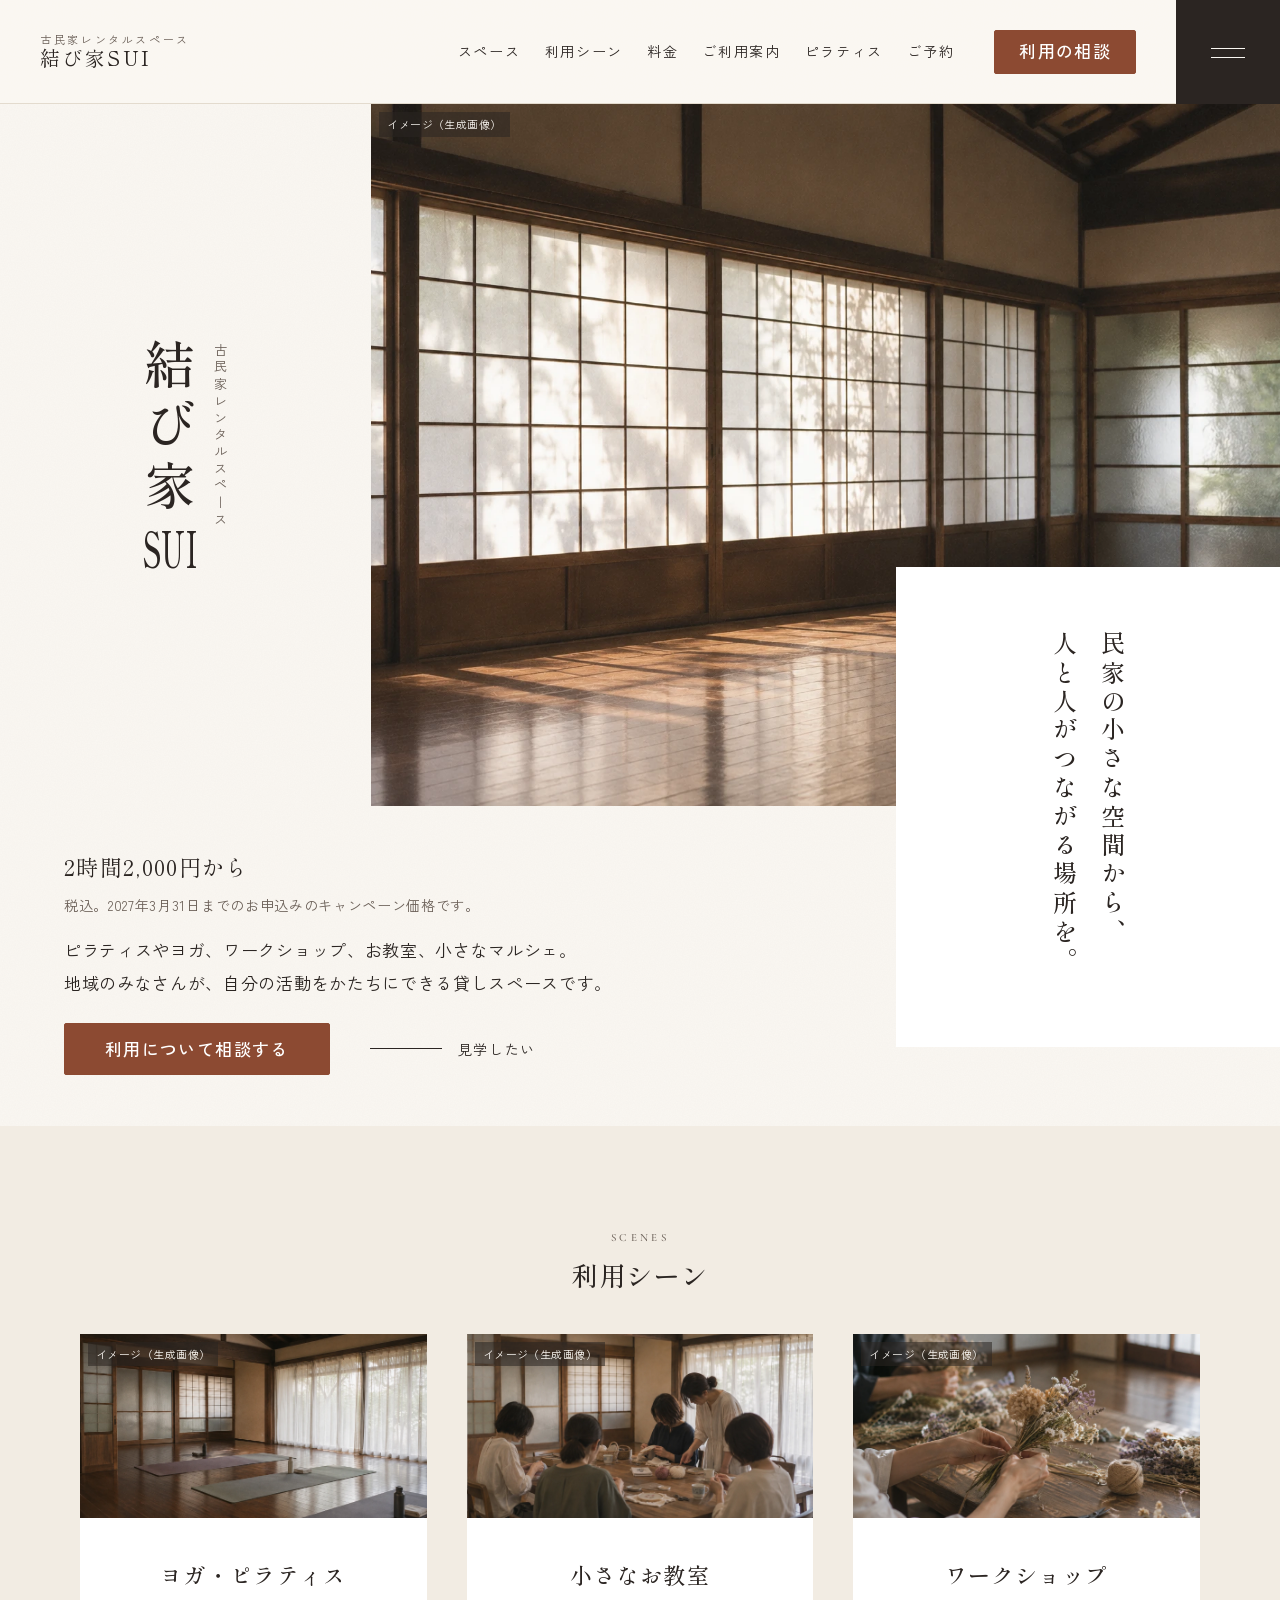
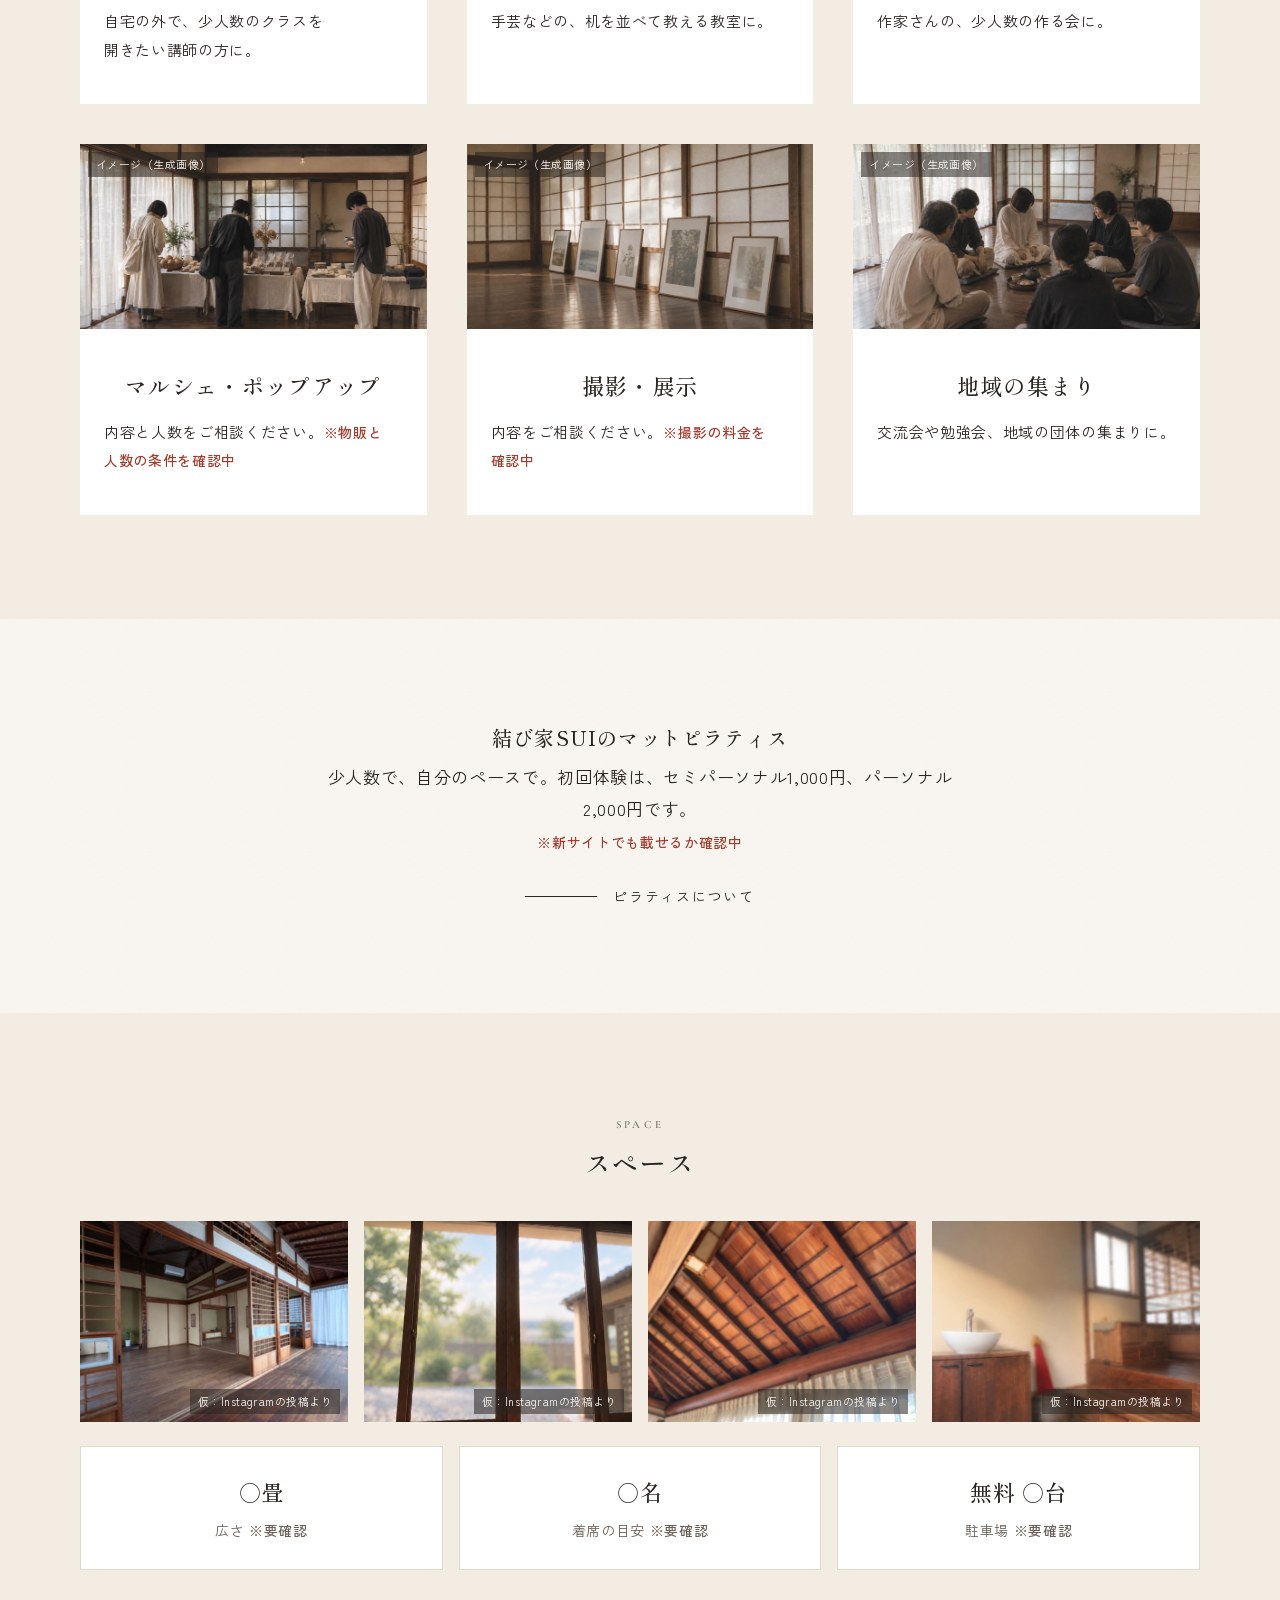
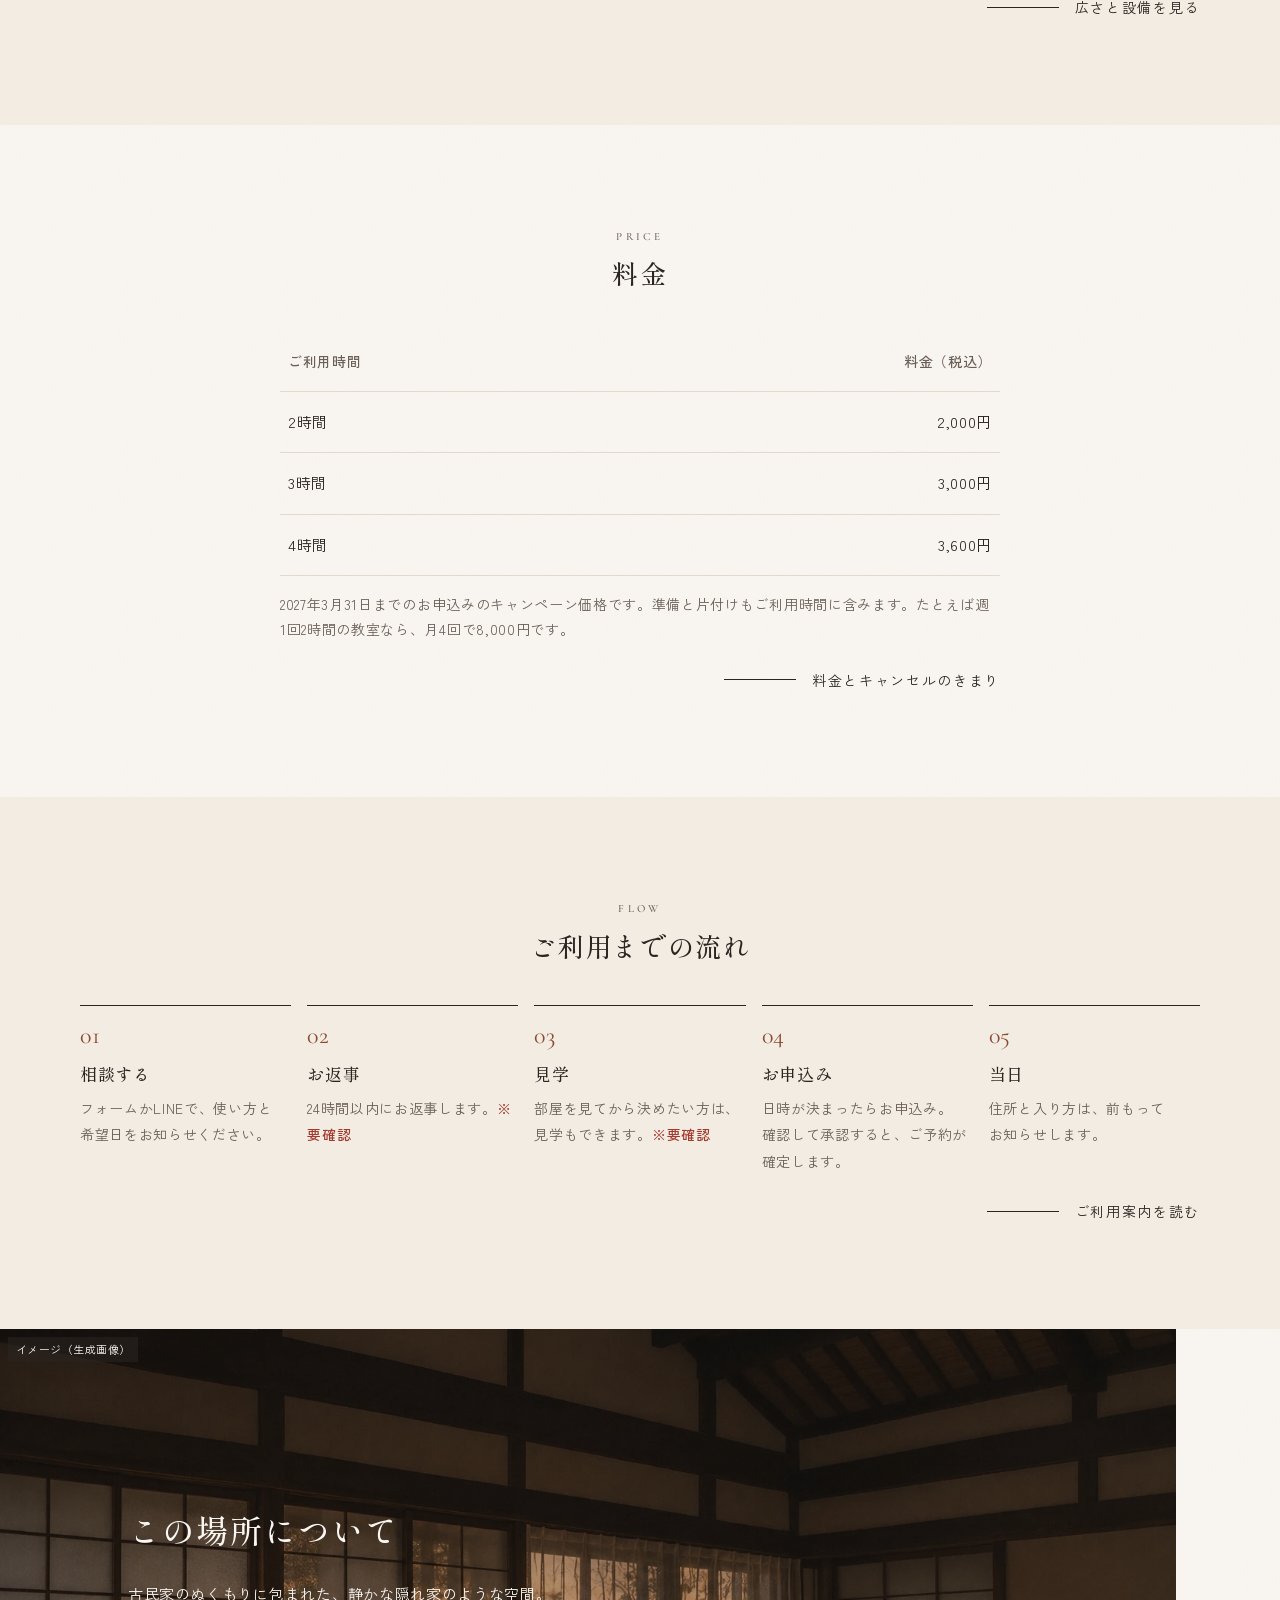
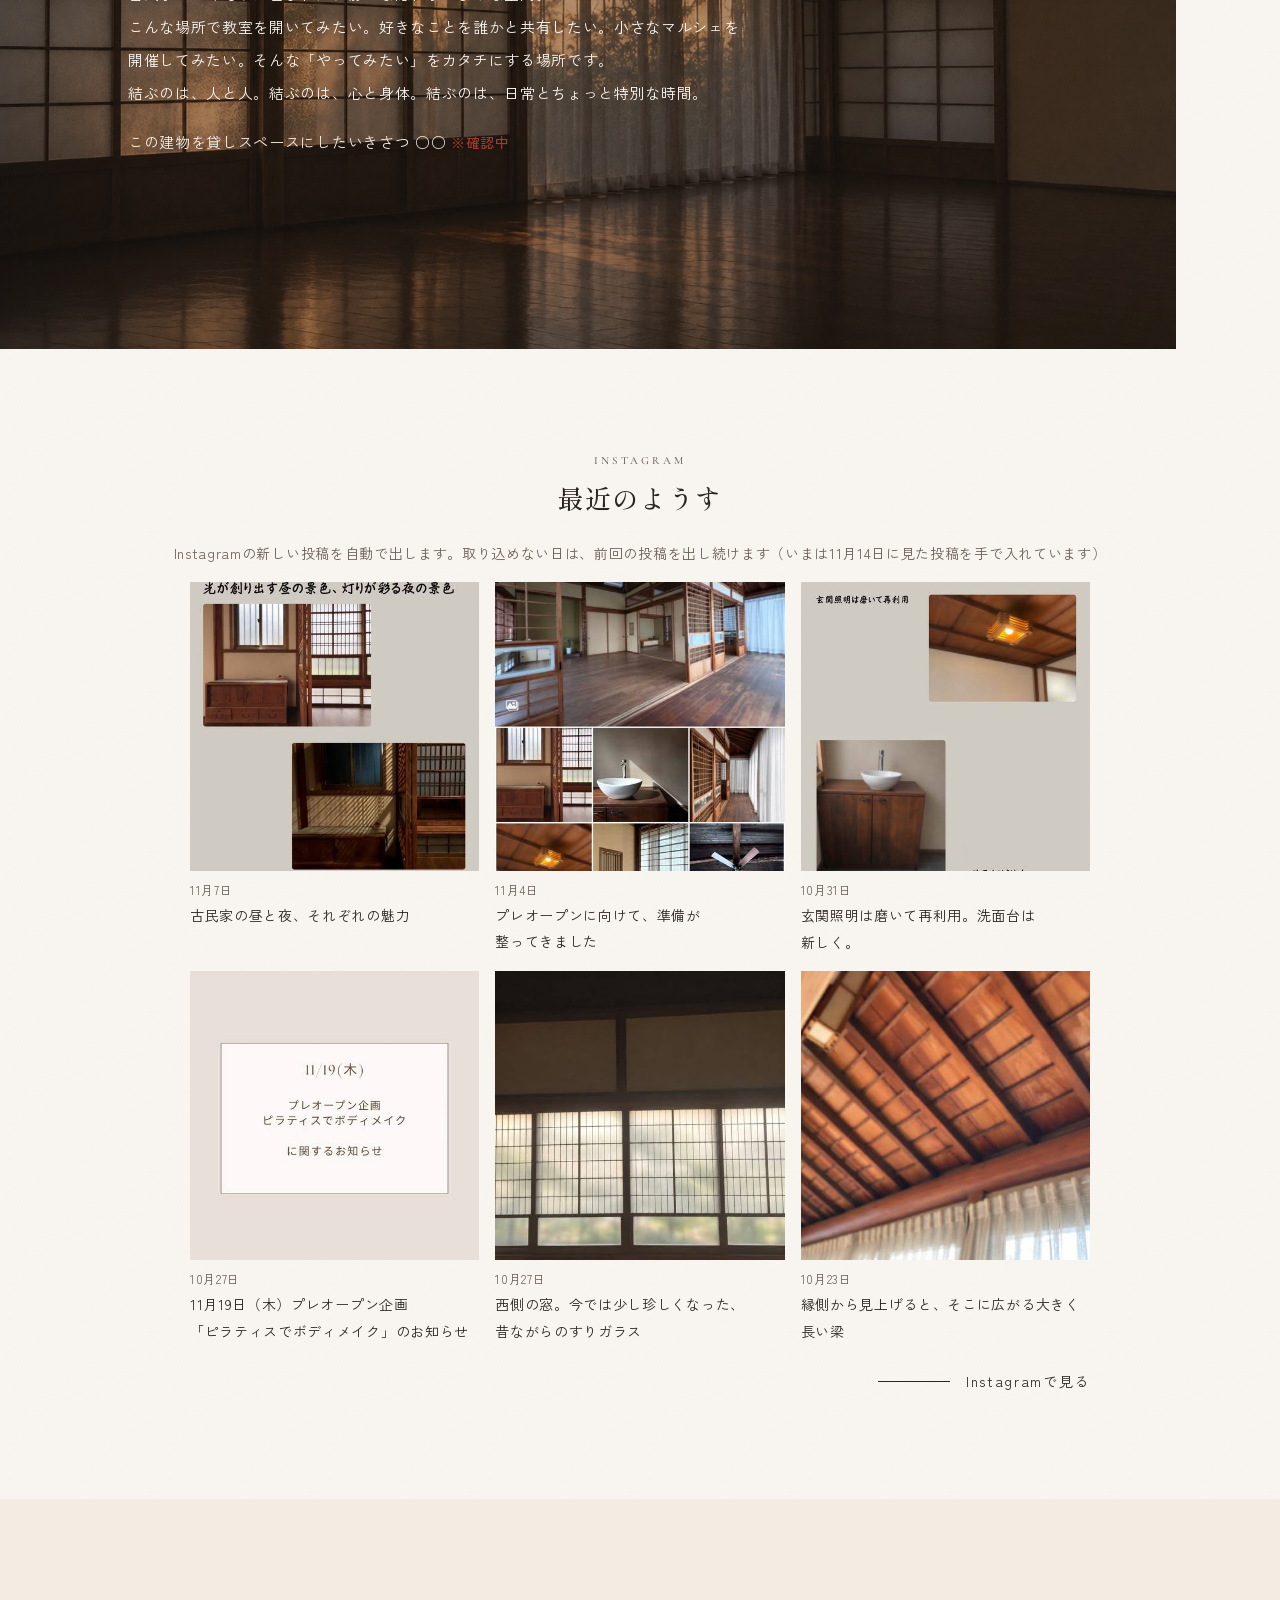
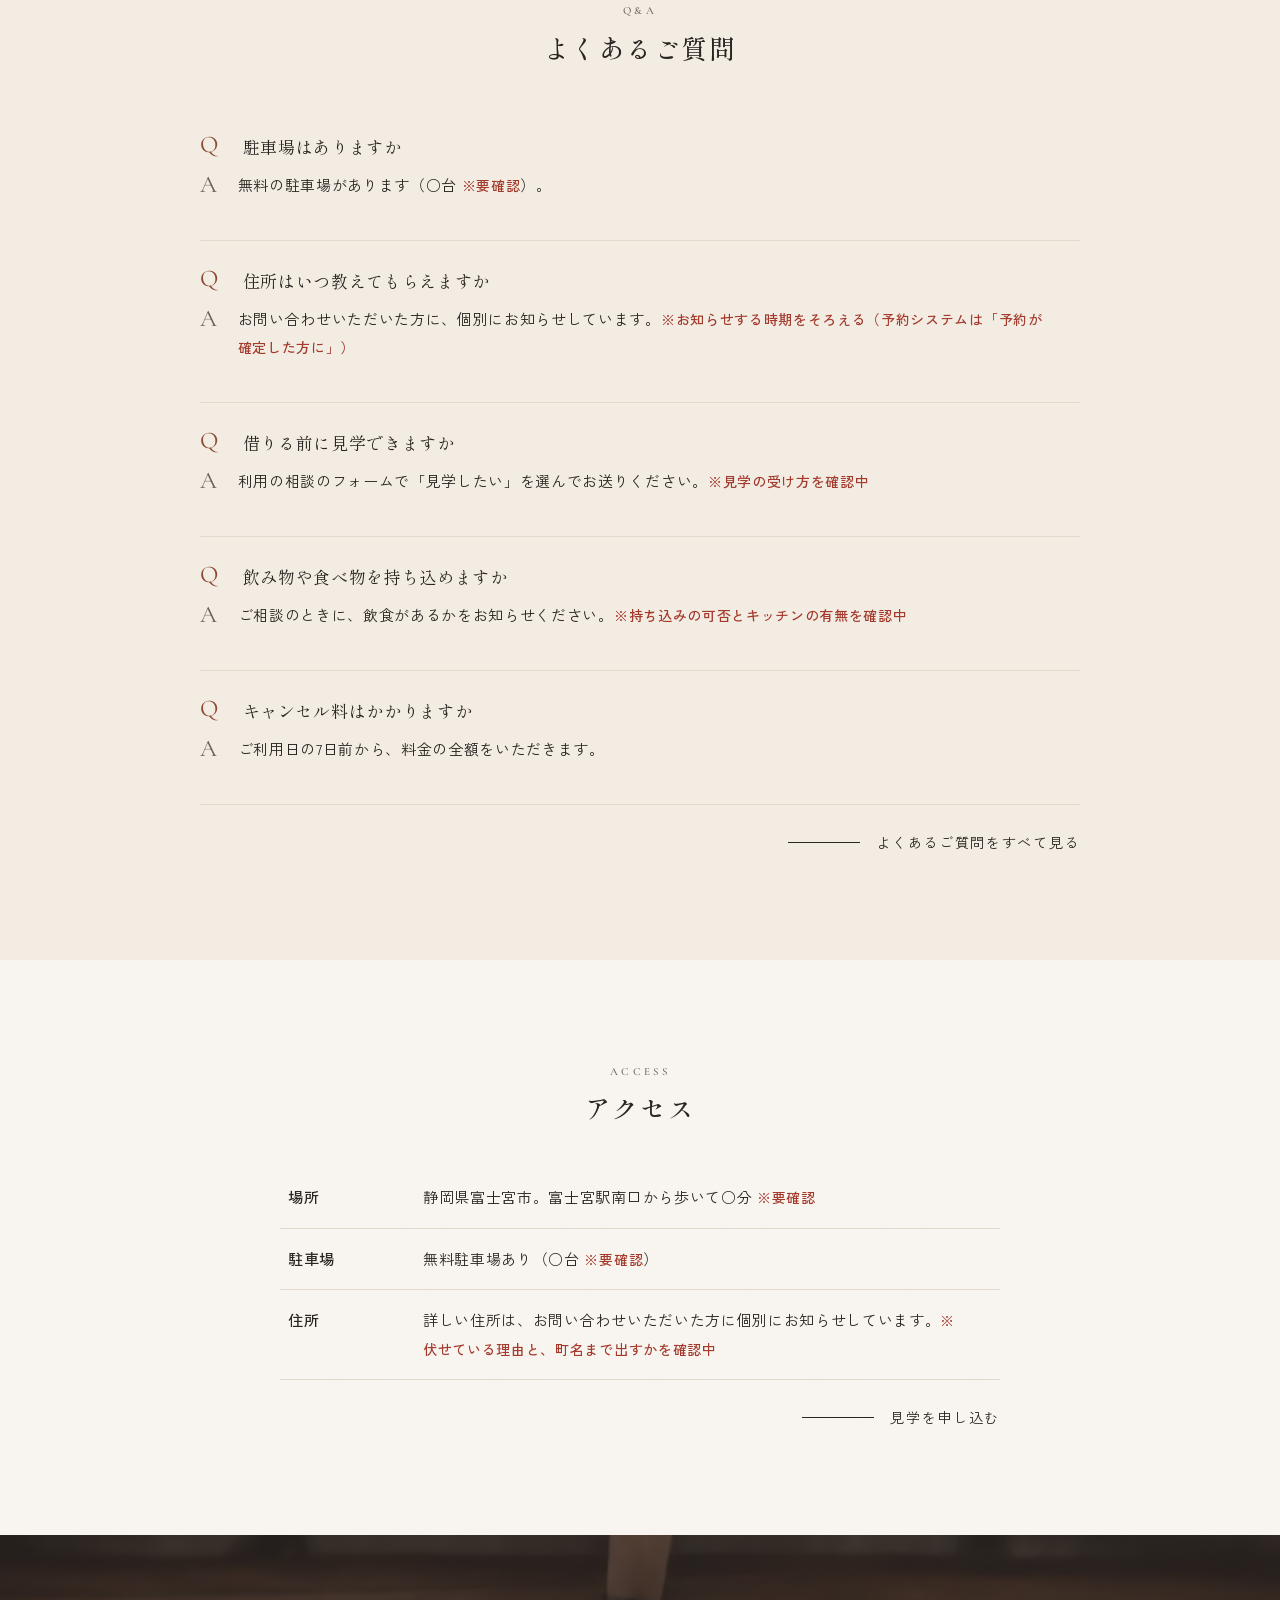
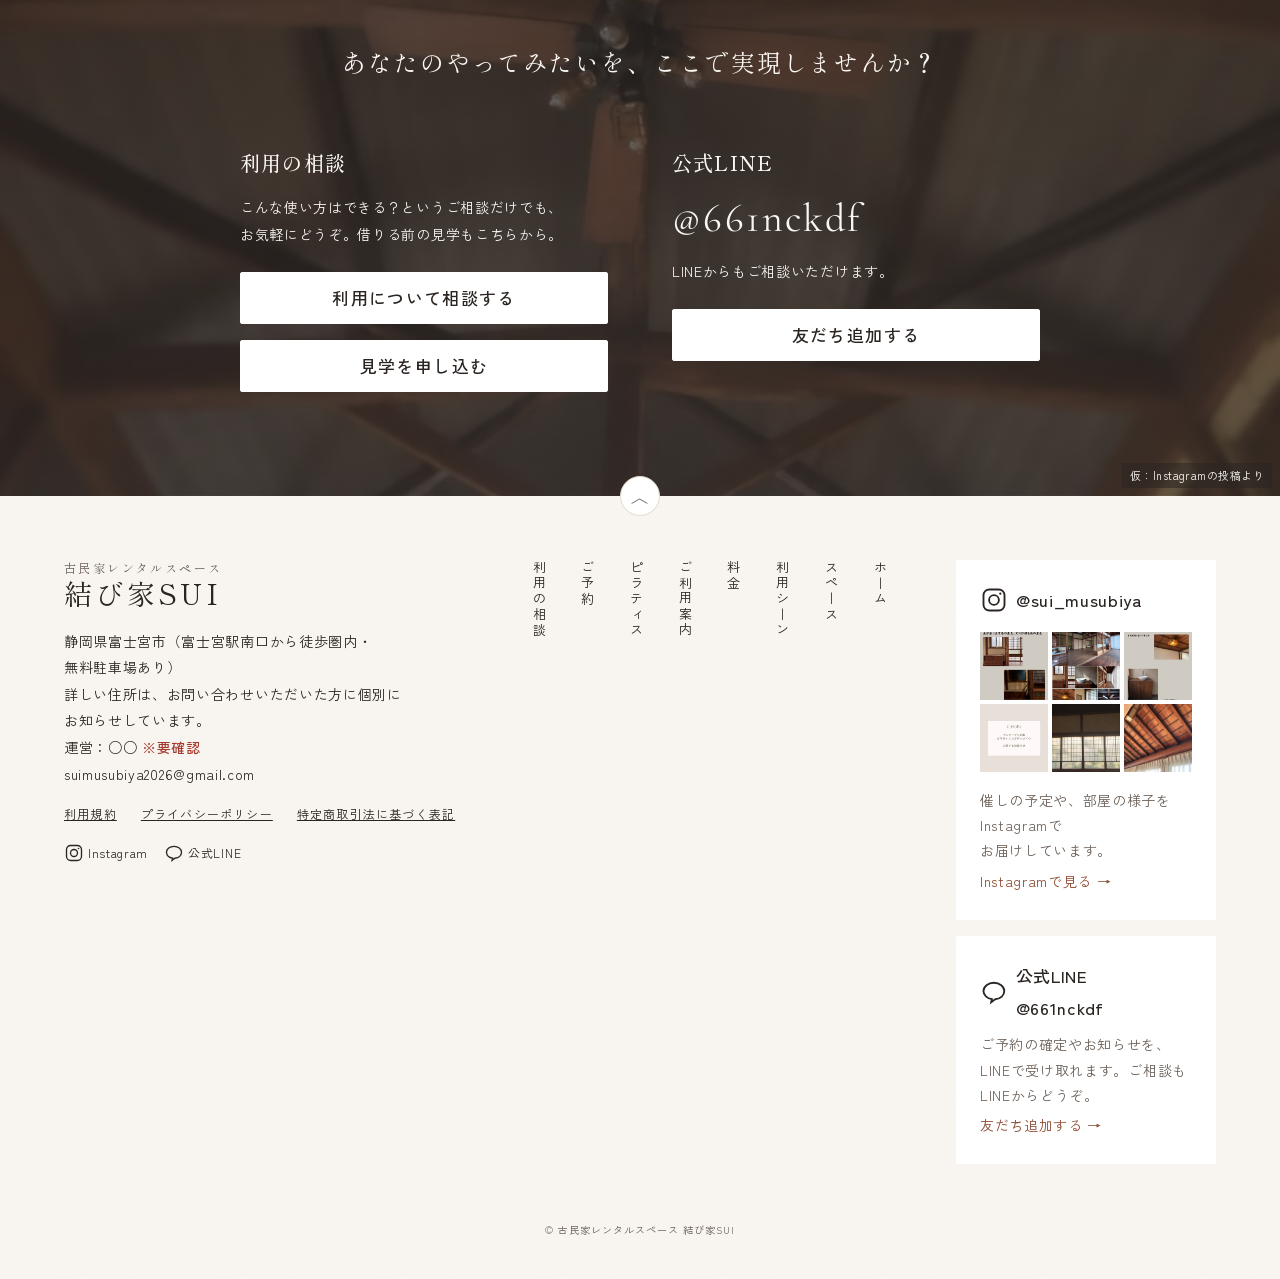
<file: index.html>
<!doctype html>
<html lang="ja">
<head>
<meta charset="utf-8">
<meta name="viewport" content="width=device-width, initial-scale=1">
<title>富士宮の古民家レンタルスペース｜結び家SUI（モック）</title>
<meta name="description" content="富士宮駅南口から徒歩圏内、無料駐車場あり。ヨガやピラティスの教室、ワークショップ、小さな集まりに使える貸しスペースです。2時間2,000円から（税込）。">
<link rel="preconnect" href="https://fonts.googleapis.com">
<link rel="preconnect" href="https://fonts.gstatic.com" crossorigin>
<link href="https://fonts.googleapis.com/css2?family=Cormorant+Garamond:wght@500&family=Shippori+Mincho:wght@500&family=Zen+Kaku+Gothic+New:wght@400;500&display=swap" rel="stylesheet">
<link rel="stylesheet" href="assets/site.css?v=12">
</head>
<body id="top">
<div data-include="header"></div>

<main>
  <!-- 1. ヒーロー：左にロゴ、右に写真、右下に縦書きの白枠。下に料金の一行と相談ボタン -->
  <div class="mv">
    <div class="mv-logo">
      <a href="index.html" aria-label="結び家SUI ホーム">
        <span class="sub">古民家レンタルスペース</span>
        <h1>結び家<span class="tcy">SUI</span></h1>
      </a>
    </div>
    <div class="ph dark mv-photo photo gen" style="background-image:url(assets/img/gen/top-hero.webp)" data-label="写真：障子越しの光が入る部屋（撮影予定）"></div>
    <div class="mv-copy">
      <h2>民家の小さな空間から、<br>人と人がつながる場所を。</h2>
    </div>
  </div>
  <div class="mv-cta">
    <p class="price">2時間2,000円から</p>
    <p class="price-note">税込。2027年3月31日までのお申込みのキャンペーン価格です。</p>
    <p class="lead">ピラティスやヨガ、ワークショップ、お教室、小さなマルシェ。地域のみなさんが、自分の活動をかたちにできる貸しスペースです。</p>
    <div class="btns">
      <a class="btn primary" href="contact.html">利用について相談する</a>
      <a class="line-link" href="contact.html?type=visit">見学したい</a>
    </div>
  </div>

  <!-- 2. 利用シーン -->
  <section class="pickup">
    <h2 class="sec-ttl"><small>Scenes</small>利用シーン</h2>
    <div class="pickup-grid">
      <a href="scenes.html#yoga-pilates">
        <div class="ph photo gen" style="background-image:url(assets/img/gen/scene-yoga.webp)" data-label="写真：マットを敷いた部屋"></div>
        <div class="box"><h3>ヨガ・ピラティス</h3><p>自宅の外で、少人数のクラスを開きたい講師の方に。</p></div>
      </a>
      <a href="scenes.html#class">
        <div class="ph photo gen" style="background-image:url(assets/img/gen/scene-class.webp)" data-label="写真：机を並べた教室"></div>
        <div class="box"><h3>小さなお教室</h3><p>手芸などの、机を並べて教える教室に。</p></div>
      </a>
      <a href="scenes.html#workshop">
        <div class="ph photo gen" style="background-image:url(assets/img/gen/scene-workshop.webp)" data-label="写真：ワークショップの手元"></div>
        <div class="box"><h3>ワークショップ</h3><p>作家さんの、少人数の作る会に。</p></div>
      </a>
      <a href="scenes.html#marche">
        <div class="ph photo gen" style="background-image:url(assets/img/gen/scene-marche.webp)" data-label="写真：小さなマルシェ"></div>
        <div class="box"><h3>マルシェ・ポップアップ</h3><p>内容と人数をご相談ください。<span class="todo">※物販と人数の条件を確認中</span></p></div>
      </a>
      <a href="scenes.html#photo">
        <div class="ph photo gen" style="background-image:url(assets/img/gen/scene-exhibit.webp)" data-label="写真：障子の壁"></div>
        <div class="box"><h3>撮影・展示</h3><p>内容をご相談ください。<span class="todo">※撮影の料金を確認中</span></p></div>
      </a>
      <a href="scenes.html#community">
        <div class="ph photo gen" style="background-image:url(assets/img/gen/scene-community.webp)" data-label="写真：輪になって話す集まり"></div>
        <div class="box"><h3>地域の集まり</h3><p>交流会や勉強会、地域の団体の集まりに。</p></div>
      </a>
    </div>
  </section>

  <!-- 主催のピラティス（新サイトでも載せる場合。CLIENT_QUESTIONS A10） -->
  <section class="sec">
    <div class="narrow" style="text-align:center">
      <h2 class="sub-ttl" style="margin-top:0">結び家SUIのマットピラティス</h2>
      <p>少人数で、自分のペースで。初回体験は、セミパーソナル1,000円、パーソナル2,000円です。<br><span class="todo">※新サイトでも載せるか確認中</span></p>
      <a class="line-link" href="pilates.html">ピラティスについて</a>
    </div>
  </section>

  <!-- 3. スペース -->
  <section class="sec tint">
    <h2 class="sec-ttl"><small>Space</small>スペース</h2>
    <div class="gallery four">
      <div class="ph photo" style="background-image:url(assets/img/photo/room.jpg)" data-label="写真：部屋の全景"></div>
      <div class="ph photo" style="background-image:url(assets/img/photo/garden.jpg)" data-label="写真：縁側と庭"></div>
      <div class="ph photo" style="background-image:url(assets/img/photo/beams.jpg)" data-label="写真：梁"></div>
      <div class="ph photo" style="background-image:url(assets/img/photo/genkan.jpg)" data-label="写真：玄関"></div>
    </div>
    <ul class="facts">
      <li><b>○畳</b><span>広さ <span class="todo">※要確認</span></span></li>
      <li><b>○名</b><span>着席の目安 <span class="todo">※要確認</span></span></li>
      <li><b>無料 ○台</b><span>駐車場 <span class="todo">※要確認</span></span></li>
    </ul>
    <div class="sec-foot" style="max-width:1120px;margin-left:auto;margin-right:auto"><a class="line-link" href="space.html">広さと設備を見る</a></div>
  </section>

  <!-- 4. 料金 -->
  <section class="sec">
    <h2 class="sec-ttl"><small>Price</small>料金</h2>
    <div class="narrow">
      <table class="t">
        <thead><tr><th>ご利用時間</th><th style="text-align:right">料金（税込）</th></tr></thead>
        <tbody>
          <tr><td>2時間</td><td class="num">2,000円</td></tr>
          <tr><td>3時間</td><td class="num">3,000円</td></tr>
          <tr><td>4時間</td><td class="num">3,600円</td></tr>
        </tbody>
      </table>
      <p class="note" style="margin-top:var(--s-3)">2027年3月31日までのお申込みのキャンペーン価格です。準備と片付けもご利用時間に含みます。たとえば週1回2時間の教室なら、月4回で8,000円です。</p>
      <div class="sec-foot"><a class="line-link" href="price.html">料金とキャンセルのきまり</a></div>
    </div>
  </section>

  <!-- 5. 利用までの流れ -->
  <section class="sec tint">
    <h2 class="sec-ttl"><small>Flow</small>ご利用までの流れ</h2>
    <ol class="flow">
      <li><b>相談する</b><p>フォームかLINEで、使い方と希望日をお知らせください。</p></li>
      <li><b>お返事</b><p>24時間以内にお返事します。<span class="todo">※要確認</span></p></li>
      <li><b>見学</b><p>部屋を見てから決めたい方は、見学もできます。<span class="todo">※要確認</span></p></li>
      <li><b>お申込み</b><p>日時が決まったらお申込み。確認して承認すると、ご予約が確定します。</p></li>
      <li><b>当日</b><p>住所と入り方は、前もってお知らせします。</p></li>
    </ol>
    <div class="sec-foot" style="max-width:1120px;margin-left:auto;margin-right:auto"><a class="line-link" href="guide.html">ご利用案内を読む</a></div>
  </section>

  <!-- 6. この場所について（要件定義書の Concept） -->
  <section class="band">
    <div class="band-inner">
      <div class="ph darker ph-bg photo gen" style="background-image:linear-gradient(rgba(43,37,34,.3),rgba(43,37,34,.3)),url(assets/img/gen/about-band.webp)" data-label="写真：木の床と柱のある部屋（撮影予定）"></div>
      <div class="txt">
        <h2>この場所について</h2>
        <p>古民家のぬくもりに包まれた、静かな隠れ家のような空間。<br>
        こんな場所で教室を開いてみたい。好きなことを誰かと共有したい。小さなマルシェを開催してみたい。そんな「やってみたい」をカタチにする場所です。<br>
        結ぶのは、人と人。結ぶのは、心と身体。結ぶのは、日常とちょっと特別な時間。</p>
        <p class="note" style="color:#F2ECE3">この建物を貸しスペースにしたいきさつ ○○ <span class="todo">※確認中</span></p>
      </div>
    </div>
  </section>

  <!-- 7. 最近のようす（Instagram） -->
  <section class="sec">
    <h2 class="sec-ttl"><small>Instagram</small>最近のようす</h2>
    <p class="note" style="text-align:center;margin-top:calc(-1 * var(--s-3))">Instagramの新しい投稿を自動で出します。取り込めない日は、前回の投稿を出し続けます（いまは11月14日に見た投稿を手で入れています）</p>
    <div class="ig-grid">
      <a href="https://www.instagram.com/p/DfcEiLHGvTW/" target="_blank" rel="noopener"><img src="assets/img/ig/DfcEiLHGvTW.jpg" alt="" loading="lazy"><p><time>11月7日</time>古民家の昼と夜、それぞれの魅力</p></a>
      <a href="https://www.instagram.com/p/DfWBV_NGq1J/" target="_blank" rel="noopener"><img src="assets/img/ig/DfWBV_NGq1J.jpg" alt="" loading="lazy"><p><time>11月4日</time>プレオープンに向けて、準備が整ってきました</p></a>
      <a href="https://www.instagram.com/p/DfKJiANmpR-/" target="_blank" rel="noopener"><img src="assets/img/ig/DfKJiANmpR-.jpg" alt="" loading="lazy"><p><time>10月31日</time>玄関照明は磨いて再利用。洗面台は新しく。</p></a>
      <a href="https://www.instagram.com/p/DfBBvKOk40o/" target="_blank" rel="noopener"><img src="assets/img/ig/DfBBvKOk40o.jpg" alt="" loading="lazy"><p><time>10月27日</time>11月19日（木）プレオープン企画「ピラティスでボディメイク」のお知らせ</p></a>
      <a href="https://www.instagram.com/p/DfBswfVtsW6/" target="_blank" rel="noopener"><img src="assets/img/ig/DfBswfVtsW6.jpg" alt="" loading="lazy"><p><time>10月27日</time>西側の窓。今では少し珍しくなった、昔ながらのすりガラス</p></a>
      <a href="https://www.instagram.com/p/De2xdJBTn5W/" target="_blank" rel="noopener"><img src="assets/img/ig/De2xdJBTn5W.jpg" alt="" loading="lazy"><p><time>10月23日</time>縁側から見上げると、そこに広がる大きく長い梁</p></a>
    </div>
    <div class="sec-foot" style="max-width:900px;margin-left:auto;margin-right:auto"><a class="line-link" href="https://www.instagram.com/sui_musubiya/" target="_blank" rel="noopener">Instagramで見る</a></div>
  </section>

  <!-- 8. よくある質問（5問。全部はご利用案内に） -->
  <section class="sec tint">
    <div class="qa">
      <h2 class="sec-ttl"><small>Q&amp;A</small>よくあるご質問</h2>
      <ul class="qa-list">
        <li><p class="q">駐車場はありますか</p><p class="a"><span>無料の駐車場があります（○台 <span class="todo">※要確認</span>）。</span></p></li>
        <li><p class="q">住所はいつ教えてもらえますか</p><p class="a"><span>お問い合わせいただいた方に、個別にお知らせしています。<span class="todo">※お知らせする時期をそろえる（予約システムは「予約が確定した方に」）</span></span></p></li>
        <li><p class="q">借りる前に見学できますか</p><p class="a"><span>利用の相談のフォームで「見学したい」を選んでお送りください。<span class="todo">※見学の受け方を確認中</span></span></p></li>
        <li><p class="q">飲み物や食べ物を持ち込めますか</p><p class="a"><span>ご相談のときに、飲食があるかをお知らせください。<span class="todo">※持ち込みの可否とキッチンの有無を確認中</span></span></p></li>
        <li><p class="q">キャンセル料はかかりますか</p><p class="a"><span>ご利用日の7日前から、料金の全額をいただきます。</span></p></li>
      </ul>
      <div class="sec-foot"><a class="line-link" href="guide.html#faq">よくあるご質問をすべて見る</a></div>
    </div>
  </section>

  <!-- 9. アクセス -->
  <section class="sec" id="access">
    <h2 class="sec-ttl"><small>Access</small>アクセス</h2>
    <div class="narrow">
      <table class="t">
        <tbody>
          <tr><th scope="row">場所</th><td>静岡県富士宮市。富士宮駅南口から歩いて○分 <span class="todo">※要確認</span></td></tr>
          <tr><th scope="row">駐車場</th><td>無料駐車場あり（○台 <span class="todo">※要確認</span>）</td></tr>
          <tr><th scope="row">住所</th><td>詳しい住所は、お問い合わせいただいた方に個別にお知らせしています。<span class="todo">※伏せている理由と、町名まで出すかを確認中</span></td></tr>
        </tbody>
      </table>
      <div class="sec-foot"><a class="line-link" href="contact.html?type=visit">見学を申し込む</a></div>
    </div>
  </section>
  <!-- 10. 最後の誘いは、フッターの上の帯（全ページ共通） -->
</main>

<div data-include="footer"></div>
<script src="assets/site.js?v=8"></script>
</body>
</html>
</file>
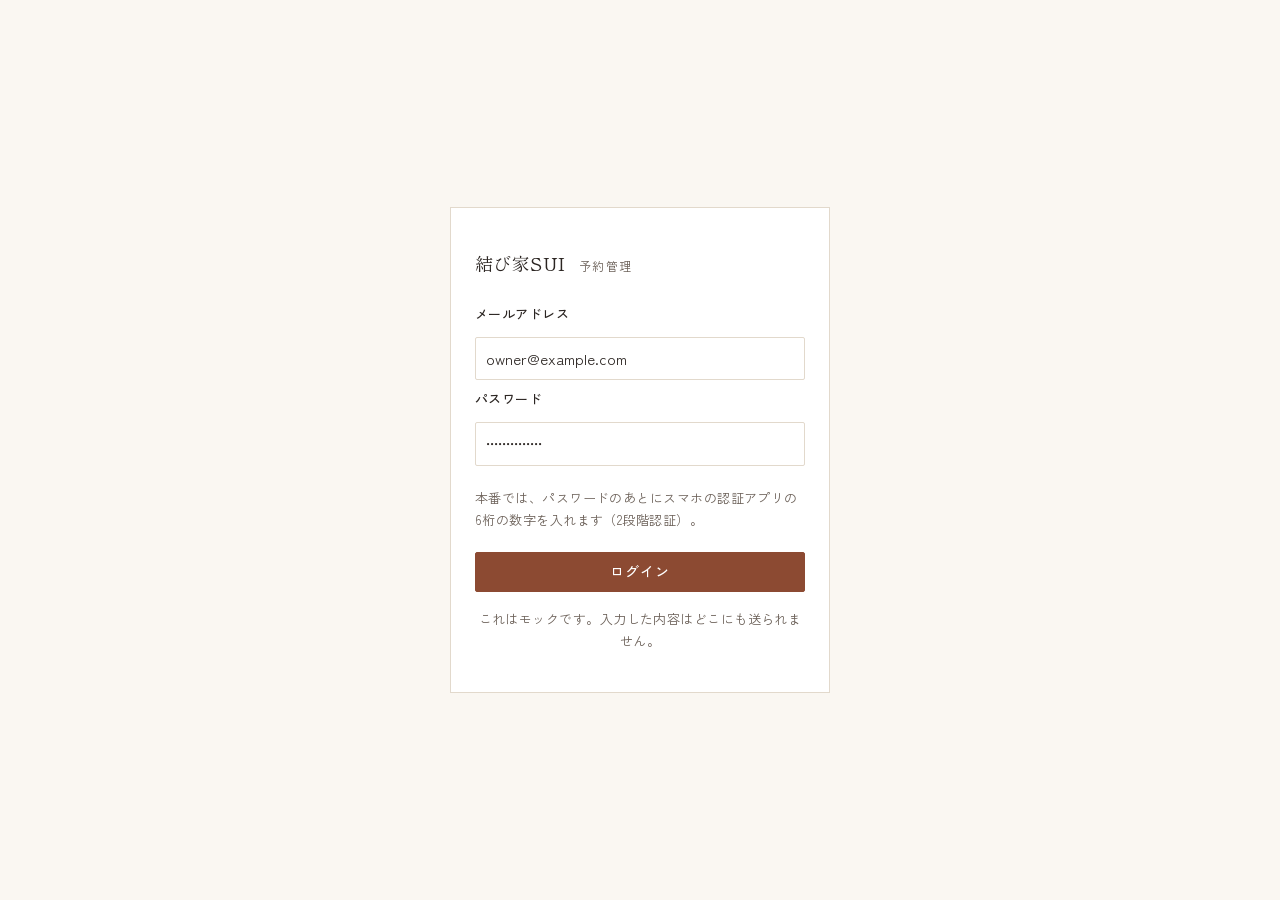
<file: admin/index.html>
<!doctype html>
<html lang="ja">
<head>
<meta charset="utf-8">
<meta name="viewport" content="width=device-width, initial-scale=1">
<meta name="robots" content="noindex">
<title>予約管理｜結び家SUI（モック）</title>
<link rel="preconnect" href="https://fonts.googleapis.com">
<link rel="preconnect" href="https://fonts.gstatic.com" crossorigin>
<link href="https://fonts.googleapis.com/css2?family=Shippori+Mincho:wght@500&family=Zen+Kaku+Gothic+New:wght@400;500;700&display=swap" rel="stylesheet">
<link rel="stylesheet" href="../assets/admin.css?v=8">
</head>
<body>

<!-- ログイン（モック） -->
<div class="login" id="login">
  <div class="login-card">
    <p class="brand">結び家SUI <span>予約管理</span></p>
    <label class="f" for="lg-mail">メールアドレス</label><input type="email" id="lg-mail" value="owner@example.com">
    <label class="f" for="lg-pass">パスワード</label><input type="password" id="lg-pass" value="dummy-password">
    <p class="note">本番では、パスワードのあとにスマホの認証アプリの6桁の数字を入れます（2段階認証）。</p>
    <button class="btn primary" type="button" id="lg-go">ログイン</button>
    <p class="note mock">これはモックです。入力した内容はどこにも送られません。</p>
  </div>
</div>

<div class="app hidden" id="app">
  <header class="top">
    <p class="brand">結び家SUI <span>予約管理</span></p>
    <p class="mock-badge">モック：データはすべて表示例です</p>
    <a class="site-link" href="../reserve.html" target="_blank" rel="noopener">ご予約のページを開く</a>
    <button class="logout" type="button" id="demo-reset">見本のデータに戻す</button>
    <button class="logout" type="button" id="logout">ログアウト</button>
  </header>
  <nav class="side" aria-label="管理メニュー">
    <a href="#dashboard" data-view="dashboard">ホーム</a>
    <a href="#requests" data-view="requests">レンタルの申込み <span class="badge" id="nav-pending"></span></a>
    <a href="#bookings" data-view="bookings">レッスン・イベント</a>
    <a href="#calendar" data-view="calendar">カレンダー</a>
    <a href="#slots" data-view="slots">枠と定員・休業日</a>
    <a href="#mails" data-view="mails">お客様へのお知らせ</a>
    <a href="#news" data-view="news">お知らせとInstagram</a>
    <a href="#settings" data-view="settings">料金と設定</a>
  </nav>
  <main class="main" id="main"></main>
  <div class="toast hidden" id="toast"></div>
</div>

<script src="../assets/mock-db.js?v=1"></script>
<script src="../assets/admin.js?v=8"></script>
</body>
</html>
</file>
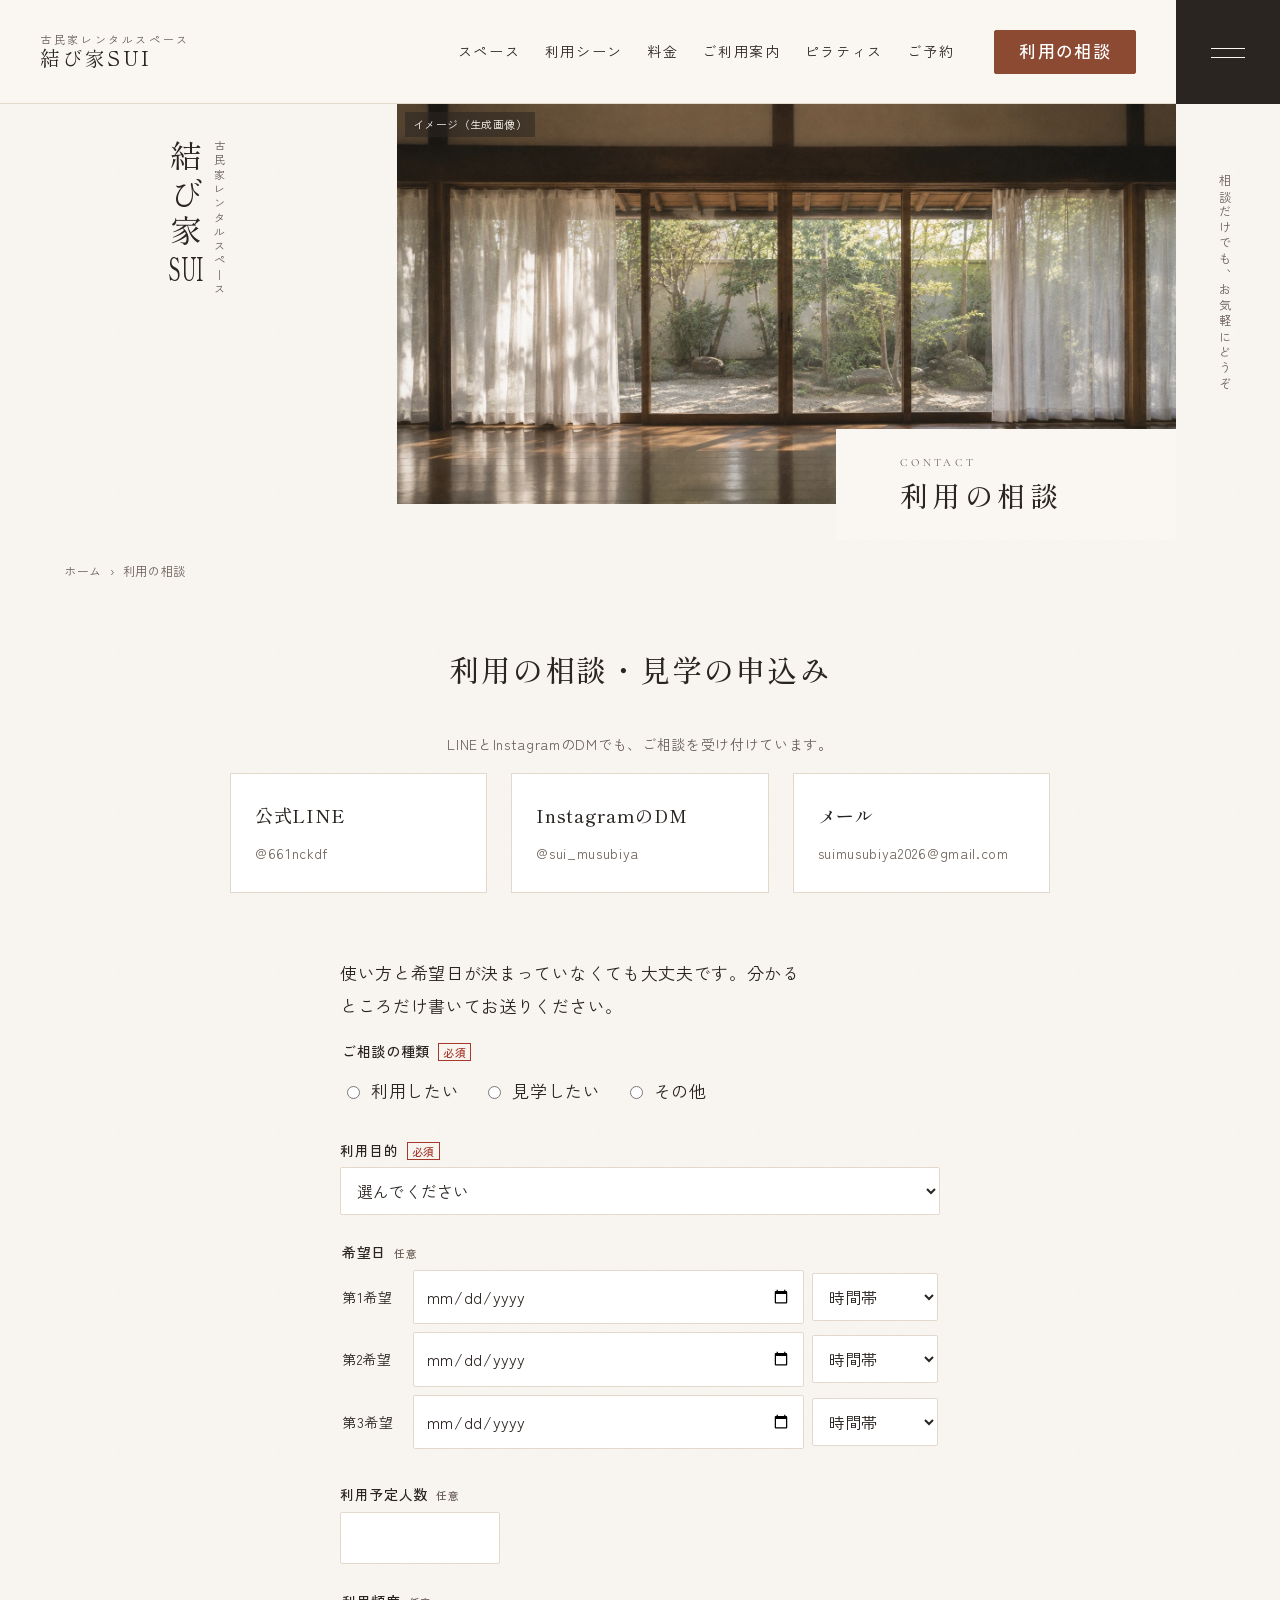
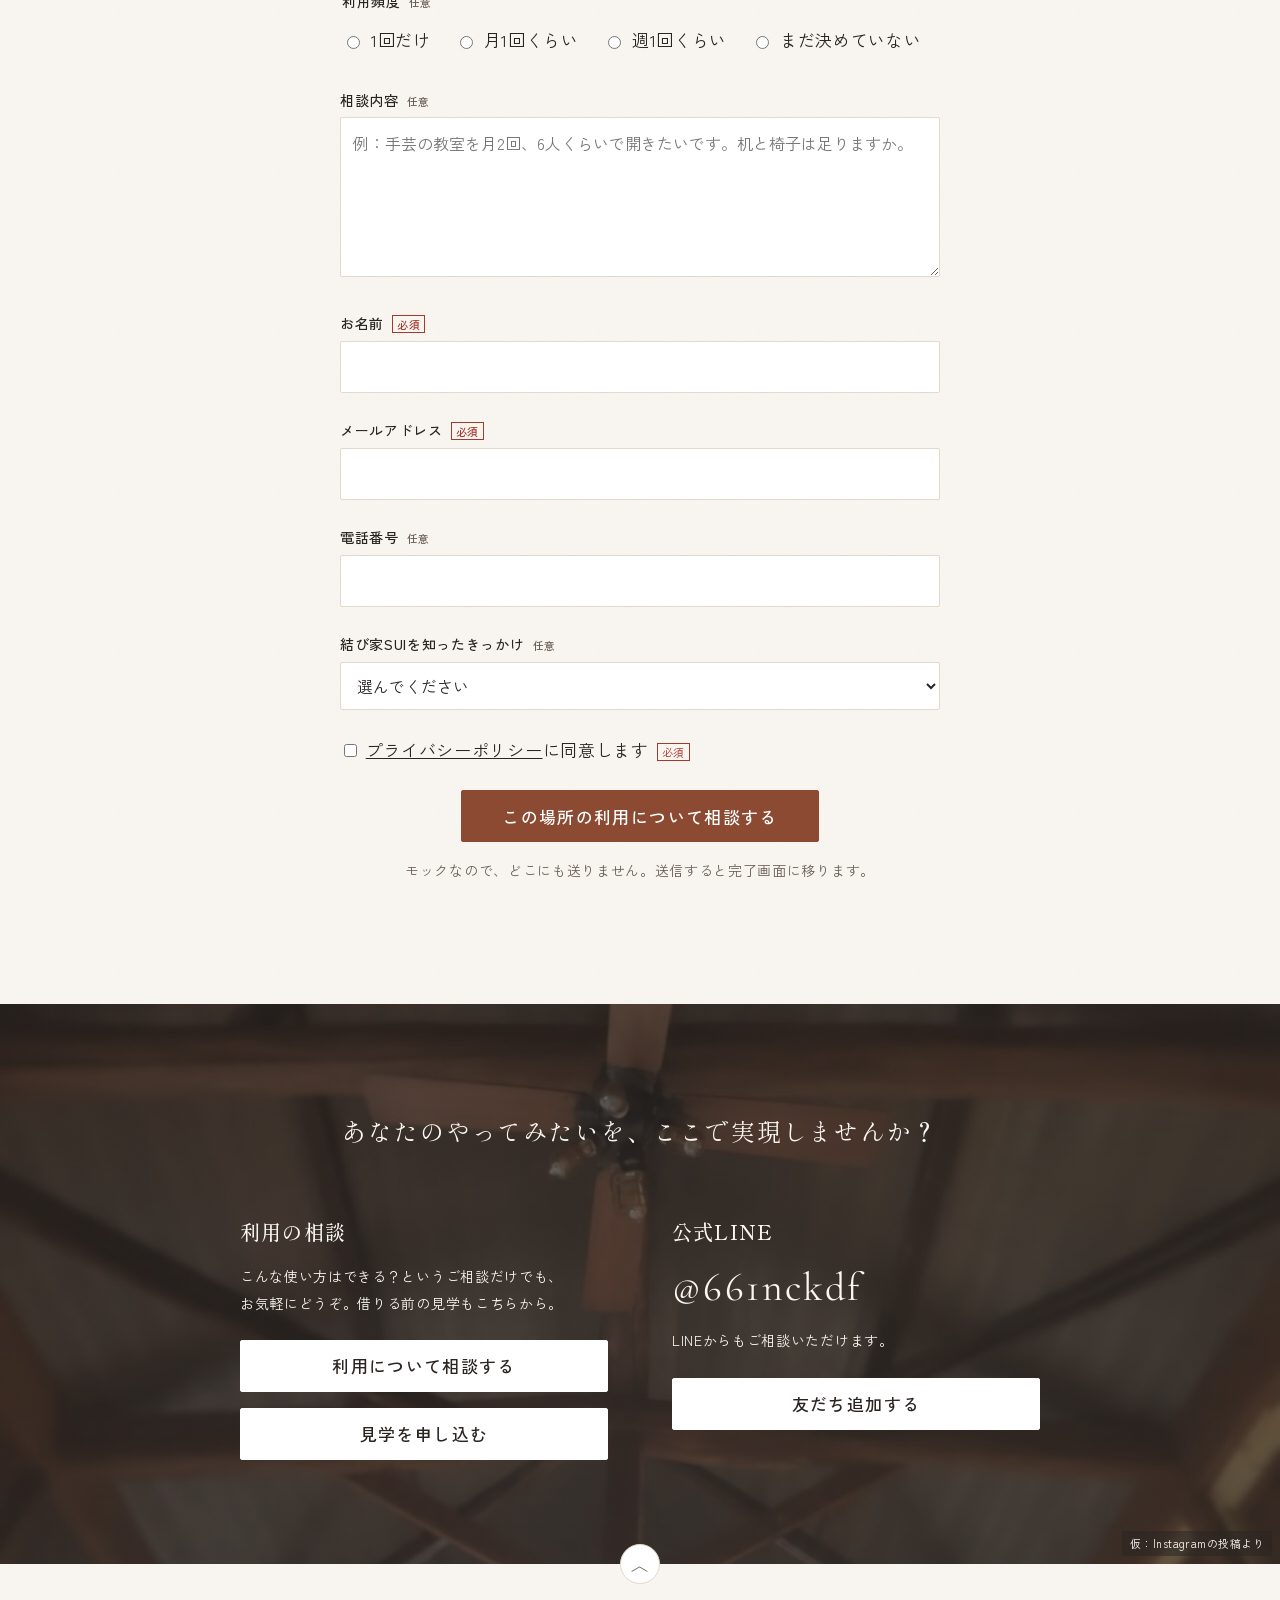
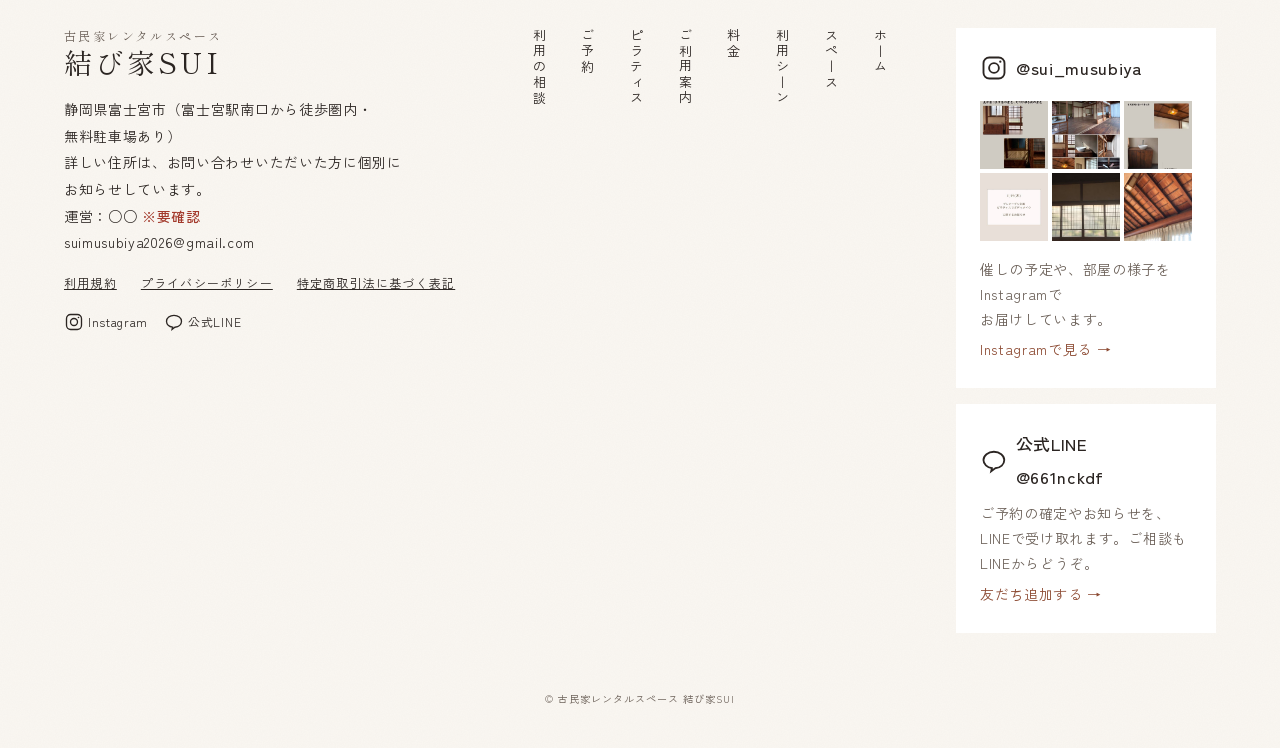
<file: contact.html>
<!doctype html>
<html lang="ja">
<head>
<meta charset="utf-8">
<meta name="viewport" content="width=device-width, initial-scale=1">
<title>利用の相談・見学の申込み｜結び家SUI（モック）</title>
<meta name="description" content="結び家SUIを使ってみたい方の相談と、見学の申込みのフォーム。公式LINEとInstagramのDMでも受け付けています。">
<link rel="preconnect" href="https://fonts.googleapis.com">
<link rel="preconnect" href="https://fonts.gstatic.com" crossorigin>
<link href="https://fonts.googleapis.com/css2?family=Cormorant+Garamond:wght@500&family=Shippori+Mincho:wght@500&family=Zen+Kaku+Gothic+New:wght@400;500&display=swap" rel="stylesheet">
<link rel="stylesheet" href="assets/site.css?v=12">
<style>
.ways { max-width: 900px; margin: 0 auto var(--s-6); padding: 0 var(--s-5); display: grid; grid-template-columns: repeat(3, 1fr); gap: var(--s-4); }
.ways a { background: var(--c-paper); border: 1px solid var(--c-line); padding: var(--s-4); text-decoration: none; display: block; }
.ways a:hover { border-color: var(--c-ink); }
.ways b { display: block; font-family: var(--f-head); font-weight: 500; font-size: 1.125rem; margin-bottom: var(--s-1); }
.form { max-width: 680px; margin: 0 auto; padding: 0 var(--s-5); }
.form .row { margin-bottom: var(--s-4); border: 0; padding: 0; }
.form legend { padding: 0; }
label.f, .form legend { display: block; font-size: var(--t-note); font-weight: 500; margin-bottom: var(--s-1); }
.req { font-size: 11px; color: var(--c-danger); border: 1px solid var(--c-danger); padding: 0 4px; margin-left: var(--s-2); }
.opt { font-size: 11px; color: var(--c-ink-muted); margin-left: var(--s-2); }
input[type=text], input[type=tel], input[type=email], input[type=date], input[type=number], select, textarea { width: 100%; font: inherit; font-size: 1rem; padding: 10px 12px; border: 1px solid var(--c-line); border-radius: 2px; background: var(--c-paper); color: var(--c-ink); }
textarea { min-height: 160px; }
.opts { display: flex; flex-wrap: wrap; gap: 0 var(--s-4); }
.opts label { display: inline-flex; align-items: center; gap: var(--s-2); min-height: 44px; }
.wish { display: grid; grid-template-columns: 4.5em 1fr 9em; gap: var(--s-2); align-items: center; margin-bottom: var(--s-2); font-size: var(--t-note); }
.hidden { display: none; }
@media (max-width: 767px) {
  .ways { grid-template-columns: 1fr; padding: 0 var(--s-3); }
  .form { padding: 0 var(--s-3); }
  .wish { grid-template-columns: 1fr 1fr; }
  .wish span { grid-column: 1 / -1; }
}
</style>
</head>
<body id="top" data-no-bar>
<div data-include="header"></div>

<main>
  <div class="pv">
    <a class="pv-logo" href="index.html"><span class="sub">古民家レンタルスペース</span><span class="name">結び家<span class="tcy">SUI</span></span></a>
    <div class="ph dark pv-photo photo gen" style="background-image:url(assets/img/gen/contact-top.webp)" data-label="写真：縁側（撮影予定）"></div>
    <div class="pv-ttl"><span class="label-en">Contact</span><h1>利用の相談</h1></div>
    <p class="pv-tagline">相談だけでも、お気軽にどうぞ</p>
  </div>
  <ul class="crumbs"><li><a href="index.html">ホーム</a></li><li>利用の相談</li></ul>

  <section class="page-sec" id="contact">
    <h2 class="page-ttl">利用の相談・見学の申込み</h2>
    <p class="note" style="text-align:center;padding:0 var(--s-3)">LINEとInstagramのDMでも、ご相談を受け付けています。</p>
    <div class="ways">
      <a href="https://lin.ee/OCzLIhO" target="_blank" rel="noopener"><b>公式LINE</b><span class="note">@661nckdf</span></a>
      <a href="https://www.instagram.com/sui_musubiya/" target="_blank" rel="noopener"><b>InstagramのDM</b><span class="note">@sui_musubiya</span></a>
      <a href="mailto:suimusubiya2026@gmail.com"><b>メール</b><span class="note">suimusubiya2026@gmail.com</span></a>
    </div>

    <form class="form" id="c-form" novalidate>
      <p>使い方と希望日が決まっていなくても大丈夫です。分かるところだけ書いてお送りください。</p>

      <fieldset class="row">
        <legend>ご相談の種類<span class="req">必須</span></legend>
        <div class="opts">
          <label><input type="radio" name="type" value="use"> 利用したい</label>
          <label><input type="radio" name="type" value="visit"> 見学したい</label>
          <label><input type="radio" name="type" value="other"> その他</label>
        </div>
      </fieldset>

      <div class="row"><label class="f" for="c-purpose">利用目的<span class="req">必須</span></label>
        <select id="c-purpose">
          <option value="">選んでください</option>
          <option value="yoga-pilates">ヨガ・ピラティス</option>
          <option value="class">小さなお教室</option>
          <option value="workshop">ワークショップ</option>
          <option value="marche">マルシェ・ポップアップ</option>
          <option value="photo">撮影・展示</option>
          <option value="community">地域の集まり</option>
          <option value="other">その他</option>
        </select></div>

      <fieldset class="row">
        <legend>希望日<span class="opt">任意</span></legend>
        <div class="wish"><span>第1希望</span><input type="date" aria-label="第1希望の日付"><select aria-label="第1希望の時間帯"><option>時間帯</option><option>午前</option><option>午後</option><option>夜</option></select></div>
        <div class="wish"><span>第2希望</span><input type="date" aria-label="第2希望の日付"><select aria-label="第2希望の時間帯"><option>時間帯</option><option>午前</option><option>午後</option><option>夜</option></select></div>
        <div class="wish"><span>第3希望</span><input type="date" aria-label="第3希望の日付"><select aria-label="第3希望の時間帯"><option>時間帯</option><option>午前</option><option>午後</option><option>夜</option></select></div>
      </fieldset>

      <div class="row"><label class="f" for="c-people">利用予定人数<span class="opt">任意</span></label><input type="number" id="c-people" min="1" inputmode="numeric" style="max-width:10em"></div>

      <fieldset class="row">
        <legend>利用頻度<span class="opt">任意</span></legend>
        <div class="opts">
          <label><input type="radio" name="freq"> 1回だけ</label>
          <label><input type="radio" name="freq"> 月1回くらい</label>
          <label><input type="radio" name="freq"> 週1回くらい</label>
          <label><input type="radio" name="freq"> まだ決めていない</label>
        </div>
      </fieldset>

      <div class="row"><label class="f" for="c-body">相談内容<span class="opt">任意</span></label><textarea id="c-body" placeholder="例：手芸の教室を月2回、6人くらいで開きたいです。机と椅子は足りますか。"></textarea></div>

      <div class="row"><label class="f" for="c-name">お名前<span class="req">必須</span></label><input type="text" id="c-name" autocomplete="name"></div>
      <div class="row"><label class="f" for="c-mail">メールアドレス<span class="req">必須</span></label><input type="email" id="c-mail" autocomplete="email"></div>
      <div class="row"><label class="f" for="c-tel">電話番号<span class="opt">任意</span></label><input type="tel" id="c-tel" autocomplete="tel"></div>

      <div class="row"><label class="f" for="c-from">結び家SUIを知ったきっかけ<span class="opt">任意</span></label>
        <select id="c-from">
          <option value="">選んでください</option>
          <option>Google検索</option><option>Googleマップ</option><option>Instagram</option><option>公式LINE</option><option>知人の紹介</option><option>掲載サイト</option><option>その他</option>
        </select></div>

      <div class="row"><label><input type="checkbox" id="c-agree"> <a href="#">プライバシーポリシー</a>に同意します</label><span class="req">必須</span></div>

      <p class="todo hidden" id="c-err" role="alert">ご相談の種類、利用目的、お名前、メールアドレスを入れ、プライバシーポリシーに同意してください。</p>
      <p style="text-align:center"><button class="btn primary" type="submit" id="c-send">この場所の利用について相談する</button></p>
      <p class="note" style="text-align:center">モックなので、どこにも送りません。送信すると完了画面に移ります。</p>
    </form>
  </section>
</main>

<div data-include="footer"></div>
<script src="assets/site.js?v=8"></script>
<script>
// 見本の動き：利用シーンのボタンから来たら目的を、「見学したい」から来たら種類を選んだ状態で開く。
const q = new URLSearchParams(location.search);
const send = document.getElementById("c-send");
const setLabel = () => {
  const t = document.querySelector('input[name="type"]:checked');
  send.textContent = t && t.value === "visit" ? "見学を申し込む" : "この場所の利用について相談する";
};
const preType = q.get("type") === "visit" ? "visit" : (q.get("purpose") ? "use" : null);
if (preType) document.querySelector(`input[name="type"][value="${preType}"]`).checked = true;
if (q.get("purpose")) document.getElementById("c-purpose").value = q.get("purpose");
document.querySelectorAll('input[name="type"]').forEach((r) => r.addEventListener("change", setLabel));
setLabel();

document.getElementById("c-form").addEventListener("submit", (e) => {
  e.preventDefault();
  const t = document.querySelector('input[name="type"]:checked');
  const ok = t && ["c-purpose", "c-name", "c-mail"].every((id) => document.getElementById(id).value.trim()) && document.getElementById("c-agree").checked;
  document.getElementById("c-err").classList.toggle("hidden", ok);
  if (ok) location.href = "thanks.html" + (t.value === "visit" ? "?type=visit" : "");
});
</script>
</body>
</html>
</file>
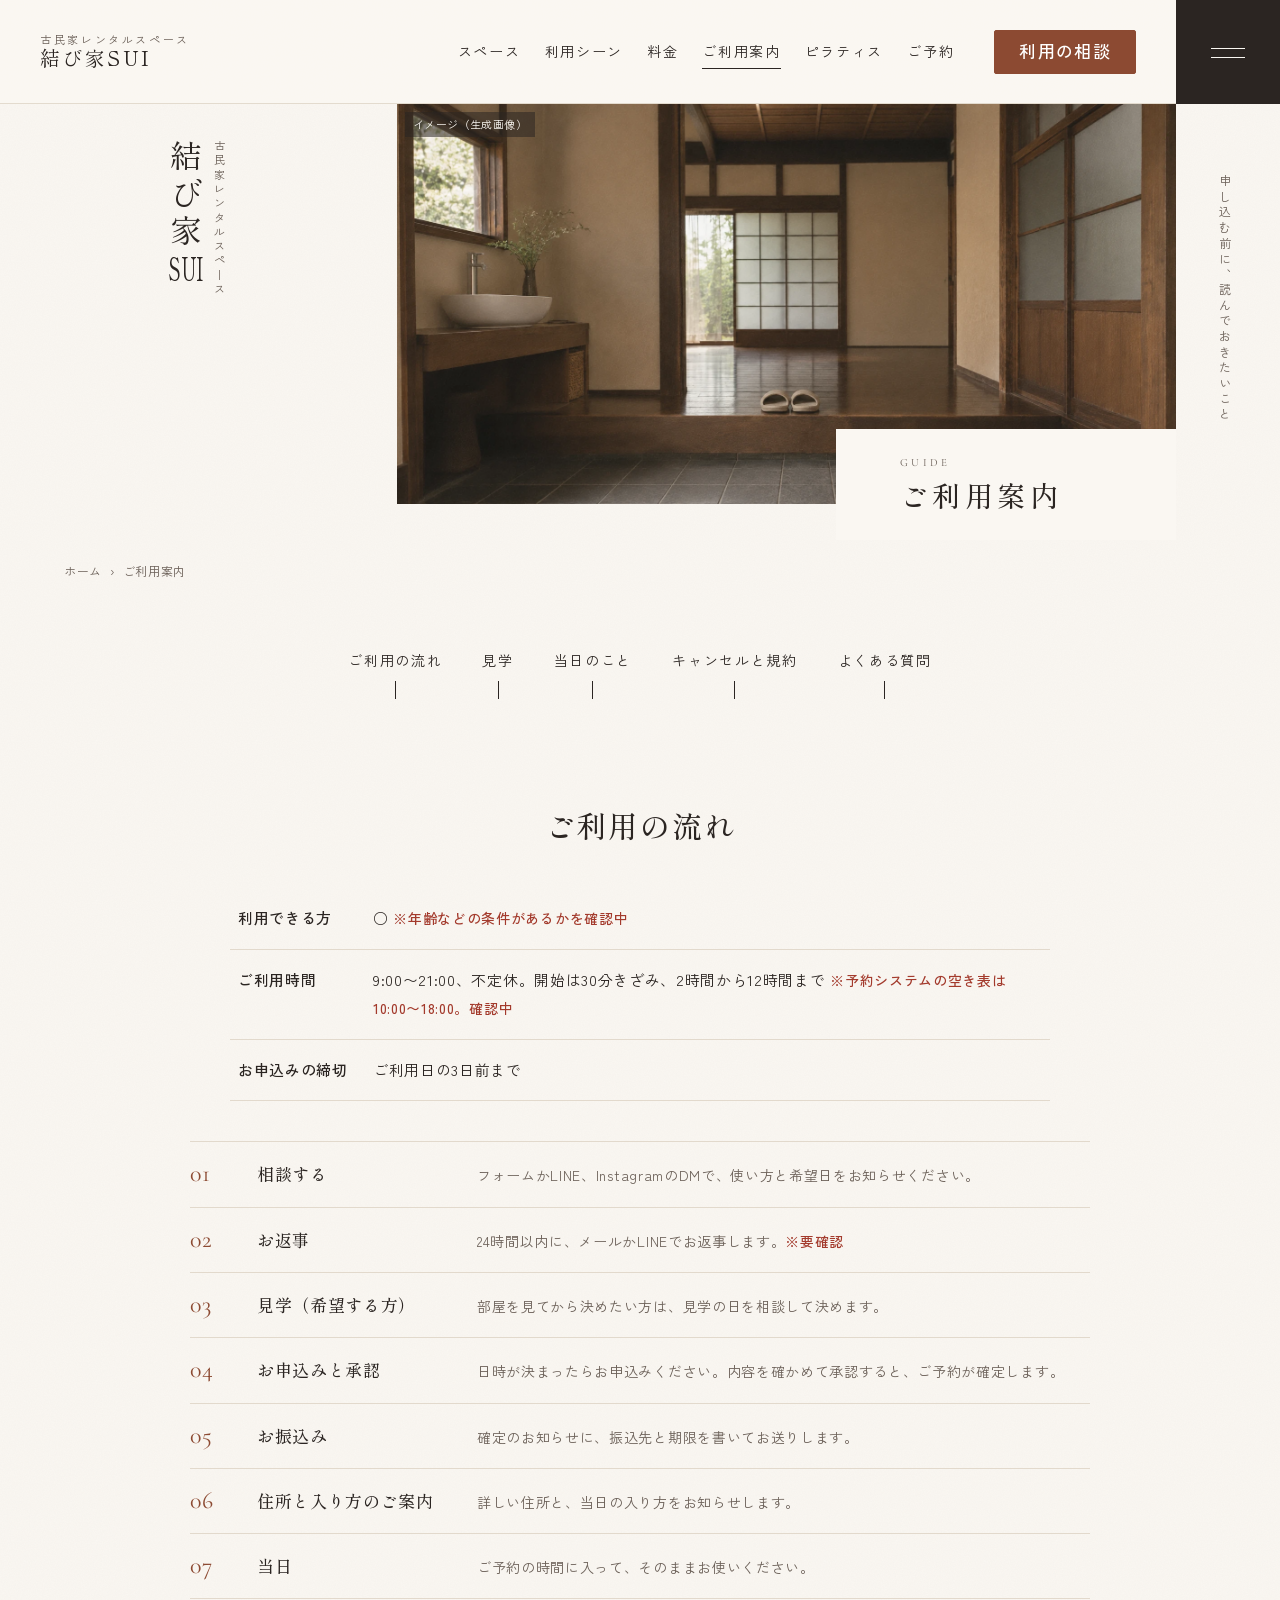
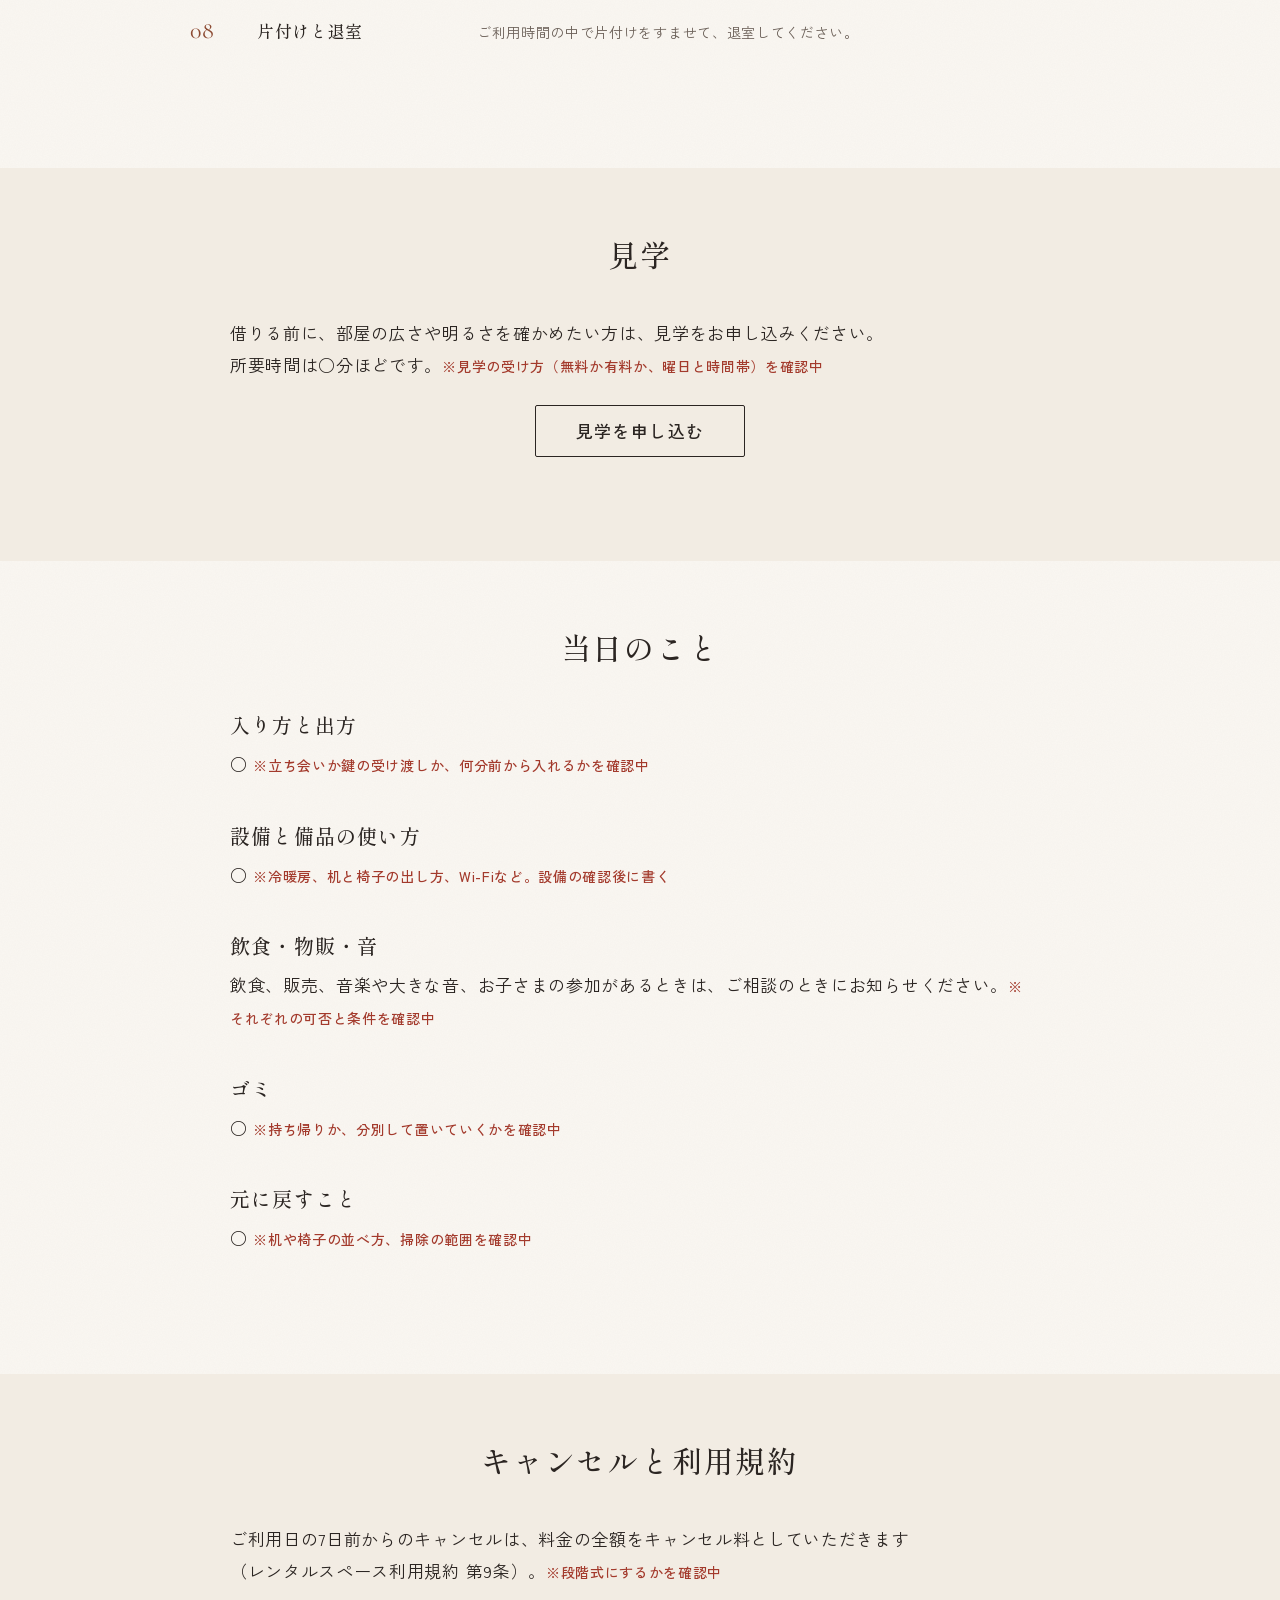
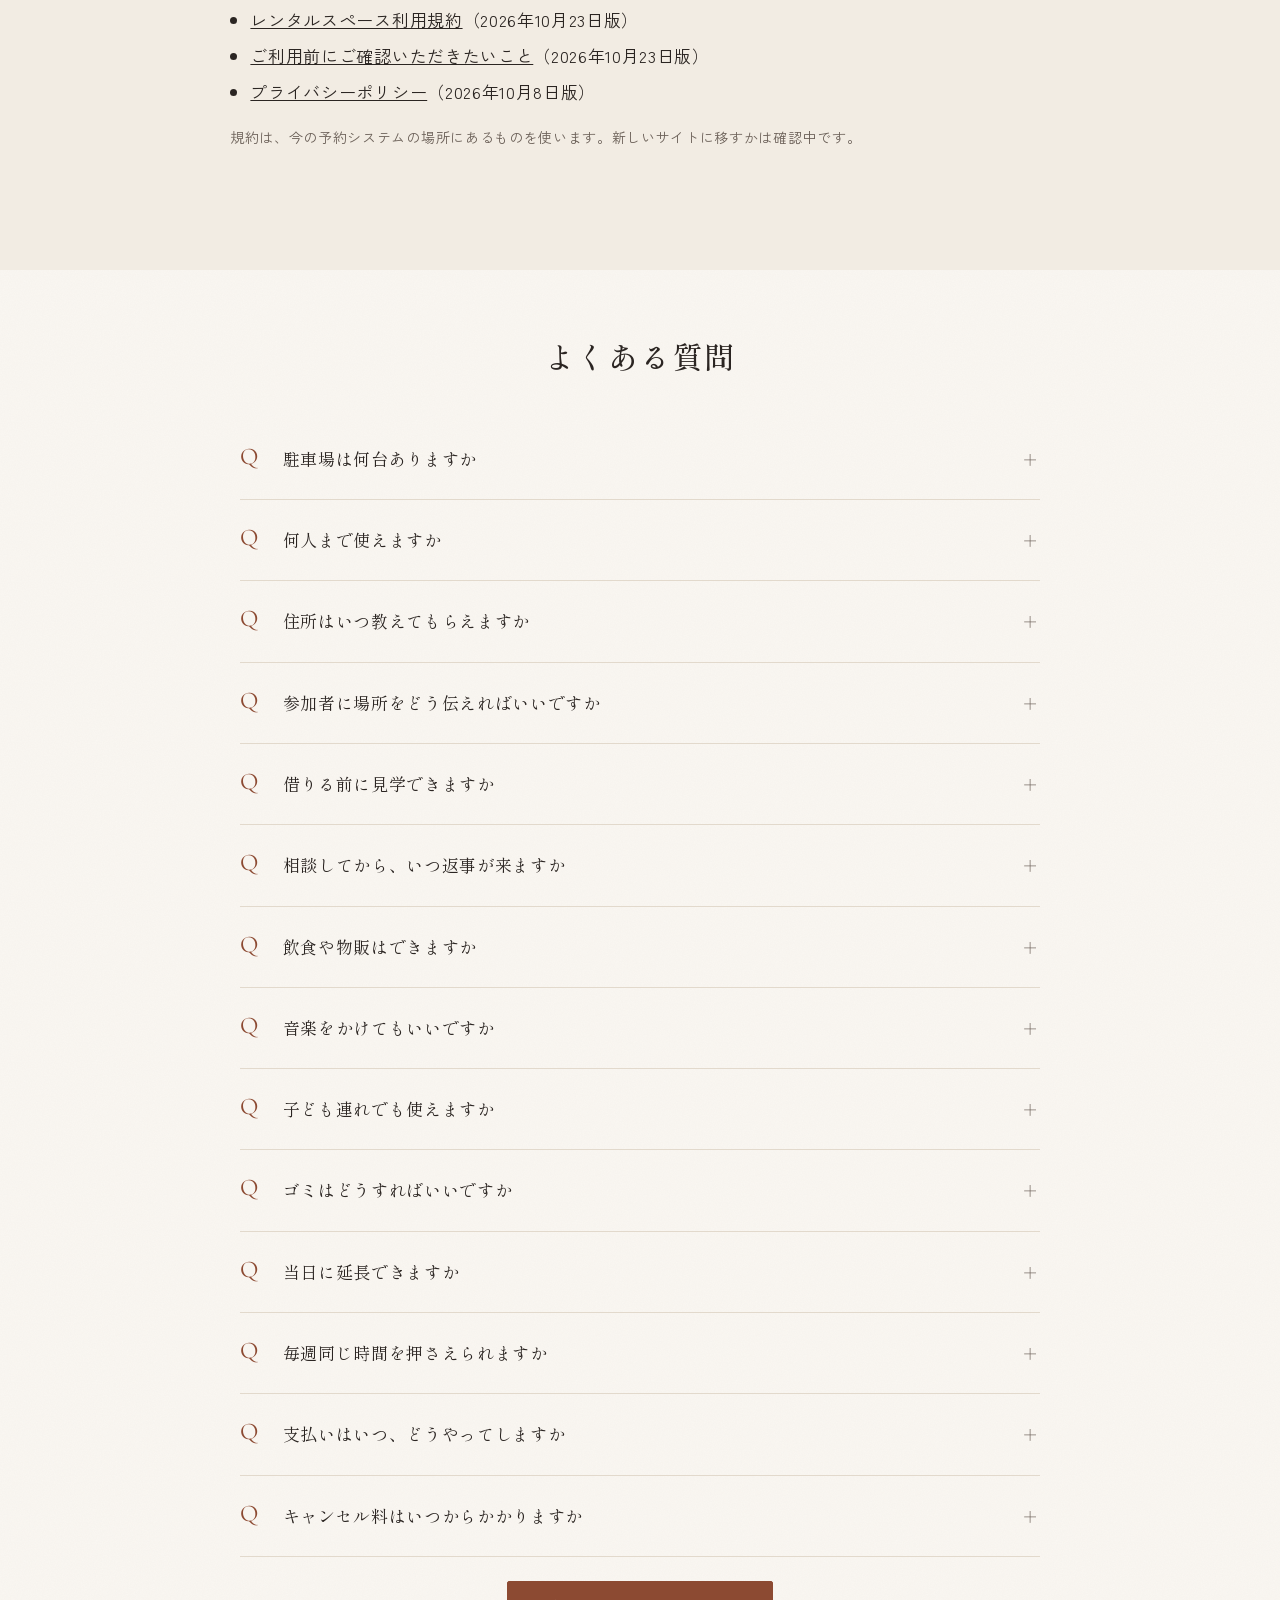
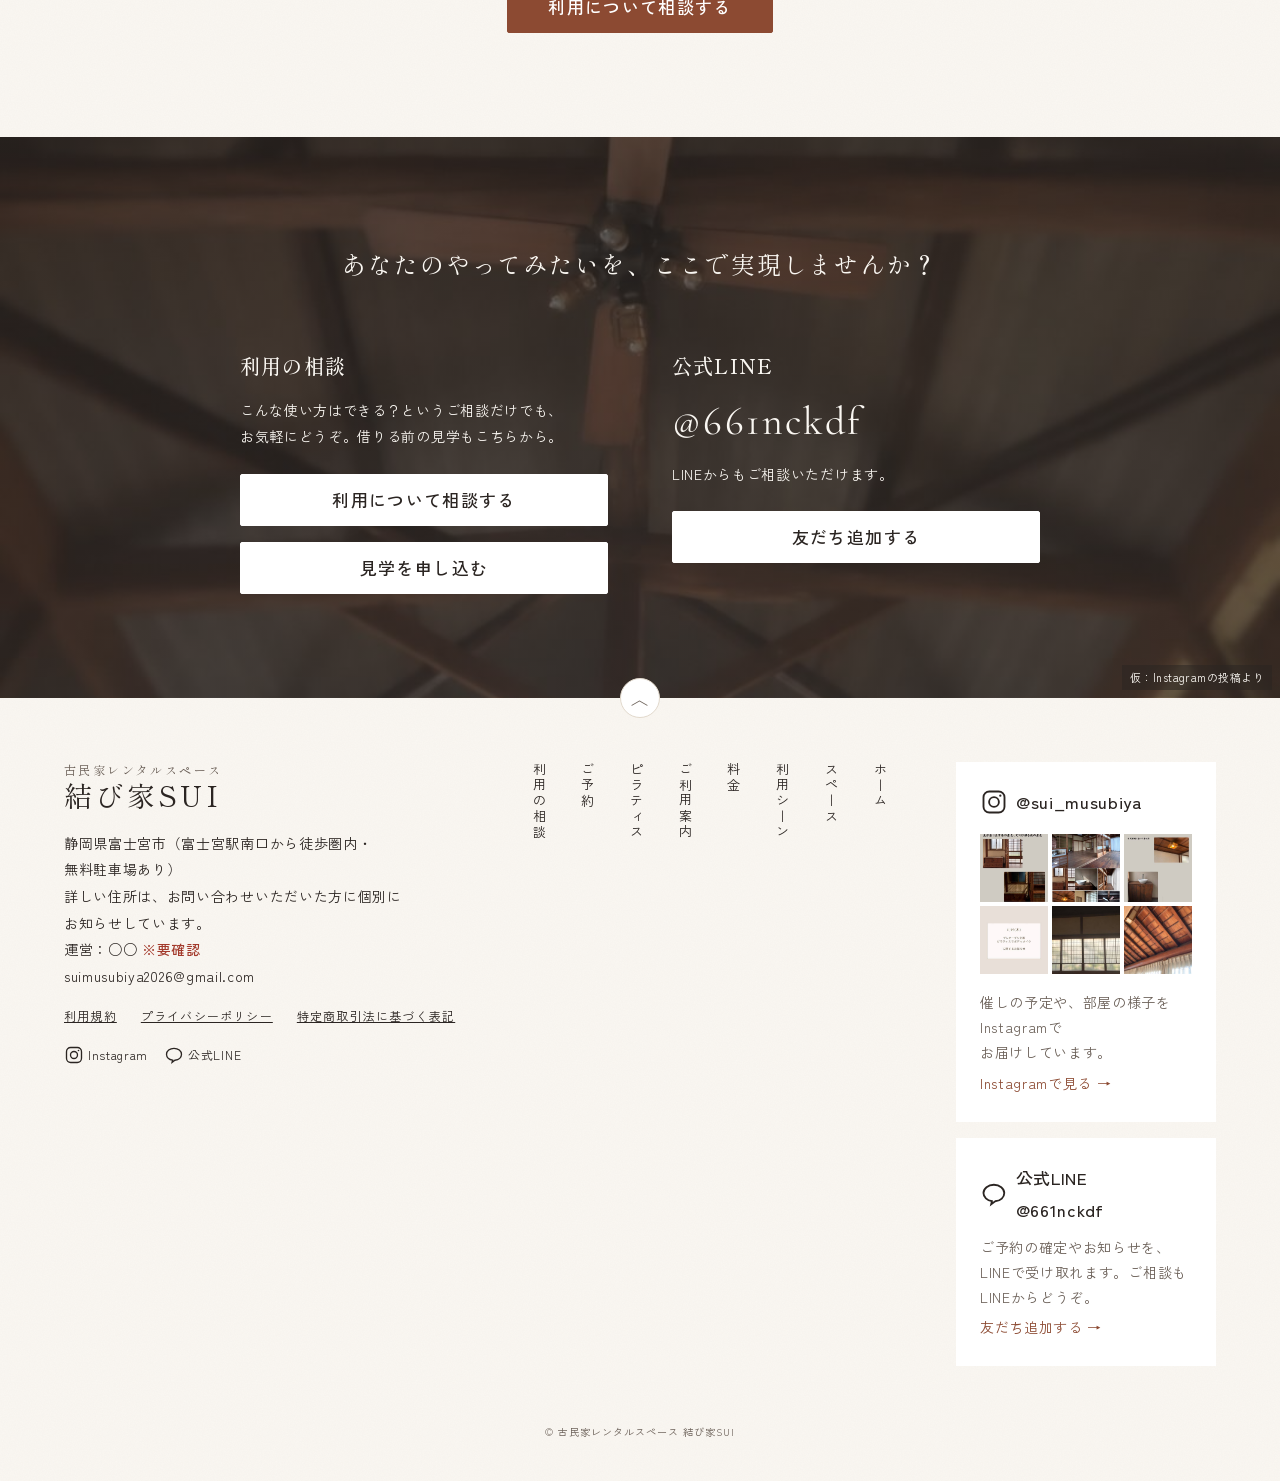
<file: guide.html>
<!doctype html>
<html lang="ja">
<head>
<meta charset="utf-8">
<meta name="viewport" content="width=device-width, initial-scale=1">
<title>ご利用案内とよくある質問｜結び家SUI（モック）</title>
<meta name="description" content="結び家SUIの、相談からご利用までの流れ、見学、当日の入り方と片付け、キャンセルのきまり、よくある質問。">
<link rel="preconnect" href="https://fonts.googleapis.com">
<link rel="preconnect" href="https://fonts.gstatic.com" crossorigin>
<link href="https://fonts.googleapis.com/css2?family=Cormorant+Garamond:wght@500&family=Shippori+Mincho:wght@500&family=Zen+Kaku+Gothic+New:wght@400;500&display=swap" rel="stylesheet">
<link rel="stylesheet" href="assets/site.css?v=12">
<style>
.faq { max-width: 880px; margin: 0 auto; padding: 0 var(--s-5); }
@media (max-width: 767px) { .faq { padding: 0 var(--s-3); } }
</style>
</head>
<body id="top">
<div data-include="header"></div>

<main>
  <div class="pv">
    <a class="pv-logo" href="index.html"><span class="sub">古民家レンタルスペース</span><span class="name">結び家<span class="tcy">SUI</span></span></a>
    <div class="ph dark pv-photo photo gen" style="background-image:url(assets/img/gen/guide-top.webp)" data-label="写真：玄関（撮影予定）"></div>
    <div class="pv-ttl"><span class="label-en">Guide</span><h1>ご利用案内</h1></div>
    <p class="pv-tagline">申し込む前に、読んでおきたいこと</p>
  </div>
  <ul class="crumbs"><li><a href="index.html">ホーム</a></li><li>ご利用案内</li></ul>
  <nav class="inner-links" aria-label="このページの中">
    <a href="#flow">ご利用の流れ</a><a href="#visit">見学</a><a href="#day">当日のこと</a><a href="#rules">キャンセルと規約</a><a href="#faq">よくある質問</a>
  </nav>

  <section class="page-sec" id="flow">
    <h2 class="page-ttl">ご利用の流れ</h2>
    <div class="center-text">
      <table class="t" style="margin-bottom:var(--s-5)">
        <tbody>
          <tr><th scope="row">利用できる方</th><td>○ <span class="todo">※年齢などの条件があるかを確認中</span></td></tr>
          <tr><th scope="row">ご利用時間</th><td>9:00〜21:00、不定休。開始は30分きざみ、2時間から12時間まで <span class="todo">※予約システムの空き表は10:00〜18:00。確認中</span></td></tr>
          <tr><th scope="row">お申込みの締切</th><td>ご利用日の3日前まで</td></tr>
        </tbody>
      </table>
    </div>
    <ol class="flow stack">
      <li><b>相談する</b><p>フォームかLINE、InstagramのDMで、使い方と希望日をお知らせください。</p></li>
      <li><b>お返事</b><p>24時間以内に、メールかLINEでお返事します。<span class="todo">※要確認</span></p></li>
      <li><b>見学（希望する方）</b><p>部屋を見てから決めたい方は、見学の日を相談して決めます。</p></li>
      <li><b>お申込みと承認</b><p>日時が決まったらお申込みください。内容を確かめて承認すると、ご予約が確定します。</p></li>
      <li><b>お振込み</b><p>確定のお知らせに、振込先と期限を書いてお送りします。</p></li>
      <li><b>住所と入り方のご案内</b><p>詳しい住所と、当日の入り方をお知らせします。</p></li>
      <li><b>当日</b><p>ご予約の時間に入って、そのままお使いください。</p></li>
      <li><b>片付けと退室</b><p>ご利用時間の中で片付けをすませて、退室してください。</p></li>
    </ol>
  </section>

  <section class="page-sec tint" id="visit">
    <h2 class="page-ttl">見学</h2>
    <div class="center-text">
      <p>借りる前に、部屋の広さや明るさを確かめたい方は、見学をお申し込みください。所要時間は○分ほどです。<span class="todo">※見学の受け方（無料か有料か、曜日と時間帯）を確認中</span></p>
      <div class="btns"><a class="btn" href="contact.html?type=visit">見学を申し込む</a></div>
    </div>
  </section>

  <section class="page-sec" id="day">
    <h2 class="page-ttl">当日のこと</h2>
    <div class="center-text">
      <h3 class="sub-ttl">入り方と出方</h3>
      <p>○ <span class="todo">※立ち会いか鍵の受け渡しか、何分前から入れるかを確認中</span></p>
      <h3 class="sub-ttl">設備と備品の使い方</h3>
      <p>○ <span class="todo">※冷暖房、机と椅子の出し方、Wi-Fiなど。設備の確認後に書く</span></p>
      <h3 class="sub-ttl">飲食・物販・音</h3>
      <p>飲食、販売、音楽や大きな音、お子さまの参加があるときは、ご相談のときにお知らせください。<span class="todo">※それぞれの可否と条件を確認中</span></p>
      <h3 class="sub-ttl">ゴミ</h3>
      <p>○ <span class="todo">※持ち帰りか、分別して置いていくかを確認中</span></p>
      <h3 class="sub-ttl">元に戻すこと</h3>
      <p>○ <span class="todo">※机や椅子の並べ方、掃除の範囲を確認中</span></p>
    </div>
  </section>

  <section class="page-sec tint" id="rules">
    <h2 class="page-ttl">キャンセルと利用規約</h2>
    <div class="center-text">
      <p>ご利用日の7日前からのキャンセルは、料金の全額をキャンセル料としていただきます（レンタルスペース利用規約 第9条）。<span class="todo">※段階式にするかを確認中</span></p>
      <ul class="dots">
        <li><a href="#">レンタルスペース利用規約</a>（2026年10月23日版）</li>
        <li><a href="#">ご利用前にご確認いただきたいこと</a>（2026年10月23日版）</li>
        <li><a href="#">プライバシーポリシー</a>（2026年10月8日版）</li>
      </ul>
      <p class="note">規約は、今の予約システムの場所にあるものを使います。新しいサイトに移すかは確認中です。</p>
    </div>
  </section>

  <section class="page-sec" id="faq">
    <h2 class="page-ttl">よくある質問</h2>
    <div class="faq">
      <details class="qa-item"><summary>駐車場は何台ありますか</summary><div class="a"><p>無料の駐車場があります（○台 <span class="todo">※要確認</span>）。</p></div></details>
      <details class="qa-item"><summary>何人まで使えますか</summary><div class="a"><p>着席なら○名、マットを敷くなら○枚までが目安です。<span class="todo">※要確認</span></p></div></details>
      <details class="qa-item"><summary>住所はいつ教えてもらえますか</summary><div class="a"><p>お問い合わせいただいた方に、個別にお知らせしています。<span class="todo">※お知らせする時期をそろえる（予約システムは「予約が確定した方に」）</span></p></div></details>
      <details class="qa-item"><summary>参加者に場所をどう伝えればいいですか</summary><div class="a"><p>○ <span class="todo">※主催者から参加者に住所を伝えてよいかを確認中</span></p></div></details>
      <details class="qa-item"><summary>借りる前に見学できますか</summary><div class="a"><p>利用の相談のフォームで「見学したい」を選んでお送りください。<span class="todo">※見学の受け方を確認中</span></p></div></details>
      <details class="qa-item"><summary>相談してから、いつ返事が来ますか</summary><div class="a"><p>24時間以内に、メールかLINEでお返事します。<span class="todo">※要確認</span></p></div></details>
      <details class="qa-item"><summary>飲食や物販はできますか</summary><div class="a"><p>ご相談のときにお知らせください。内容を確かめてお返事します。<span class="todo">※可否と条件を確認中</span></p></div></details>
      <details class="qa-item"><summary>音楽をかけてもいいですか</summary><div class="a"><p>ご相談のときにお知らせください。<span class="todo">※音の大きさの目安を確認中</span></p></div></details>
      <details class="qa-item"><summary>子ども連れでも使えますか</summary><div class="a"><p>ご相談のときに、お子さまの参加をお知らせください。<span class="todo">※可否と注意点を確認中</span></p></div></details>
      <details class="qa-item"><summary>ゴミはどうすればいいですか</summary><div class="a"><p>○ <span class="todo">※持ち帰りか、分別して置いていくかを確認中</span></p></div></details>
      <details class="qa-item"><summary>当日に延長できますか</summary><div class="a"><p>○ <span class="todo">※次の予約がないときに延長を受けるかを確認中</span></p></div></details>
      <details class="qa-item"><summary>毎週同じ時間を押さえられますか</summary><div class="a"><p>定期でのご利用は、ご相談ください。<span class="todo">※割引の有無と、枠の押さえ方を確認中</span></p></div></details>
      <details class="qa-item"><summary>支払いはいつ、どうやってしますか</summary><div class="a"><p>銀行振込です。振込先と期限は、ご予約が確定したときにお知らせします。振込手数料はご負担ください。</p></div></details>
      <details class="qa-item"><summary>キャンセル料はいつからかかりますか</summary><div class="a"><p>ご利用日の7日前から、料金の全額をいただきます。</p></div></details>
    </div>
    <div class="center-text"><div class="btns"><a class="btn primary" href="contact.html">利用について相談する</a></div></div>
  </section>
</main>

<div data-include="footer"></div>
<script src="assets/site.js?v=8"></script>
</body>
</html>
</file>
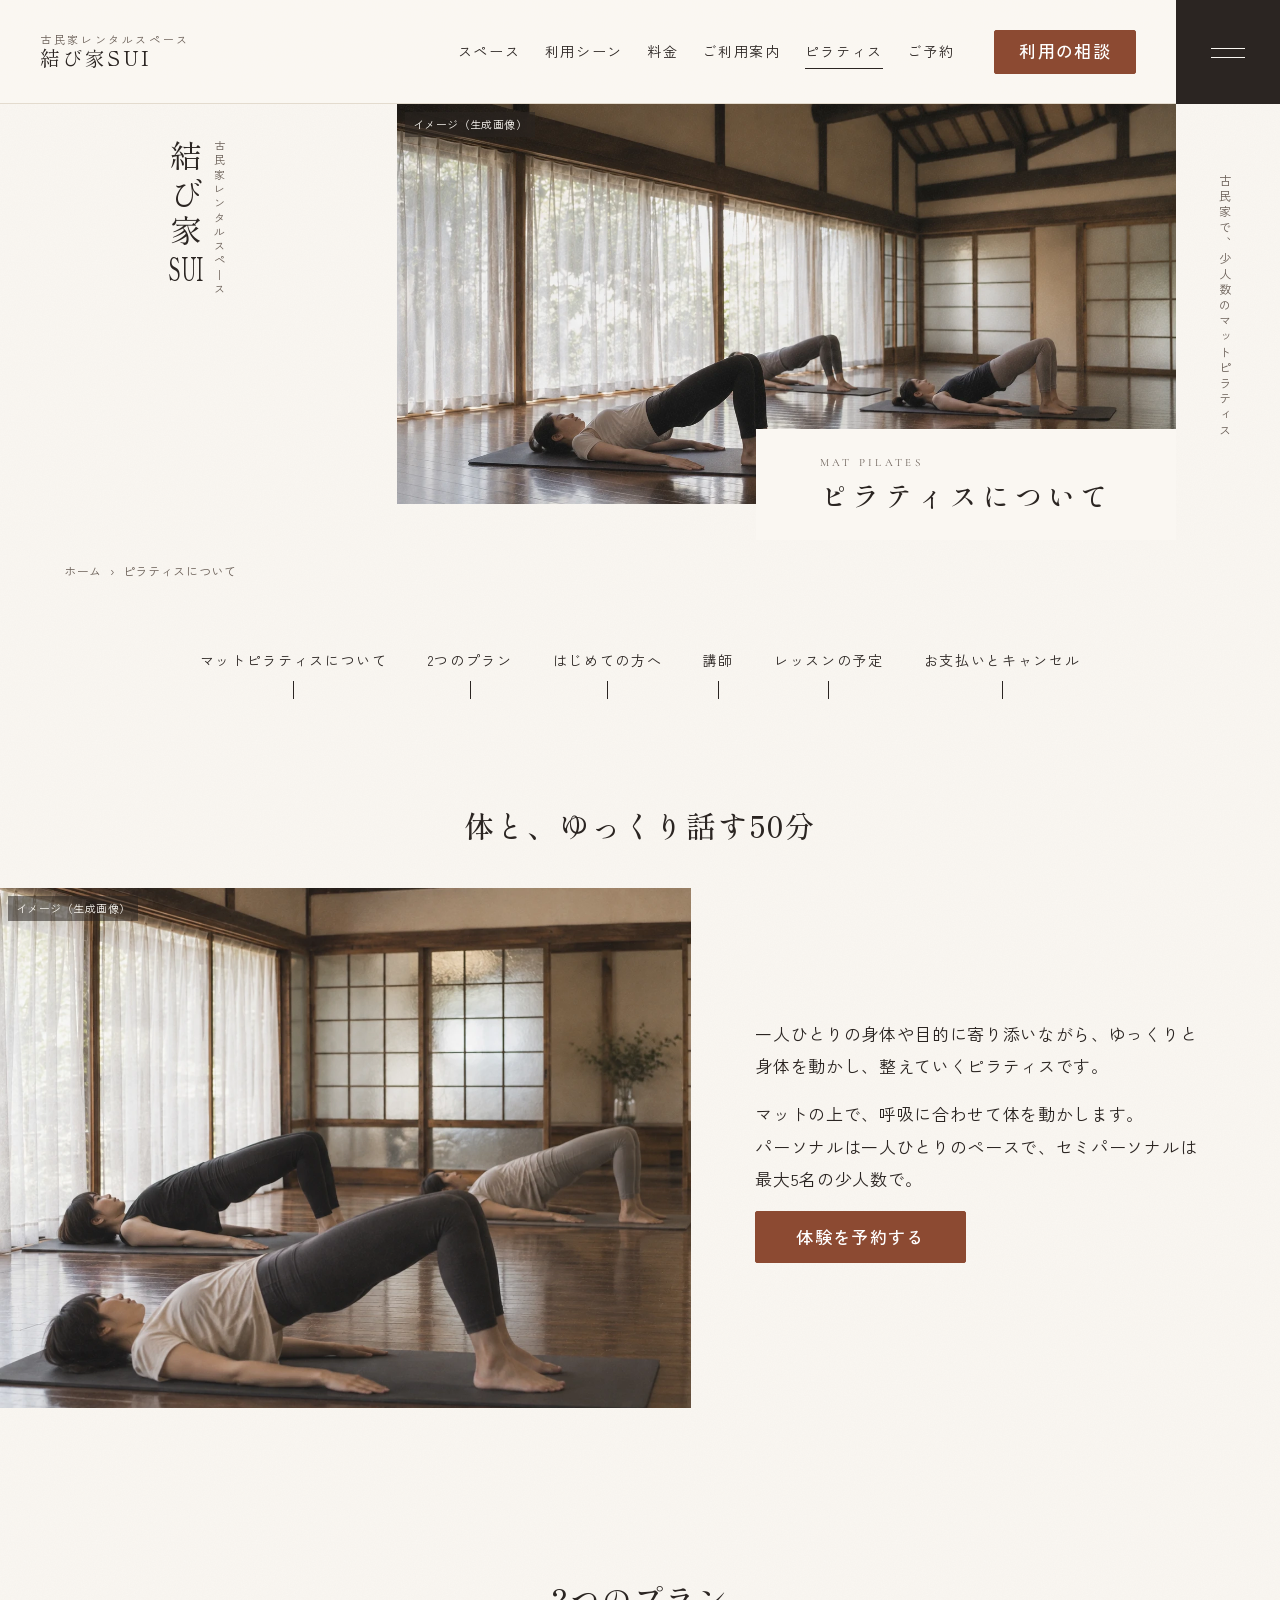
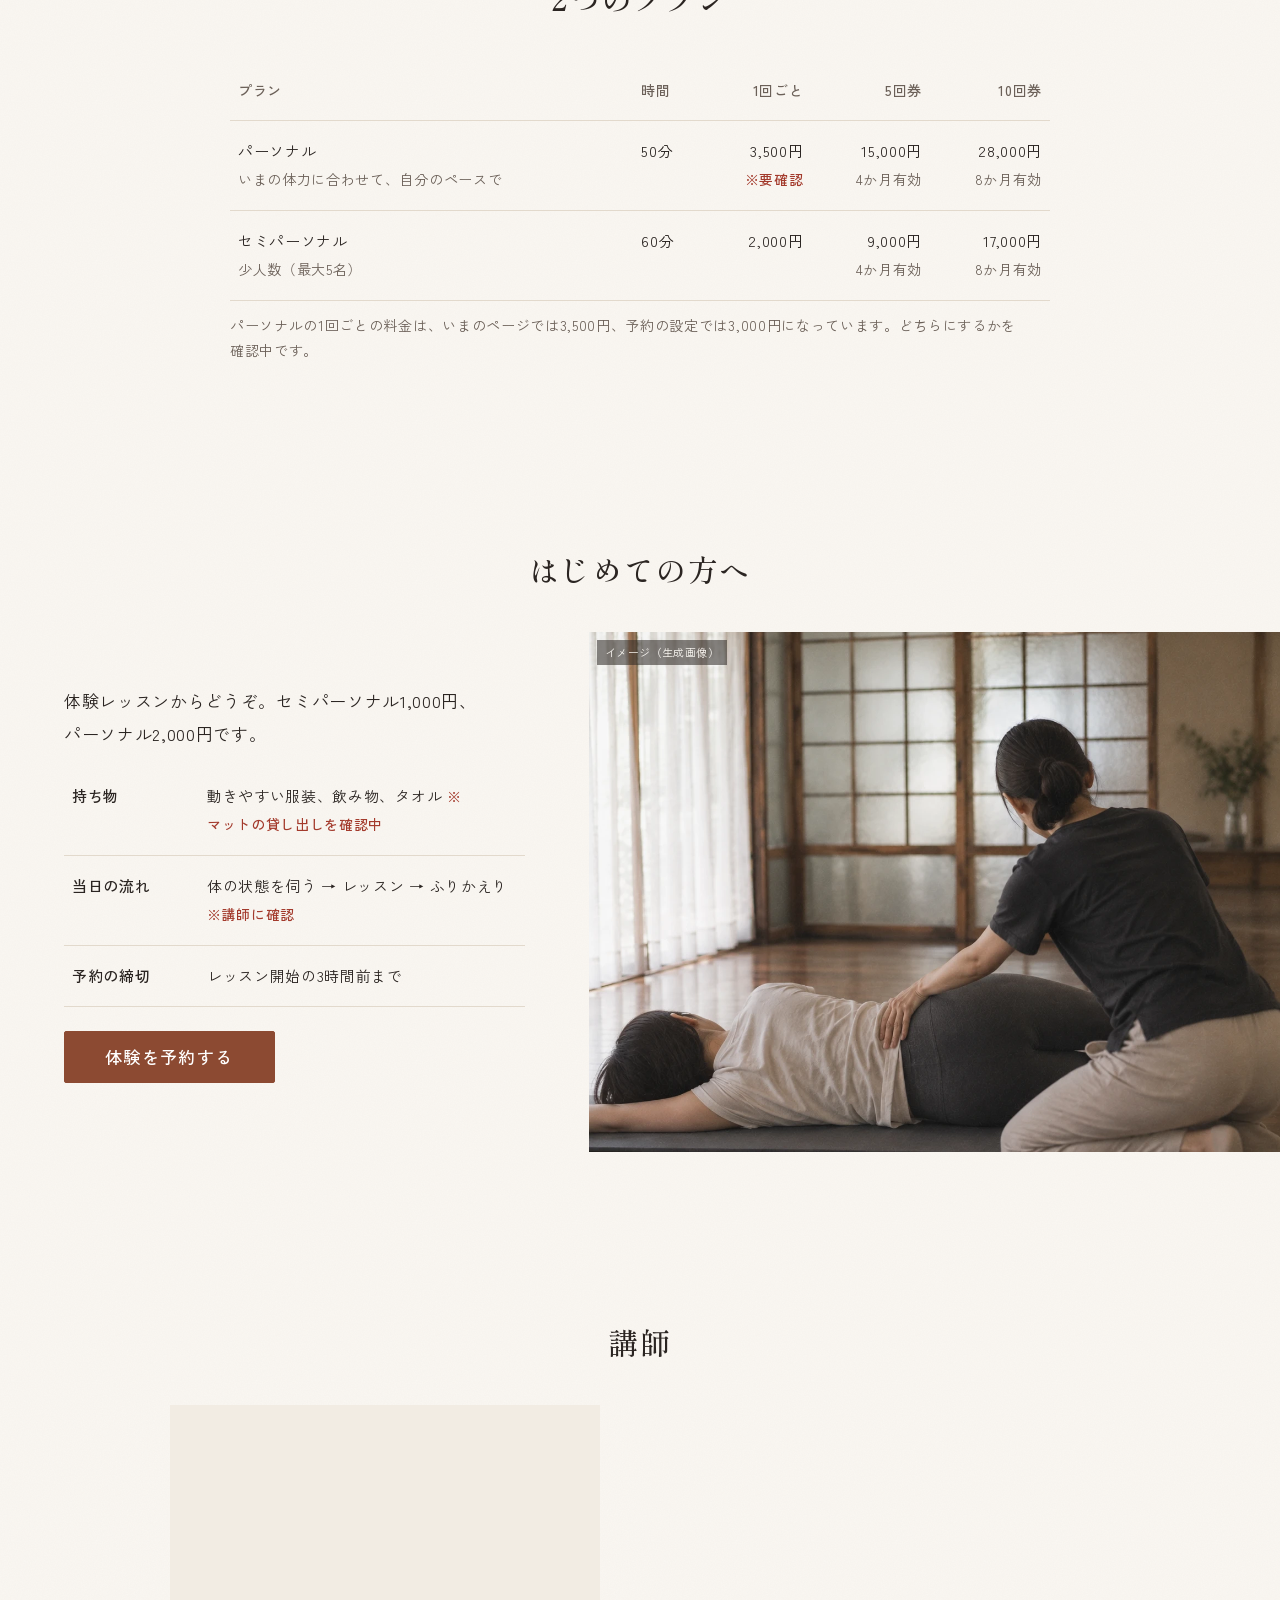
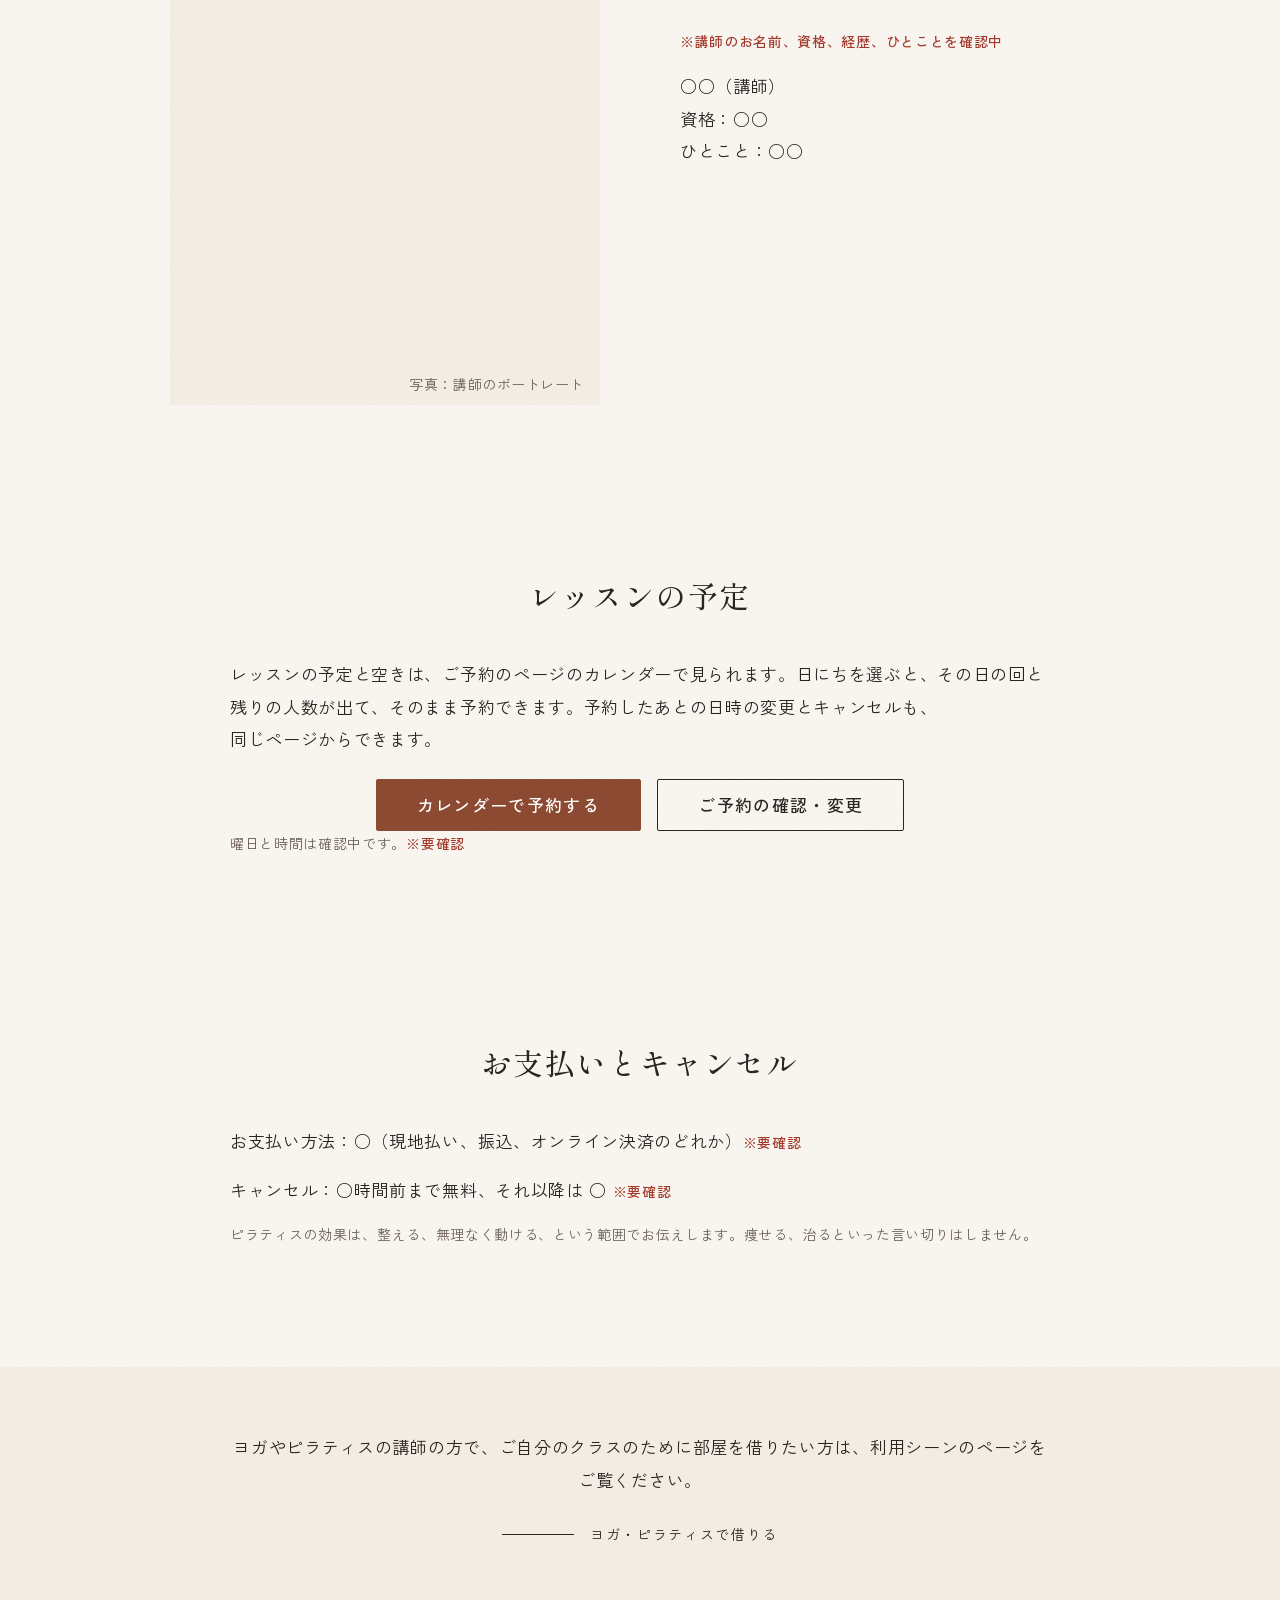
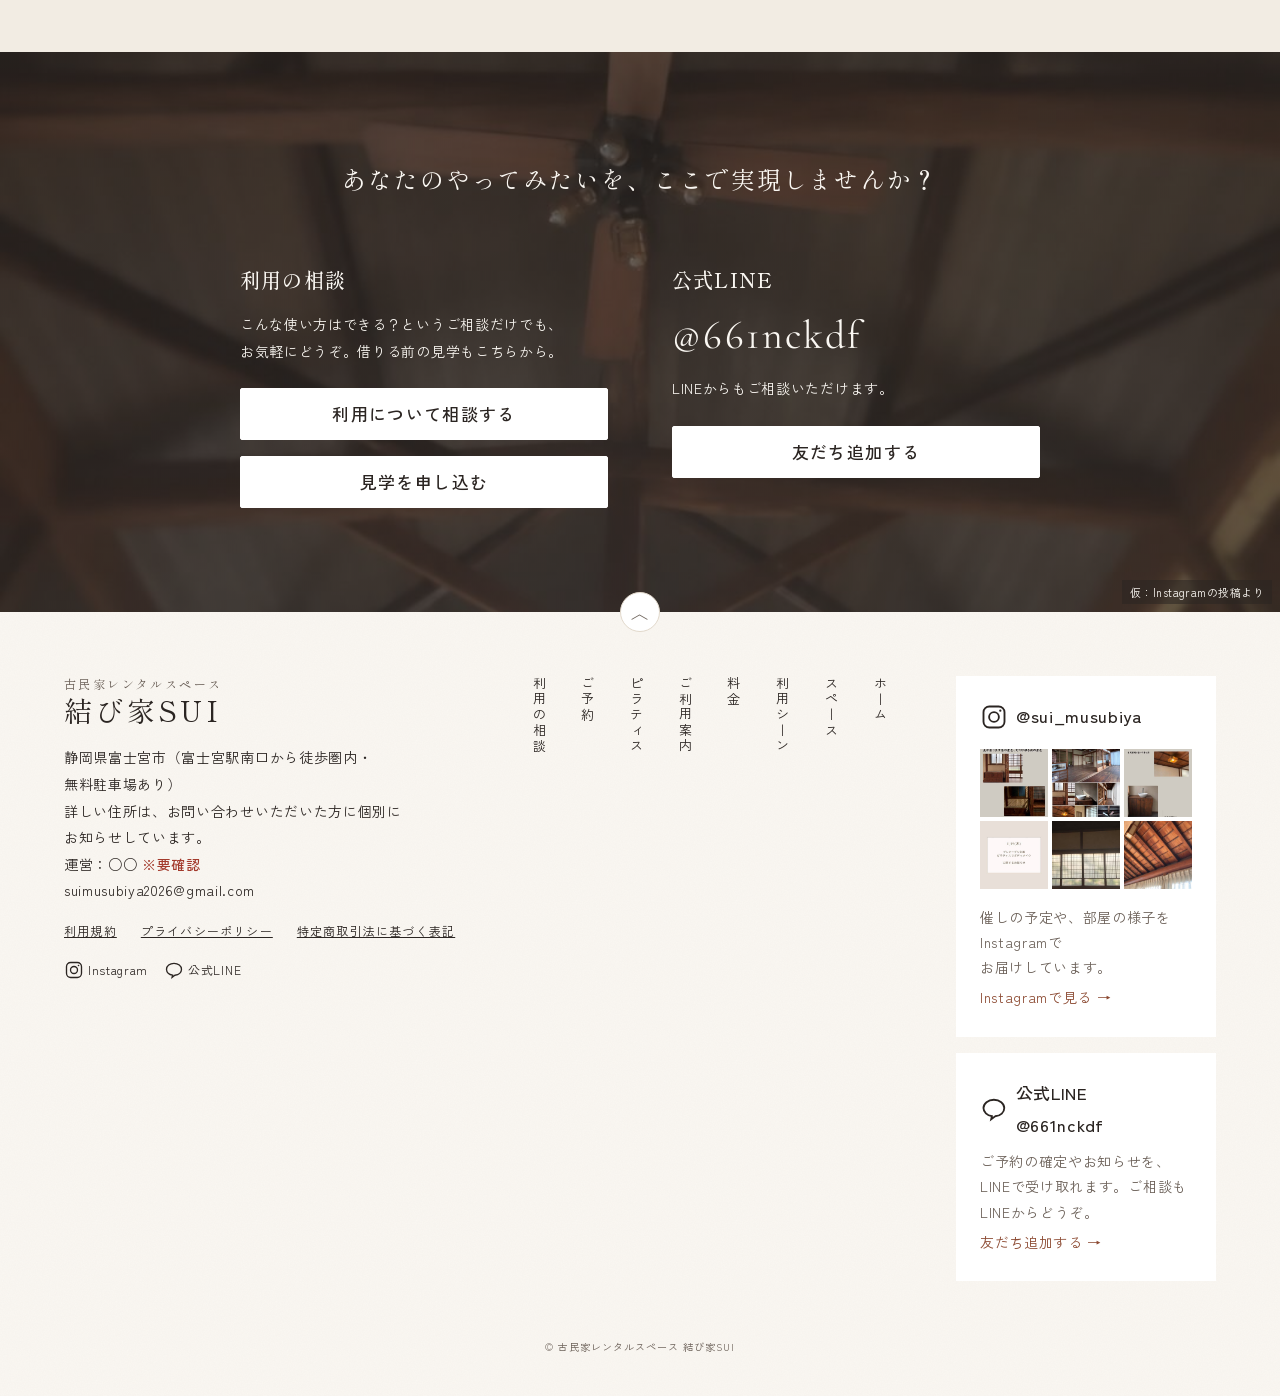
<file: pilates.html>
<!doctype html>
<html lang="ja">
<head>
<meta charset="utf-8">
<meta name="viewport" content="width=device-width, initial-scale=1">
<title>ピラティスについて｜結び家SUI（モック）</title>
<link rel="preconnect" href="https://fonts.googleapis.com">
<link rel="preconnect" href="https://fonts.gstatic.com" crossorigin>
<link href="https://fonts.googleapis.com/css2?family=Cormorant+Garamond:wght@500&family=Shippori+Mincho:wght@500&family=Zen+Kaku+Gothic+New:wght@400;500&display=swap" rel="stylesheet">
<link rel="stylesheet" href="assets/site.css?v=12">
</head>
<body id="top">
<div data-include="header"></div>

<main>
  <div class="pv">
    <a class="pv-logo" href="index.html"><span class="sub">古民家レンタルスペース</span><span class="name">結び家<span class="tcy">SUI</span></span></a>
    <div class="ph dark pv-photo photo gen" style="background-image:url(assets/img/gen/pilates-top.webp)" data-label="写真：マットピラティスのレッスン（撮影予定）"></div>
    <div class="pv-ttl"><span class="label-en">Mat Pilates</span><h1>ピラティスについて</h1></div>
    <p class="pv-tagline">古民家で、少人数のマットピラティス</p>
  </div>
  <ul class="crumbs"><li><a href="index.html">ホーム</a></li><li>ピラティスについて</li></ul>
  <nav class="inner-links" aria-label="このページの中">
    <a href="#about">マットピラティスについて</a><a href="#plans">2つのプラン</a><a href="#trial">はじめての方へ</a><a href="#instructor">講師</a><a href="#schedule">レッスンの予定</a><a href="#rules">お支払いとキャンセル</a>
  </nav>

  <section class="page-sec" id="about">
    <h2 class="page-ttl">体と、ゆっくり話す50分</h2>
    <div class="split">
      <div class="ph dark photo gen" style="background-image:url(assets/img/gen/pilates-move.webp)" data-label="写真：マットの上で体を動かす様子"></div>
      <div class="text">
        <p>一人ひとりの身体や目的に寄り添いながら、ゆっくりと身体を動かし、整えていくピラティスです。</p>
        <p>マットの上で、呼吸に合わせて体を動かします。パーソナルは一人ひとりのペースで、セミパーソナルは最大5名の少人数で。</p>
        <p><a class="btn primary" href="reserve.html#lesson">体験を予約する</a></p>
      </div>
    </div>
  </section>

  <section class="page-sec" id="plans">
    <h2 class="page-ttl">2つのプラン</h2>
    <div class="center-text">
      <div class="tbl-scroll"><table class="t">
        <thead><tr><th>プラン</th><th>時間</th><th style="text-align:right">1回ごと</th><th style="text-align:right">5回券</th><th style="text-align:right">10回券</th></tr></thead>
        <tbody>
          <tr><td>パーソナル<br><span class="note">いまの体力に合わせて、自分のペースで</span></td><td>50分</td><td class="num">3,500円<br><span class="todo">※要確認</span></td><td class="num">15,000円<br><span class="note">4か月有効</span></td><td class="num">28,000円<br><span class="note">8か月有効</span></td></tr>
          <tr><td>セミパーソナル<br><span class="note">少人数（最大5名）</span></td><td>60分</td><td class="num">2,000円</td><td class="num">9,000円<br><span class="note">4か月有効</span></td><td class="num">17,000円<br><span class="note">8か月有効</span></td></tr>
        </tbody>
      </table></div>
      <p class="note" style="margin-top:12px">パーソナルの1回ごとの料金は、いまのページでは3,500円、予約の設定では3,000円になっています。どちらにするかを確認中です。</p>
    </div>
  </section>

  <section class="page-sec" id="trial">
    <h2 class="page-ttl">はじめての方へ</h2>
    <div class="split rev">
      <div class="ph dark photo gen" style="background-image:url(assets/img/gen/pilates-trial.webp)" data-label="写真：体験レッスンの様子"></div>
      <div class="text">
        <p>体験レッスンからどうぞ。セミパーソナル1,000円、パーソナル2,000円です。</p>
        <table class="t">
          <tbody>
            <tr><th scope="row">持ち物</th><td>動きやすい服装、飲み物、タオル <span class="todo">※マットの貸し出しを確認中</span></td></tr>
            <tr><th scope="row">当日の流れ</th><td>体の状態を伺う → レッスン → ふりかえり <span class="todo">※講師に確認</span></td></tr>
            <tr><th scope="row">予約の締切</th><td>レッスン開始の3時間前まで</td></tr>
          </tbody>
        </table>
        <p style="margin-top:24px"><a class="btn primary" href="reserve.html#lesson">体験を予約する</a></p>
      </div>
    </div>
  </section>

  <section class="page-sec" id="instructor">
    <h2 class="page-ttl">講師</h2>
    <div class="split narrow">
      <div class="ph" data-label="写真：講師のポートレート"></div>
      <div class="text">
        <p class="todo">※講師のお名前、資格、経歴、ひとことを確認中</p>
        <p>○○（講師）<br>資格：○○<br>ひとこと：○○</p>
      </div>
    </div>
  </section>

  <section class="page-sec" id="schedule">
    <h2 class="page-ttl">レッスンの予定</h2>
    <div class="center-text">
      <p>レッスンの予定と空きは、ご予約のページのカレンダーで見られます。日にちを選ぶと、その日の回と残りの人数が出て、そのまま予約できます。予約したあとの日時の変更とキャンセルも、同じページからできます。</p>
      <div class="btns"><a class="btn primary" href="reserve.html#lesson">カレンダーで予約する</a><a class="btn" href="reserve.html#status">ご予約の確認・変更</a></div>
      <p class="note">曜日と時間は確認中です。<span class="todo">※要確認</span></p>
    </div>
  </section>

  <section class="page-sec" id="rules">
    <h2 class="page-ttl">お支払いとキャンセル</h2>
    <div class="center-text">
      <p>お支払い方法：○（現地払い、振込、オンライン決済のどれか）<span class="todo">※要確認</span></p>
      <p>キャンセル：○時間前まで無料、それ以降は ○ <span class="todo">※要確認</span></p>
      <p class="note">ピラティスの効果は、整える、無理なく動ける、という範囲でお伝えします。痩せる、治るといった言い切りはしません。</p>
    </div>
  </section>

  <section class="page-sec tint" id="rent">
    <div class="center-text" style="text-align:center">
      <p>ヨガやピラティスの講師の方で、ご自分のクラスのために部屋を借りたい方は、利用シーンのページをご覧ください。</p>
      <a class="line-link" href="scenes.html#yoga-pilates">ヨガ・ピラティスで借りる</a>
    </div>
  </section>
</main>

<div data-include="footer"></div>
<script src="assets/site.js?v=8"></script>
</body>
</html>
</file>
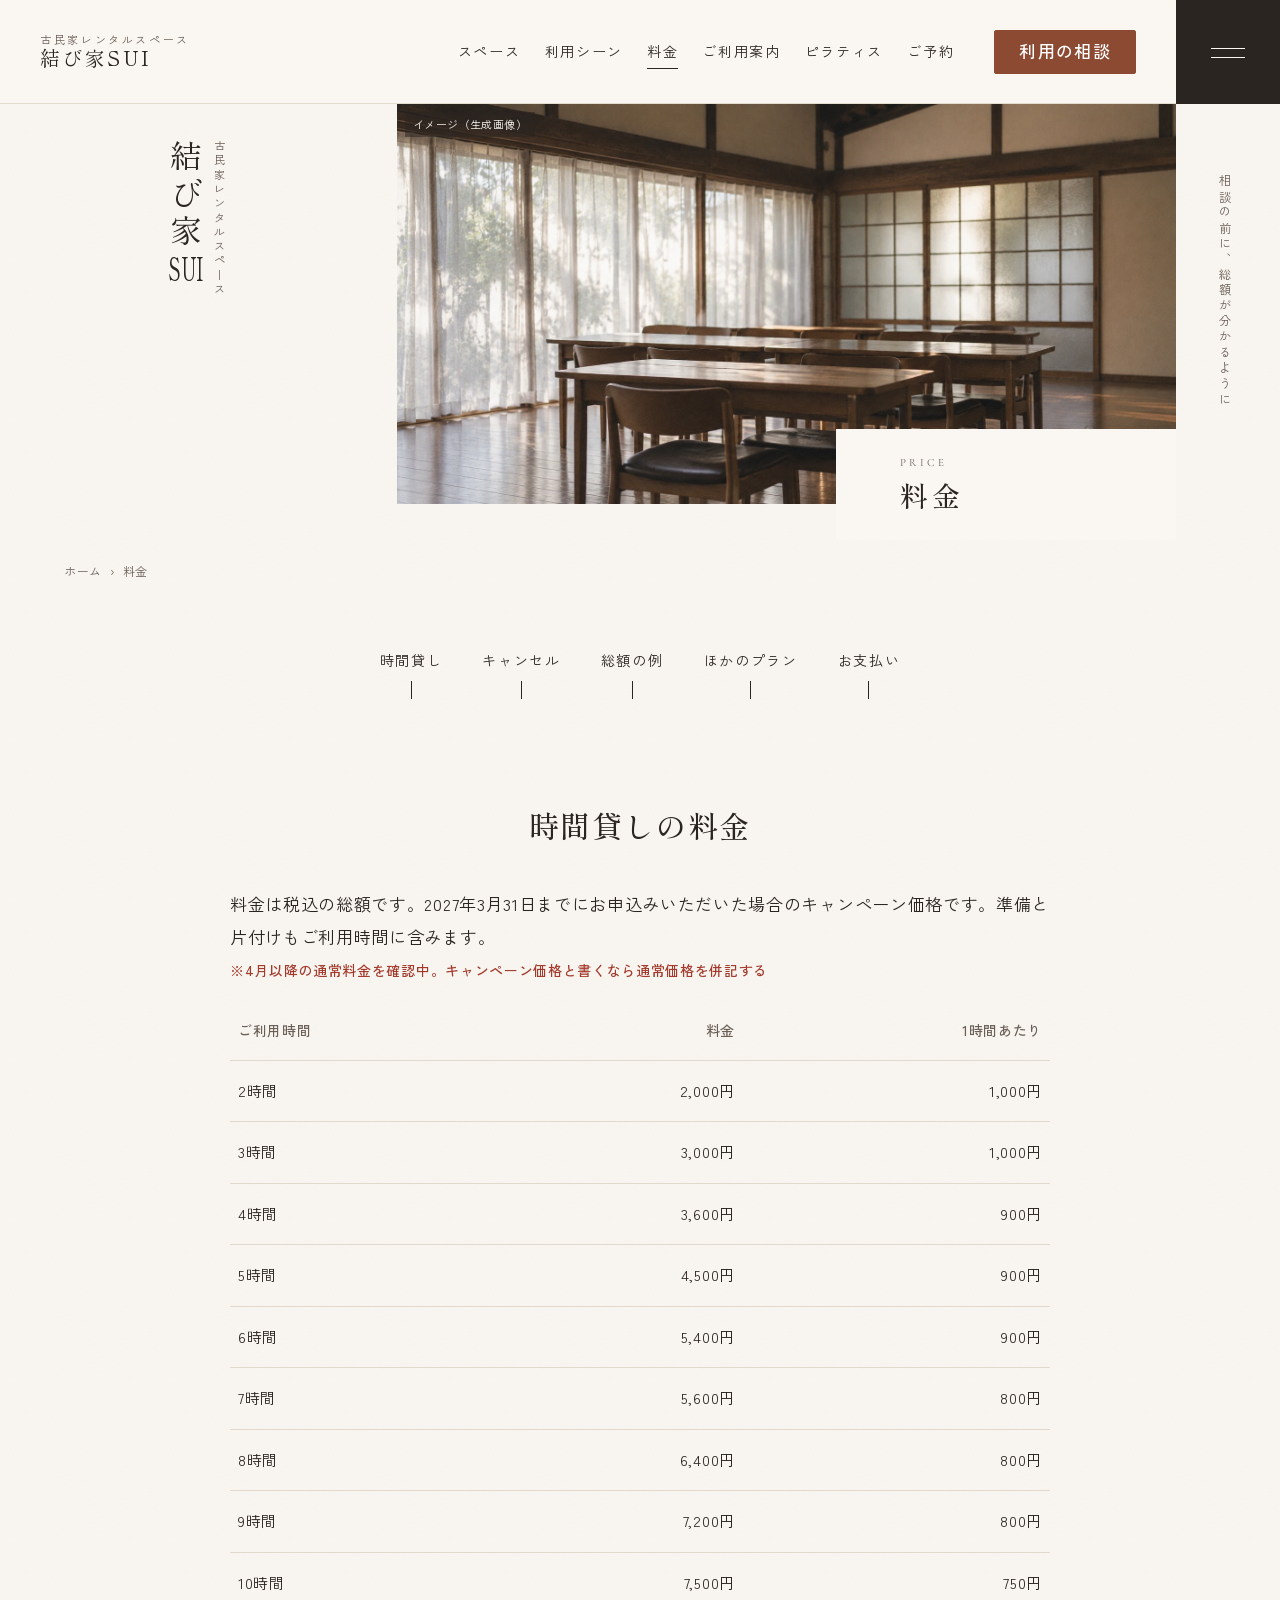
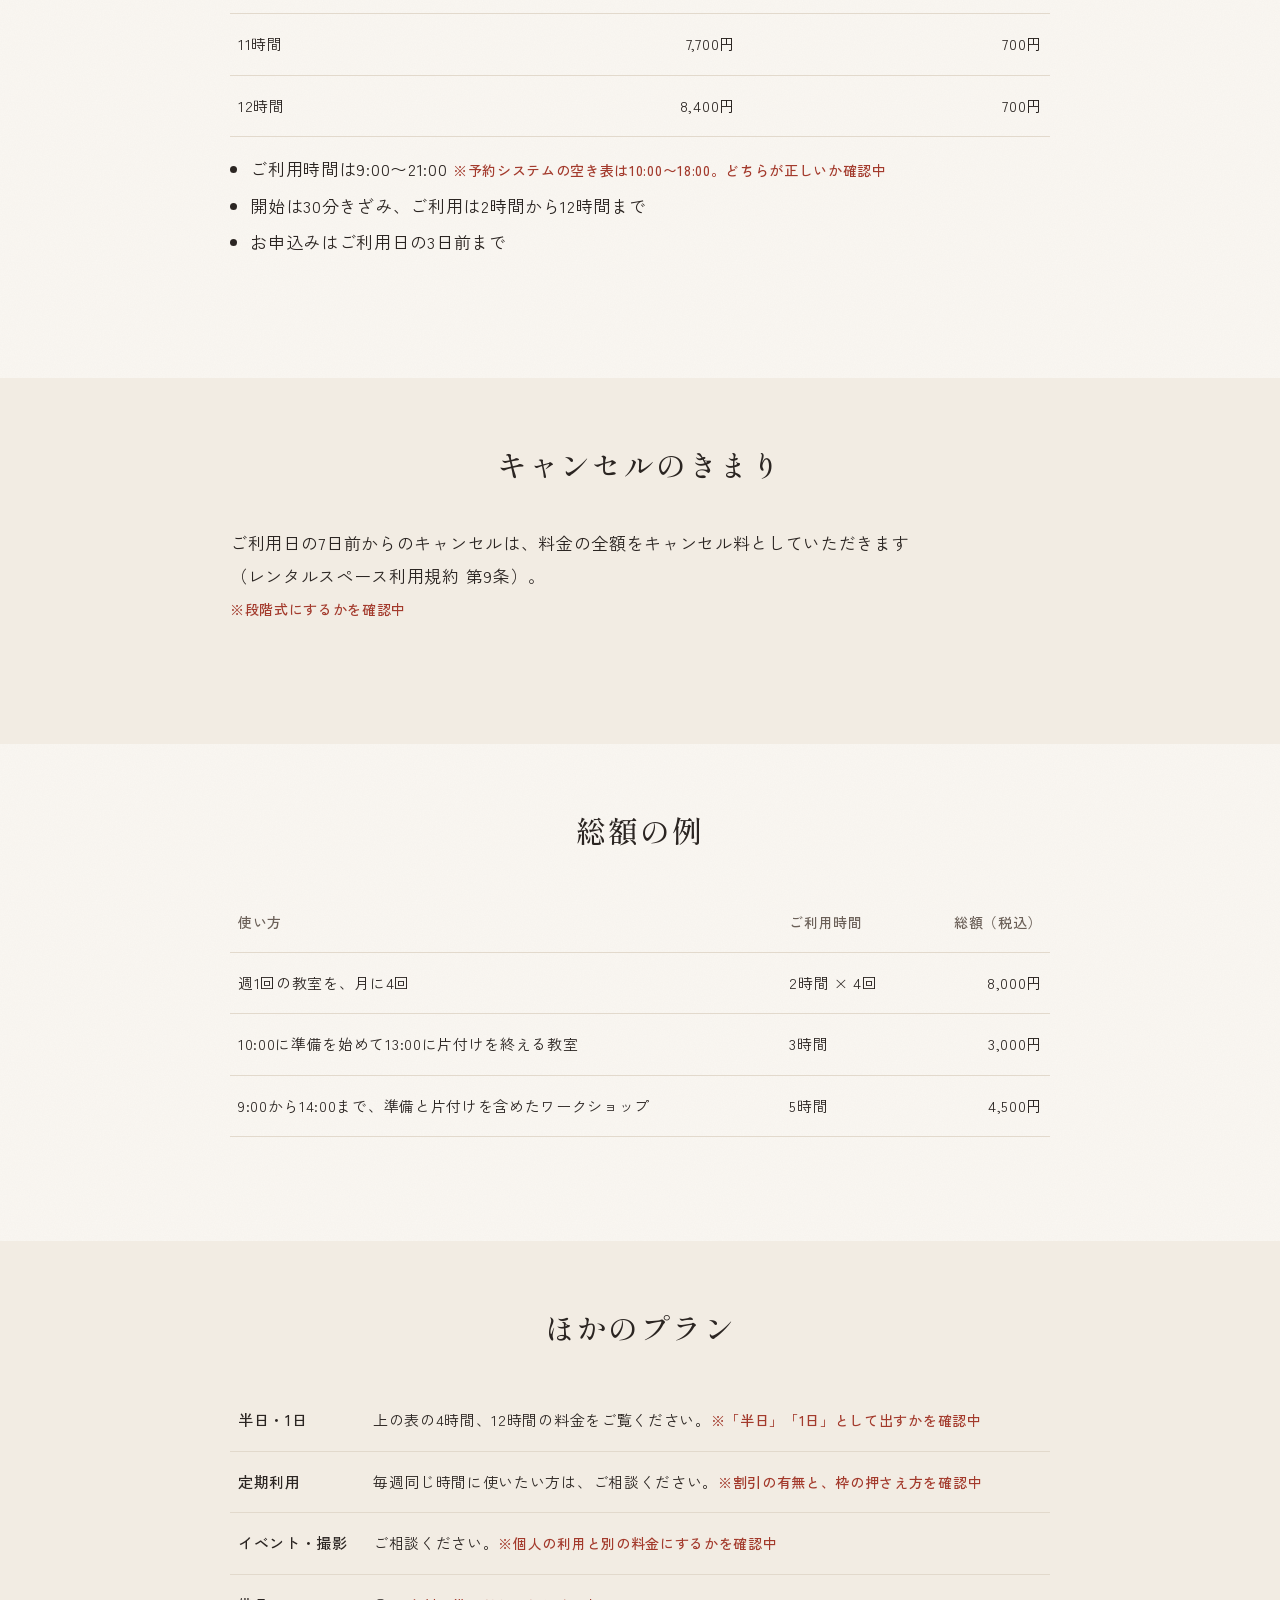
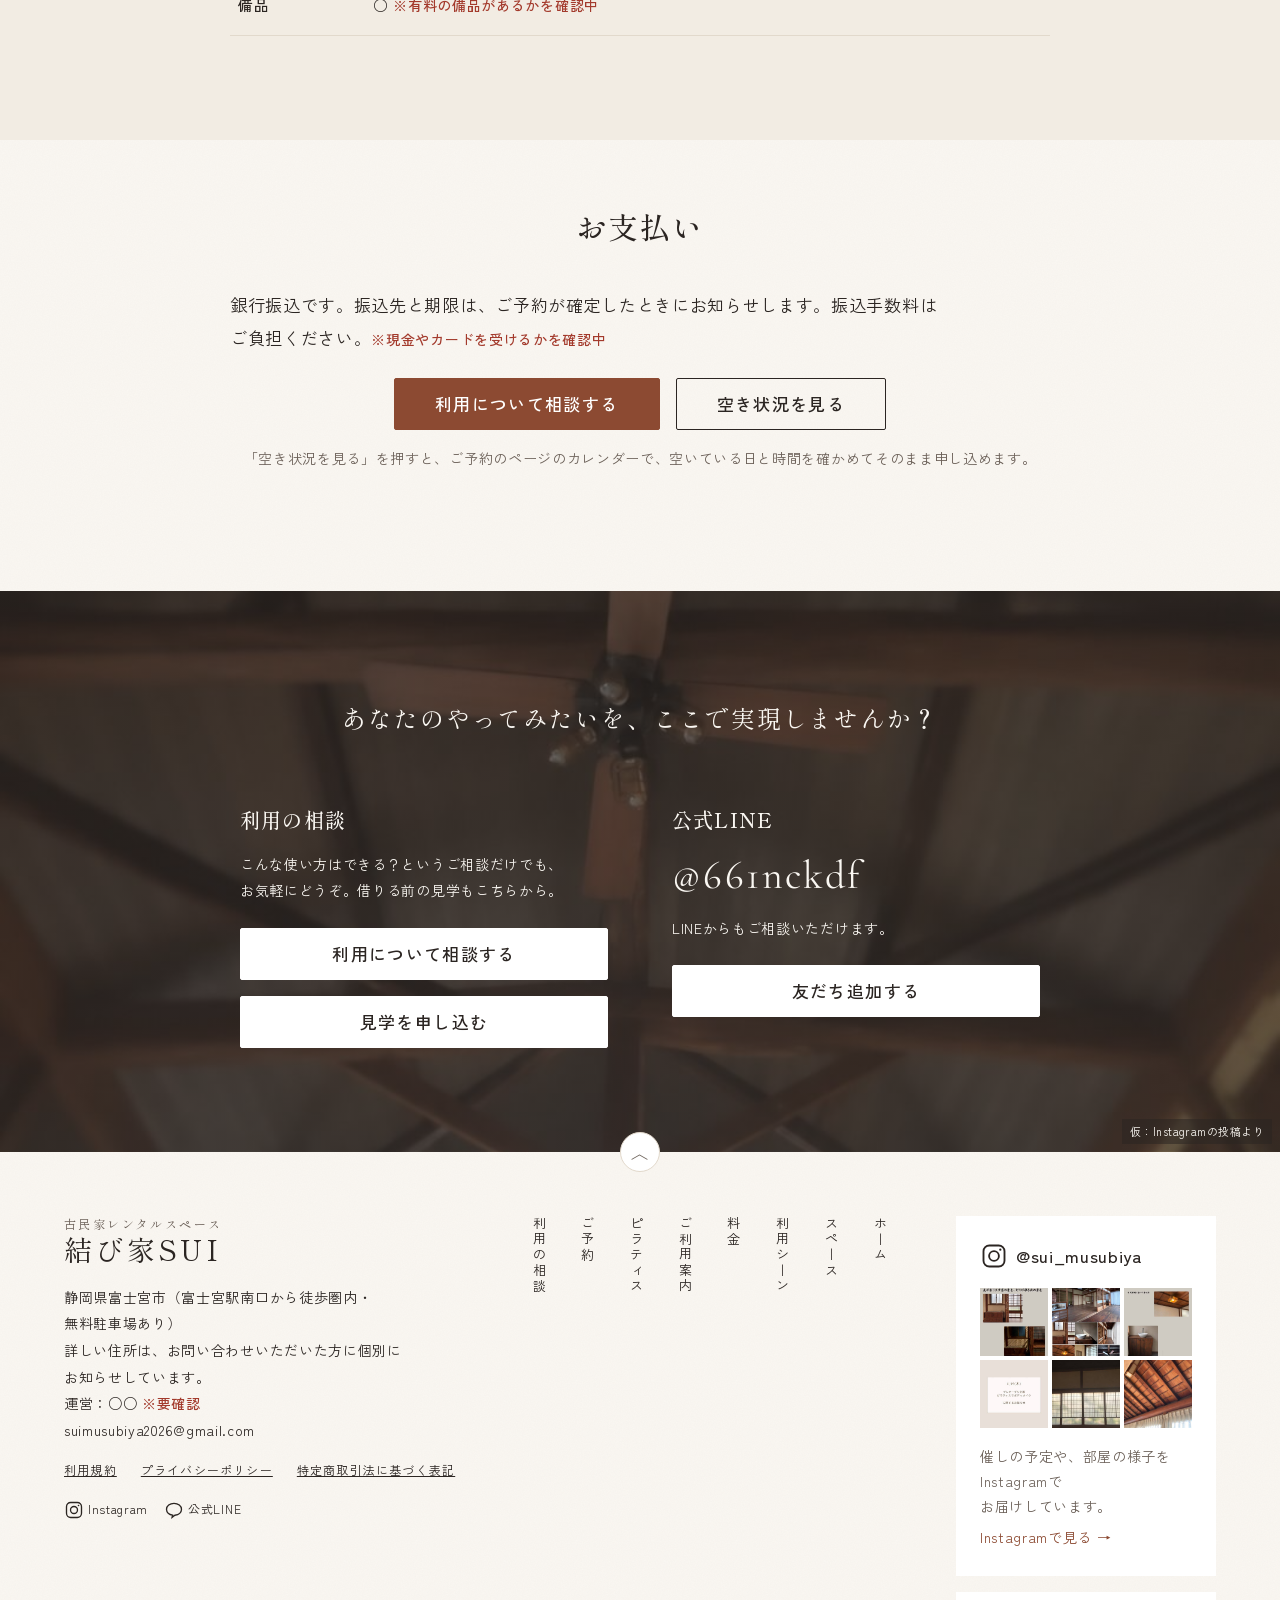
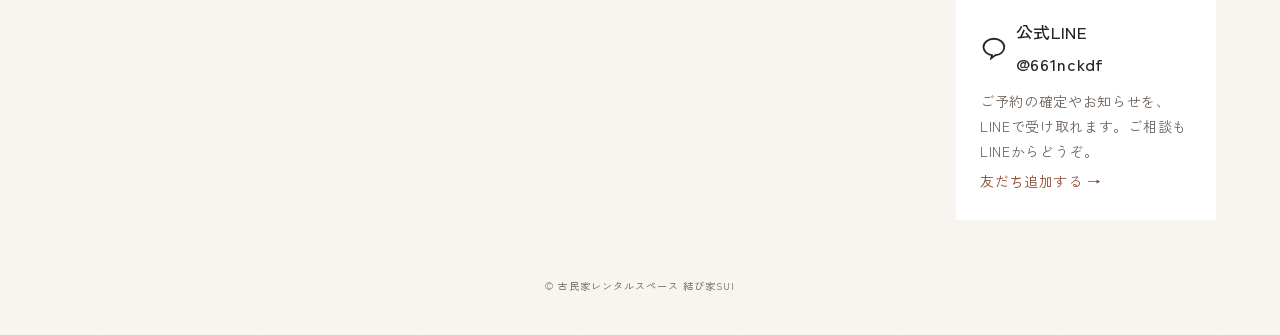
<file: price.html>
<!doctype html>
<html lang="ja">
<head>
<meta charset="utf-8">
<meta name="viewport" content="width=device-width, initial-scale=1">
<title>料金｜2時間2,000円から｜富士宮の古民家レンタルスペース 結び家SUI（モック）</title>
<meta name="description" content="結び家SUIの時間貸しの料金（税込）、キャンセルのきまり、総額の例、お支払い方法。">
<link rel="preconnect" href="https://fonts.googleapis.com">
<link rel="preconnect" href="https://fonts.gstatic.com" crossorigin>
<link href="https://fonts.googleapis.com/css2?family=Cormorant+Garamond:wght@500&family=Shippori+Mincho:wght@500&family=Zen+Kaku+Gothic+New:wght@400;500&display=swap" rel="stylesheet">
<link rel="stylesheet" href="assets/site.css?v=12">
</head>
<body id="top">
<div data-include="header"></div>

<main>
  <div class="pv">
    <a class="pv-logo" href="index.html"><span class="sub">古民家レンタルスペース</span><span class="name">結び家<span class="tcy">SUI</span></span></a>
    <div class="ph dark pv-photo photo gen" style="background-image:url(assets/img/gen/price-top.webp)" data-label="写真：机を並べた部屋（撮影予定）"></div>
    <div class="pv-ttl"><span class="label-en">Price</span><h1>料金</h1></div>
    <p class="pv-tagline">相談の前に、総額が分かるように</p>
  </div>
  <ul class="crumbs"><li><a href="index.html">ホーム</a></li><li>料金</li></ul>
  <nav class="inner-links" aria-label="このページの中">
    <a href="#hourly">時間貸し</a><a href="#cancel">キャンセル</a><a href="#examples">総額の例</a><a href="#plans">ほかのプラン</a><a href="#payment">お支払い</a>
  </nav>

  <section class="page-sec" id="hourly">
    <h2 class="page-ttl">時間貸しの料金</h2>
    <div class="center-text">
      <p>料金は税込の総額です。2027年3月31日までにお申込みいただいた場合のキャンペーン価格です。準備と片付けもご利用時間に含みます。<br><span class="todo">※4月以降の通常料金を確認中。キャンペーン価格と書くなら通常価格を併記する</span></p>
      <div class="tbl-scroll"><table class="t">
        <thead><tr><th>ご利用時間</th><th style="text-align:right">料金</th><th style="text-align:right">1時間あたり</th></tr></thead>
        <tbody>
          <tr><td>2時間</td><td class="num">2,000円</td><td class="num">1,000円</td></tr>
          <tr><td>3時間</td><td class="num">3,000円</td><td class="num">1,000円</td></tr>
          <tr><td>4時間</td><td class="num">3,600円</td><td class="num">900円</td></tr>
          <tr><td>5時間</td><td class="num">4,500円</td><td class="num">900円</td></tr>
          <tr><td>6時間</td><td class="num">5,400円</td><td class="num">900円</td></tr>
          <tr><td>7時間</td><td class="num">5,600円</td><td class="num">800円</td></tr>
          <tr><td>8時間</td><td class="num">6,400円</td><td class="num">800円</td></tr>
          <tr><td>9時間</td><td class="num">7,200円</td><td class="num">800円</td></tr>
          <tr><td>10時間</td><td class="num">7,500円</td><td class="num">750円</td></tr>
          <tr><td>11時間</td><td class="num">7,700円</td><td class="num">700円</td></tr>
          <tr><td>12時間</td><td class="num">8,400円</td><td class="num">700円</td></tr>
        </tbody>
      </table></div>
      <ul class="dots" style="margin-top:var(--s-3)">
        <li>ご利用時間は9:00〜21:00 <span class="todo">※予約システムの空き表は10:00〜18:00。どちらが正しいか確認中</span></li>
        <li>開始は30分きざみ、ご利用は2時間から12時間まで</li>
        <li>お申込みはご利用日の3日前まで</li>
      </ul>
    </div>
  </section>

  <!-- キャンセルのきまりは料金表のすぐ下に置く（決めかけた人が申込みの段階で驚かないように） -->
  <section class="page-sec tint" id="cancel">
    <h2 class="page-ttl">キャンセルのきまり</h2>
    <div class="center-text">
      <p>ご利用日の7日前からのキャンセルは、料金の全額をキャンセル料としていただきます（レンタルスペース利用規約 第9条）。<br><span class="todo">※段階式にするかを確認中</span></p>
    </div>
  </section>

  <section class="page-sec" id="examples">
    <h2 class="page-ttl">総額の例</h2>
    <div class="center-text">
      <table class="t">
        <thead><tr><th>使い方</th><th>ご利用時間</th><th style="text-align:right">総額（税込）</th></tr></thead>
        <tbody>
          <tr><td>週1回の教室を、月に4回</td><td>2時間 × 4回</td><td class="num">8,000円</td></tr>
          <tr><td>10:00に準備を始めて13:00に片付けを終える教室</td><td>3時間</td><td class="num">3,000円</td></tr>
          <tr><td>9:00から14:00まで、準備と片付けを含めたワークショップ</td><td>5時間</td><td class="num">4,500円</td></tr>
        </tbody>
      </table>
    </div>
  </section>

  <section class="page-sec tint" id="plans">
    <h2 class="page-ttl">ほかのプラン</h2>
    <div class="center-text">
      <table class="t">
        <tbody>
          <tr><th scope="row">半日・1日</th><td>上の表の4時間、12時間の料金をご覧ください。<span class="todo">※「半日」「1日」として出すかを確認中</span></td></tr>
          <tr><th scope="row">定期利用</th><td>毎週同じ時間に使いたい方は、ご相談ください。<span class="todo">※割引の有無と、枠の押さえ方を確認中</span></td></tr>
          <tr><th scope="row">イベント・撮影</th><td>ご相談ください。<span class="todo">※個人の利用と別の料金にするかを確認中</span></td></tr>
          <tr><th scope="row">備品</th><td>○ <span class="todo">※有料の備品があるかを確認中</span></td></tr>
        </tbody>
      </table>
    </div>
  </section>

  <section class="page-sec" id="payment">
    <h2 class="page-ttl">お支払い</h2>
    <div class="center-text">
      <p>銀行振込です。振込先と期限は、ご予約が確定したときにお知らせします。振込手数料はご負担ください。<span class="todo">※現金やカードを受けるかを確認中</span></p>
      <div class="btns">
        <a class="btn primary" href="contact.html">利用について相談する</a>
        <a class="btn" href="reserve.html#rental">空き状況を見る</a>
      </div>
      <p class="note" style="text-align:center;margin-top:var(--s-3)">「空き状況を見る」を押すと、ご予約のページのカレンダーで、空いている日と時間を確かめてそのまま申し込めます。</p>
    </div>
  </section>
</main>

<div data-include="footer"></div>
<script src="assets/site.js?v=8"></script>
</body>
</html>
</file>
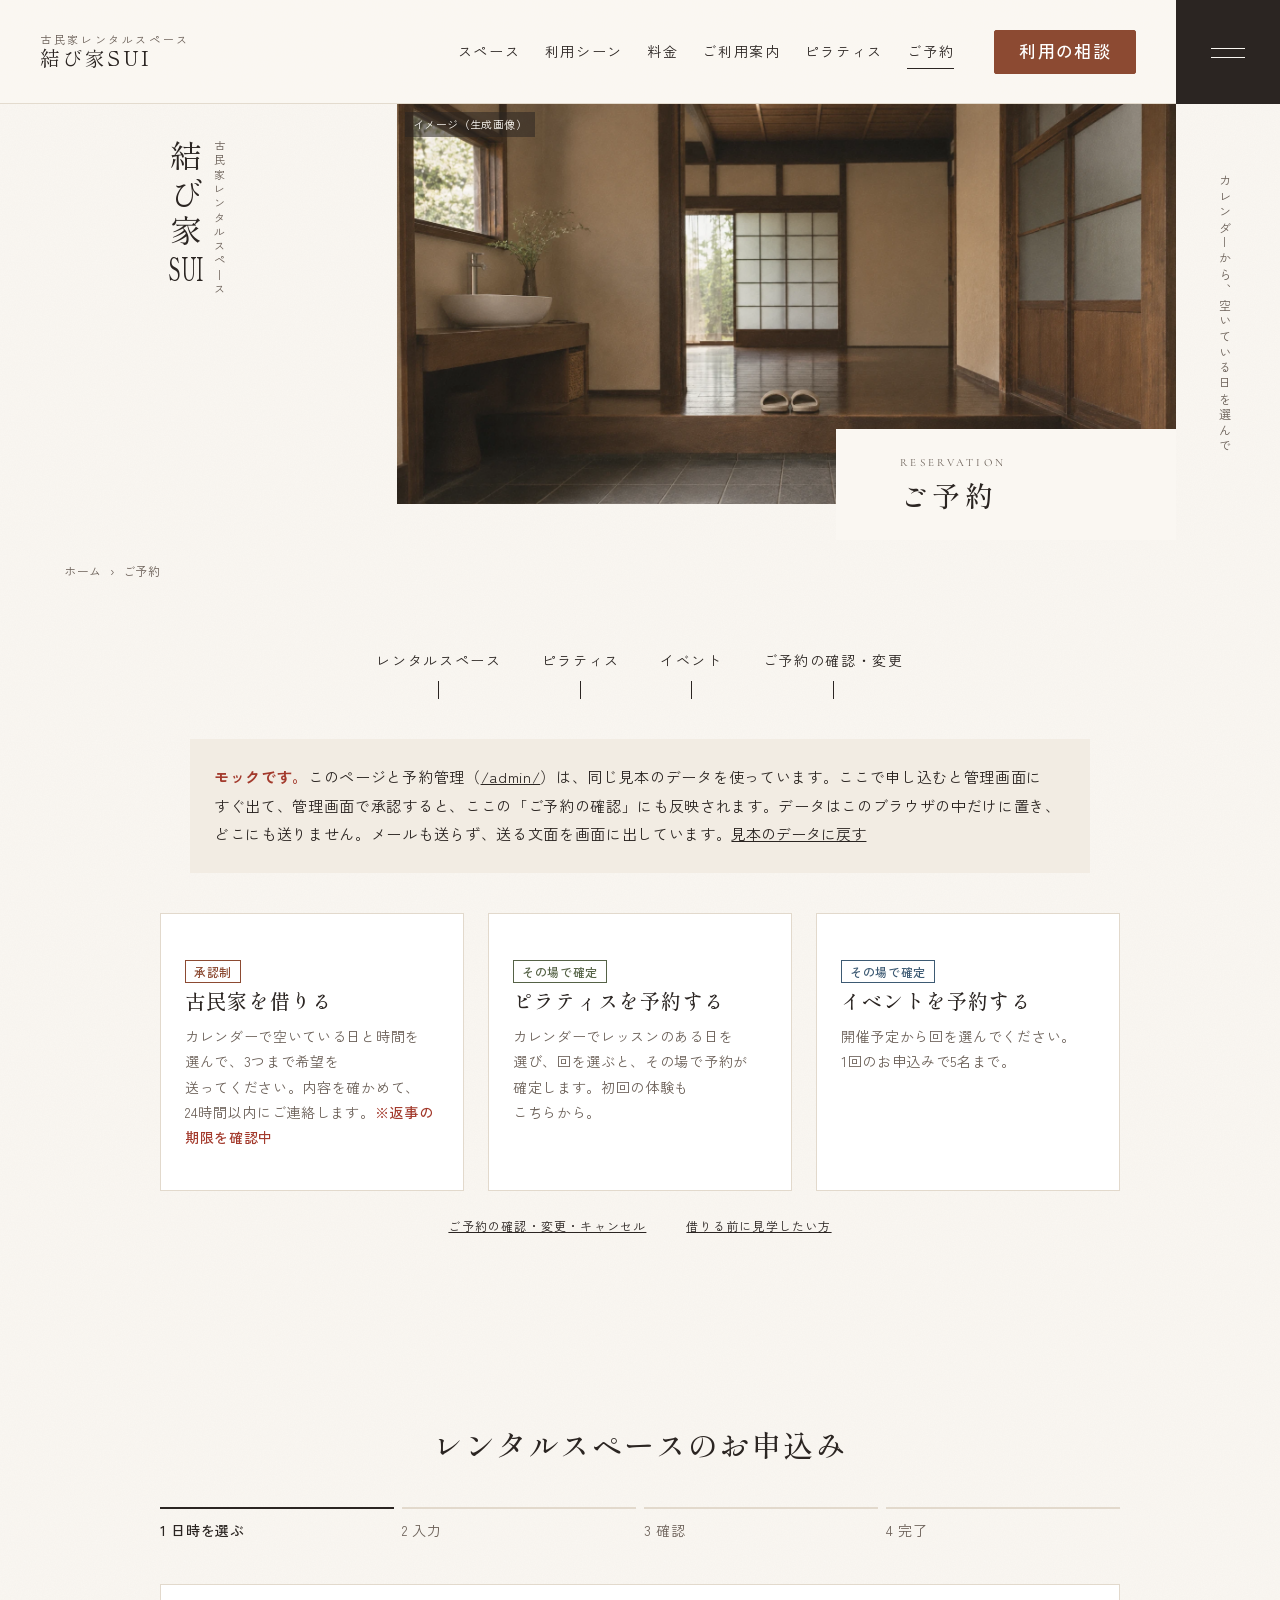
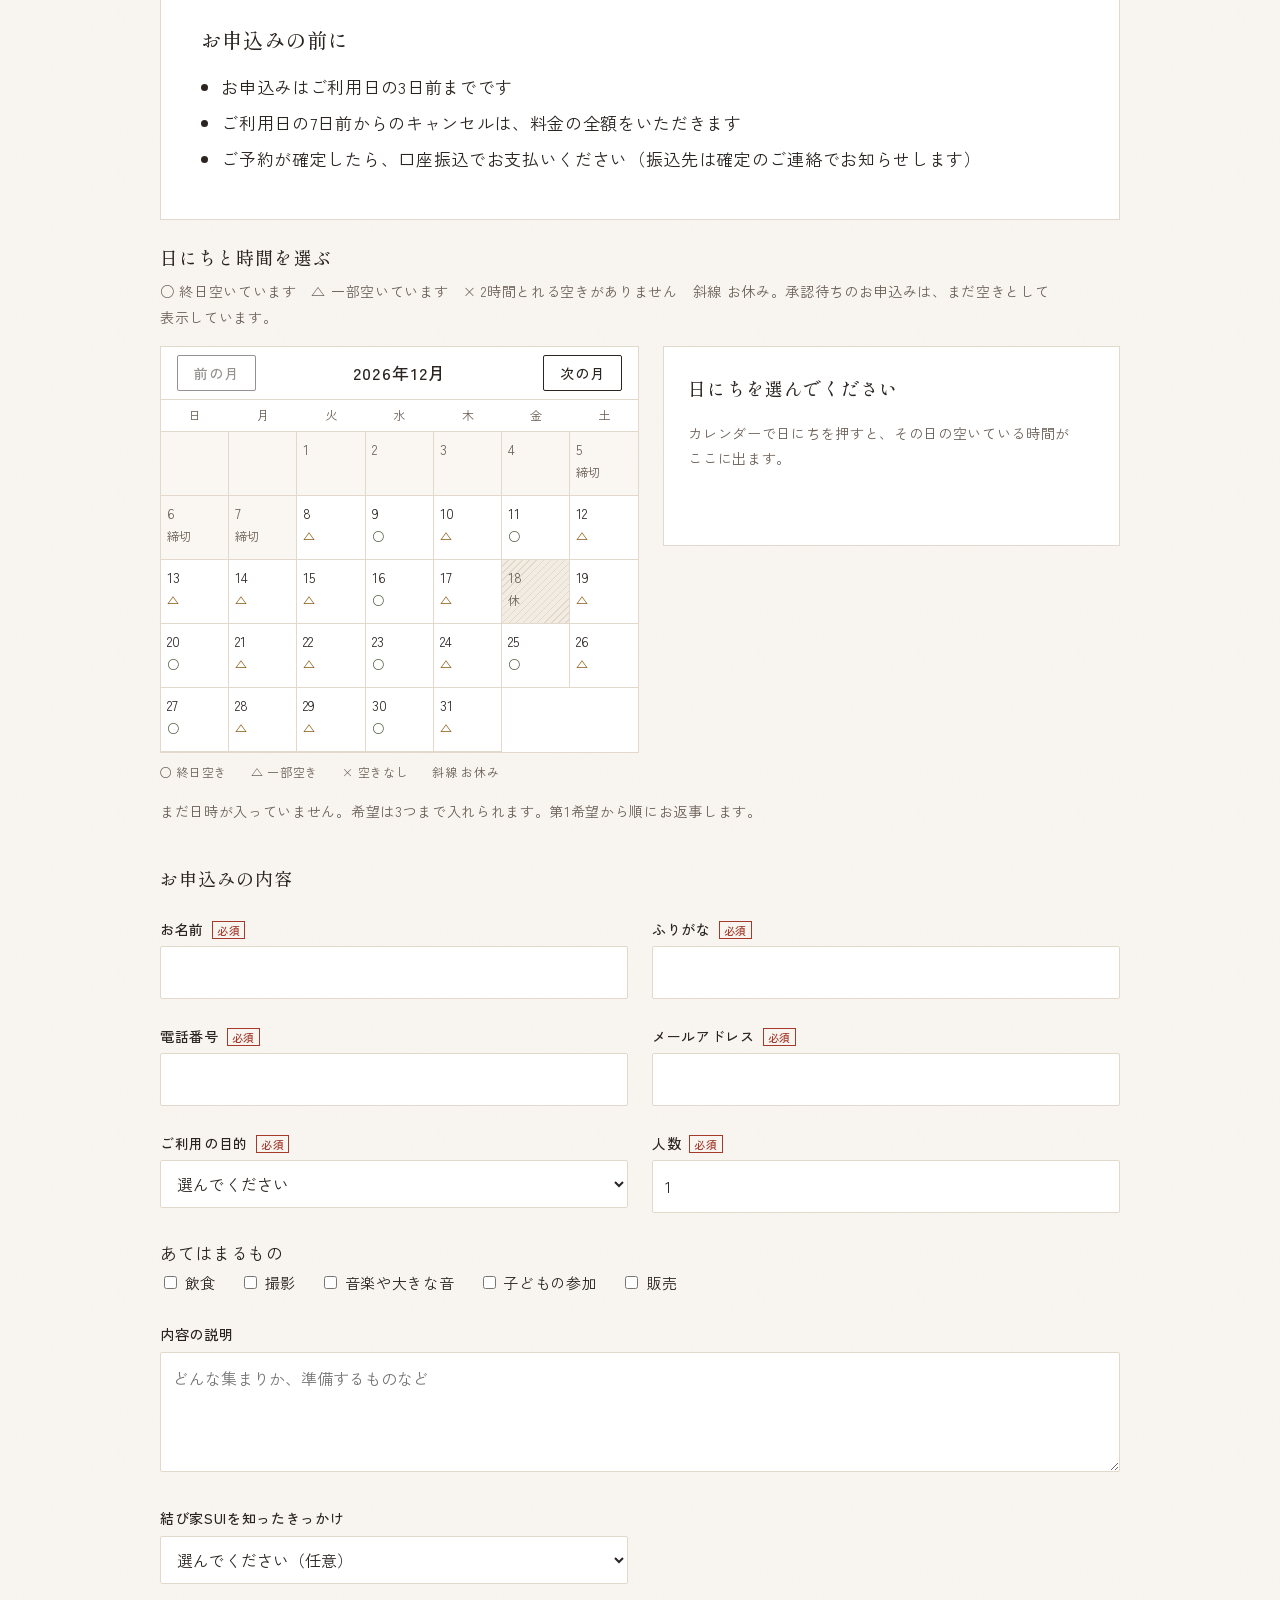
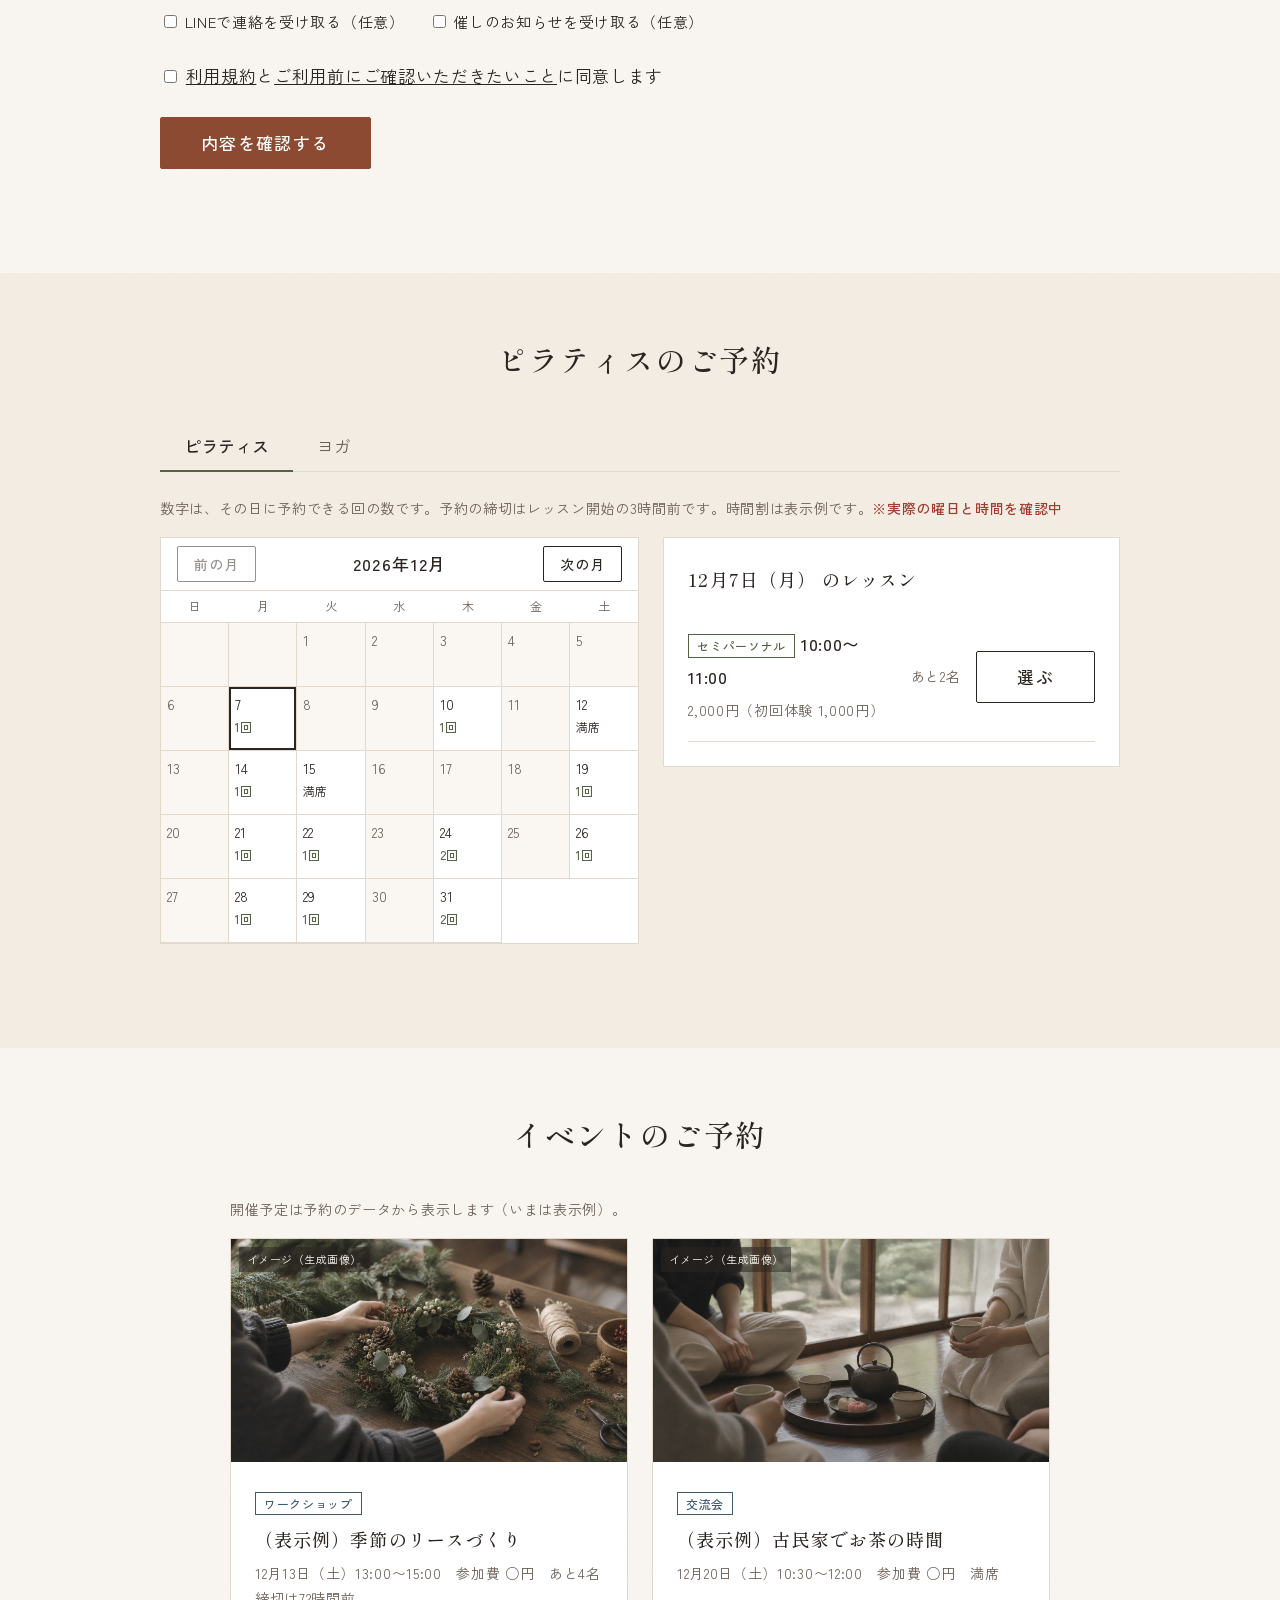
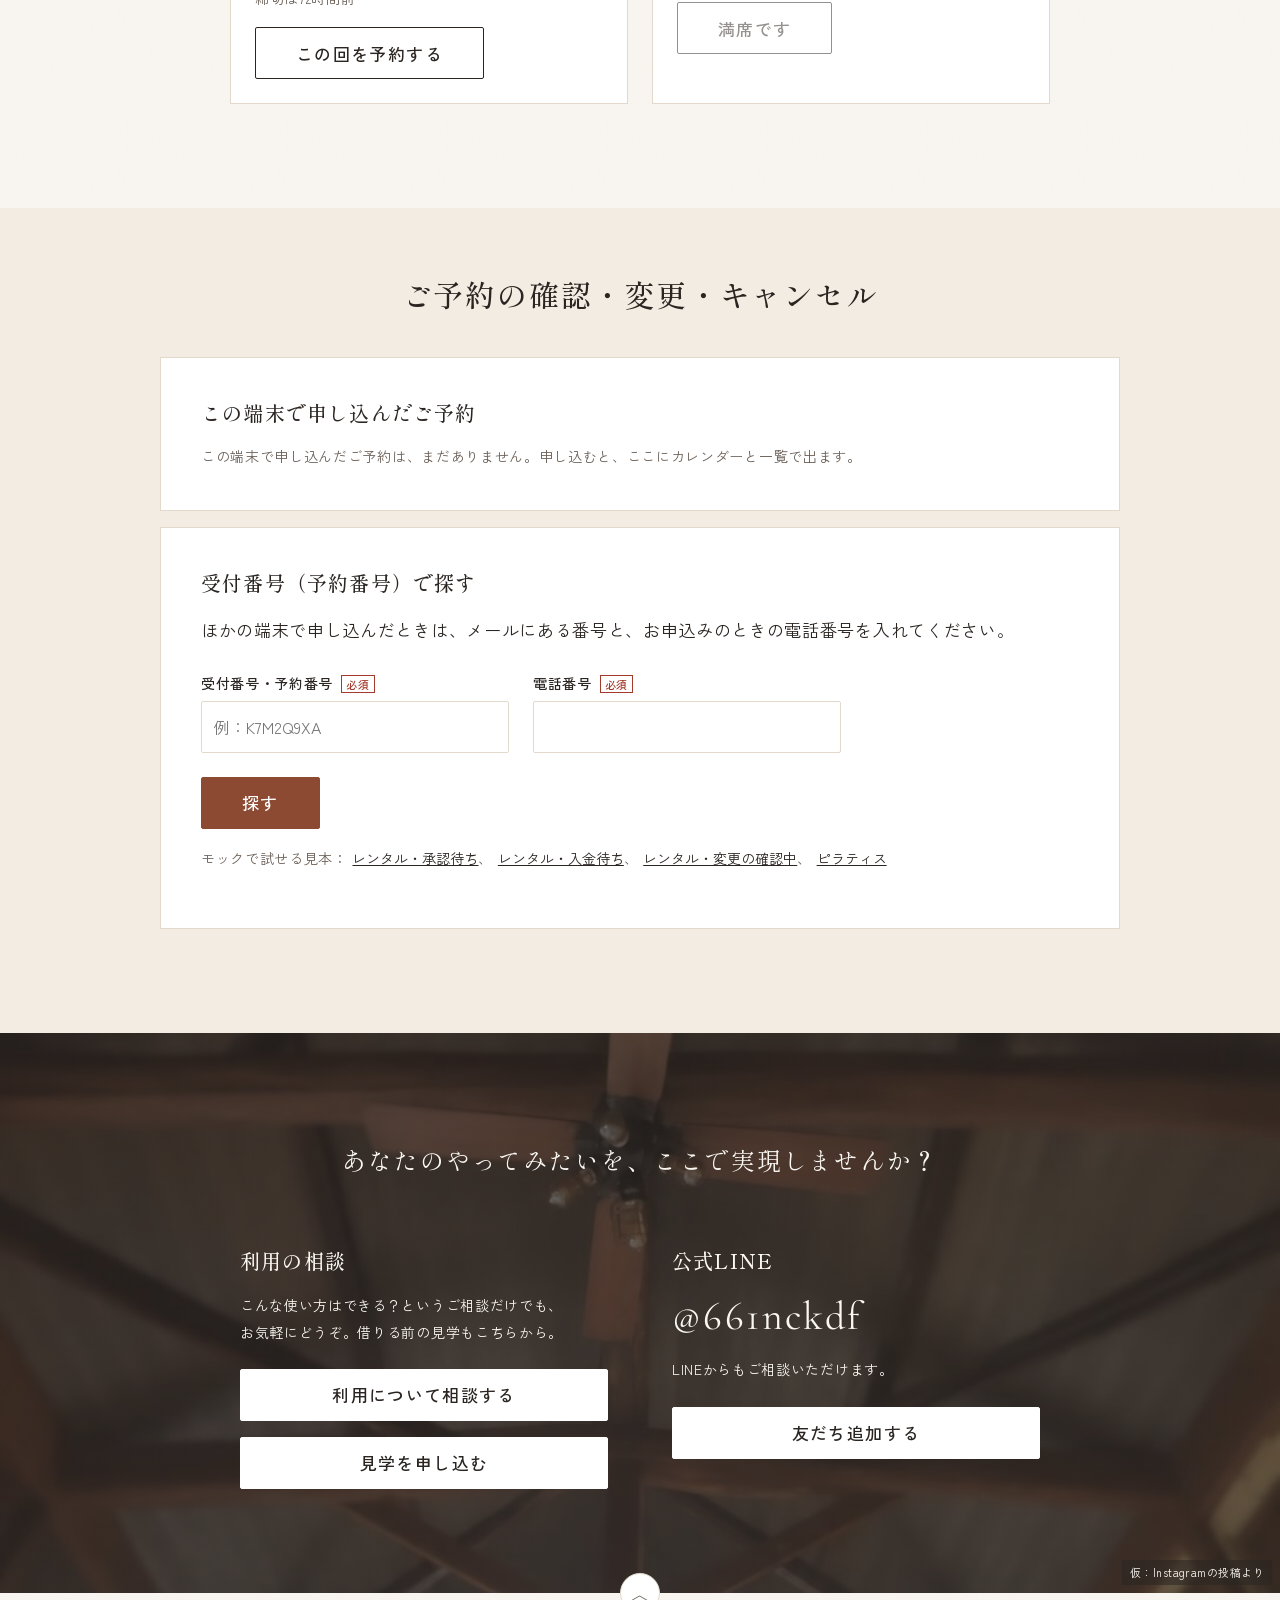
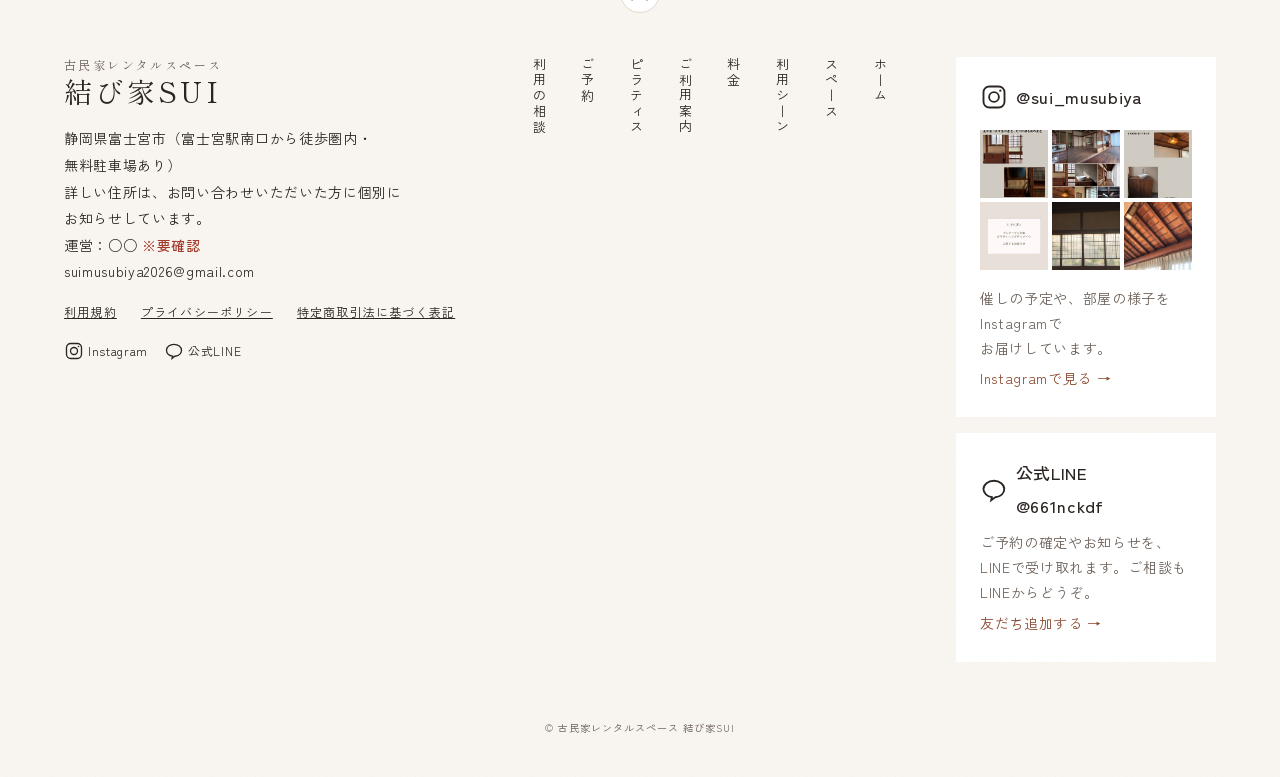
<file: reserve.html>
<!doctype html>
<html lang="ja">
<head>
<meta charset="utf-8">
<meta name="viewport" content="width=device-width, initial-scale=1">
<title>ご予約｜結び家SUI（モック）</title>
<meta name="description" content="結び家SUIのレンタルスペースとマットピラティスのご予約。カレンダーで空いている日を選んで申し込めます。ご予約の確認・変更・キャンセルもこのページから。">
<link rel="preconnect" href="https://fonts.googleapis.com">
<link rel="preconnect" href="https://fonts.gstatic.com" crossorigin>
<link href="https://fonts.googleapis.com/css2?family=Cormorant+Garamond:wght@500&family=Shippori+Mincho:wght@500&family=Zen+Kaku+Gothic+New:wght@400;500&display=swap" rel="stylesheet">
<link rel="stylesheet" href="assets/site.css?v=12">
<style>
.choose { max-width: 1040px; margin: 0 auto; padding: 0 var(--s-5); display: grid; grid-template-columns: repeat(3, 1fr); gap: var(--s-4); }
.choose a { display: block; background: var(--c-paper); padding: var(--s-5) var(--s-4); text-decoration: none; border: 1px solid var(--c-line); }
.choose a:hover { border-color: var(--c-ink); }
.choose h3 { font-size: 1.25rem; margin-bottom: var(--s-2); }
.chip { display: inline-block; font-size: 12px; font-weight: 500; border: 1px solid currentColor; padding: 0 var(--s-2); line-height: 1.8; white-space: nowrap; }
.chip.rental { color: var(--c-accent); } .chip.lesson { color: var(--c-moss); } .chip.event { color: var(--c-ai); }
.chip.pending { color: var(--c-amber); } .chip.confirmed { color: var(--c-ink); } .chip.paid { color: var(--c-moss); }
.chip.declined { color: var(--c-danger); } .chip.cancelled { color: var(--c-ink-muted); }
.sublinks { display: flex; justify-content: center; gap: var(--s-5); margin-top: var(--s-4); font-size: 12px; letter-spacing: 0.1em; flex-wrap: wrap; }
.box-w { max-width: 1040px; margin: 0 auto; padding: 0 var(--s-5); }
.stepper { list-style: none; display: flex; gap: var(--s-2); padding: 0; margin: 0 0 var(--s-5); font-size: var(--t-note); color: var(--c-ink-muted); flex-wrap: wrap; }
.stepper li { flex: 1; border-top: 2px solid var(--c-line); padding-top: var(--s-2); min-width: 90px; }
.stepper li.on { color: var(--c-ink); border-color: var(--c-ink); font-weight: 500; }
h3.sm { font-size: 1.125rem; margin: var(--s-5) 0 var(--s-2); }
.lbl { font-size: var(--t-note); font-weight: 500; margin: var(--s-3) 0 var(--s-2); }

/* 月のカレンダー */
.mcal { background: var(--c-paper); border: 1px solid var(--c-line); }
.mcal-head { display: flex; justify-content: space-between; align-items: center; padding: var(--s-2) var(--s-3); border-bottom: 1px solid var(--c-line); }
.mcal-head b { font-weight: 500; letter-spacing: 0.08em; }
.btn.sm { min-height: 36px; padding: 0 var(--s-3); font-size: var(--t-note); }
.mcal-grid { display: grid; grid-template-columns: repeat(7, minmax(0, 1fr)); }
.mcal-grid .wd { text-align: center; font-size: 12px; color: var(--c-ink-muted); padding: var(--s-1) 0; border-bottom: 1px solid var(--c-line); }
.mcal-grid .d { font: inherit; border: 0; border-right: 1px solid var(--c-line); border-bottom: 1px solid var(--c-line); background: var(--c-paper); color: var(--c-ink); min-height: 64px; padding: var(--s-1) 6px; display: flex; flex-direction: column; align-items: flex-start; gap: 2px; cursor: pointer; text-align: left; }
.mcal-grid .d:nth-child(7n) { border-right: 0; }
.mcal-grid .d .n { font-size: 0.875rem; font-variant-numeric: tabular-nums; }
.mcal-grid .d .m { font-size: 12px; line-height: 1.3; }
.mcal-grid .d:hover:not(:disabled) { background: var(--c-bg); }
.mcal-grid .d:disabled { cursor: default; color: var(--c-ink-muted); background: var(--c-bg); }
.mcal-grid .d.blank { background: var(--c-bg); cursor: default; }
.mcal-grid .d.free .m { color: var(--c-moss); font-weight: 500; }
.mcal-grid .d.few .m { color: var(--c-amber); font-weight: 500; }
.mcal-grid .d.off { background: repeating-linear-gradient(135deg, var(--c-surface), var(--c-surface) 4px, var(--c-line) 4px, var(--c-line) 5px); }
.mcal-grid .d.mine .m { color: #fff; background: var(--c-accent); padding: 0 4px; }
.mcal-grid .d.mine-p .m { color: var(--c-accent); border: 1px dashed var(--c-accent); padding: 0 4px; }
.mcal-grid .d.sel { box-shadow: inset 0 0 0 2px var(--c-ink); }
.legend { display: flex; flex-wrap: wrap; gap: var(--s-2) var(--s-4); font-size: 12px; color: var(--c-ink-muted); margin: var(--s-2) 0 0; }

/* 日にちを選んだあと */
.pick2 { display: grid; grid-template-columns: minmax(0, 1.05fr) minmax(0, 1fr); gap: var(--s-4); align-items: start; }
.dayp { background: var(--c-paper); border: 1px solid var(--c-line); padding: var(--s-4); min-height: 200px; }
.dayp h4 { font-family: var(--f-head); font-weight: 500; font-size: 1.125rem; margin: 0 0 var(--s-3); letter-spacing: 0.06em; }
.tl .bar { position: relative; height: 34px; background: var(--c-bg); border: 1px solid var(--c-line); }
.tl .seg { position: absolute; top: 0; bottom: 0; font-size: 11px; color: var(--c-ink-muted); overflow: hidden; white-space: nowrap; padding: 0 4px; line-height: 32px; background: repeating-linear-gradient(135deg, var(--c-surface), var(--c-surface) 4px, var(--c-line) 4px, var(--c-line) 5px); border-left: 1px solid var(--c-line); border-right: 1px solid var(--c-line); }
.tl .seg.sel { background: var(--c-accent); color: #fff; opacity: 0.9; }
.tl .ticks { position: relative; height: 18px; font-size: 11px; color: var(--c-ink-muted); }
.tl .ticks span { position: absolute; transform: translateX(-50%); }
.tl .ticks span:first-child { transform: none; }
.tl .ticks span:last-child { transform: translateX(-100%); }
.tchips { display: flex; flex-wrap: wrap; gap: 6px; }
.tchip { font: inherit; font-size: 0.875rem; min-height: 40px; min-width: 64px; padding: 2px 10px; border: 1px solid var(--c-line); background: var(--c-paper); color: var(--c-ink); cursor: pointer; border-radius: 2px; display: inline-flex; flex-direction: column; align-items: center; justify-content: center; line-height: 1.3; }
.tchip small { font-size: 11px; color: var(--c-ink-muted); }
.tchip:hover:not(:disabled) { border-color: var(--c-ink); }
.tchip:disabled { color: var(--c-line); text-decoration: line-through; cursor: not-allowed; }
.tchip.on { background: var(--c-ink); border-color: var(--c-ink); color: #fff; }
.tchip.on small { color: #fff; }
.pick-sum { display: flex; flex-wrap: wrap; gap: var(--s-2) var(--s-3); align-items: center; justify-content: space-between; margin-top: var(--s-4); padding-top: var(--s-3); border-top: 1px solid var(--c-line); }
.pick-sum b { margin-left: var(--s-2); }
.choices { list-style: none; padding: 0; margin: var(--s-3) 0 0; }
.choices li { display: grid; grid-template-columns: 6em 1fr auto auto; gap: var(--s-3); align-items: center; background: var(--c-paper); border: 1px solid var(--c-line); padding: var(--s-2) var(--s-3); margin-bottom: var(--s-2); }
.choices .ttl { font-weight: 500; }
.slots { list-style: none; padding: 0; margin: 0; }
.slots li { display: grid; grid-template-columns: 1fr auto auto; gap: var(--s-3); align-items: center; padding: var(--s-3) 0; border-bottom: 1px solid var(--c-line); }
.slots .when { font-weight: 500; }
.slots .left { font-size: var(--t-note); color: var(--c-ink-muted); }

/* 入力 */
label.f { display: block; font-size: var(--t-note); font-weight: 500; margin-bottom: var(--s-1); }
.req { font-size: 11px; color: var(--c-danger); border: 1px solid var(--c-danger); padding: 0 4px; margin-left: var(--s-2); font-weight: 500; }
input[type=text], input[type=tel], input[type=email], input[type=number], select, textarea {
  width: 100%; font: inherit; font-size: 1rem; padding: 10px 12px; border: 1px solid var(--c-line); border-radius: 2px; background: var(--c-paper); color: var(--c-ink);
}
textarea { min-height: 120px; }
.form-grid { display: grid; grid-template-columns: 1fr 1fr; gap: var(--s-4); margin: var(--s-4) 0; }
.form-grid .full { grid-column: 1 / -1; }
.checks { display: flex; flex-wrap: wrap; gap: var(--s-2) var(--s-4); font-size: 0.9375rem; }
.panel { background: var(--c-paper); border: 1px solid var(--c-line); padding: var(--s-5); }
.panel h3 { font-size: 1.25rem; margin-bottom: var(--s-3); }
.panel + .panel { margin-top: var(--s-3); }
.hidden { display: none !important; }
.err { color: var(--c-danger); font-size: var(--t-note); margin-top: var(--s-2); }
.actions { display: flex; gap: var(--s-3); flex-wrap: wrap; margin-top: var(--s-4); align-items: center; }
.receipt { font-family: var(--f-label); font-size: 2rem; letter-spacing: 0.1em; margin-bottom: var(--s-2); }
.tabs { display: flex; gap: 0; border-bottom: 1px solid var(--c-line); margin-bottom: var(--s-4); }
.tabs button { font: inherit; background: none; border: 0; padding: var(--s-2) var(--s-4); cursor: pointer; color: var(--c-ink-muted); border-bottom: 2px solid transparent; margin-bottom: -1px; }
.tabs button.on { color: var(--c-ink); border-color: var(--c-moss); font-weight: 500; }
.events { display: grid; grid-template-columns: 1fr 1fr; gap: var(--s-4); }
.events .card { background: var(--c-paper); border: 1px solid var(--c-line); }
.events .card .ph { aspect-ratio: 16 / 9; }
.events .card .in { padding: var(--s-4); }
.events .card h3 { font-size: 1.125rem; margin: var(--s-2) 0; }

/* ご予約の確認 */
.rec-head { display: flex; flex-wrap: wrap; gap: var(--s-2); align-items: center; margin-bottom: var(--s-2); }
.rec-ttl { font-family: var(--f-head); font-size: 1.25rem; margin: 0 0 var(--s-3); letter-spacing: 0.04em; }
.rec2 { display: grid; grid-template-columns: minmax(0, 1fr) minmax(0, 1fr); gap: var(--s-4); align-items: start; }
.addcal { display: flex; flex-wrap: wrap; gap: var(--s-2) var(--s-4); font-size: var(--t-note); margin-top: var(--s-3); }
.mine-list { list-style: none; padding: 0; margin: var(--s-3) 0 0; }
.mine-list li { display: flex; flex-wrap: wrap; gap: var(--s-2) var(--s-3); align-items: center; padding: var(--s-2) 0; border-bottom: 1px solid var(--c-line); }
.mine-list .when { font-weight: 500; }
.mine-list .btn { margin-left: auto; }
.mailbox { margin-top: var(--s-4); border: 1px solid var(--c-line); background: var(--c-bg); }
.mailbox summary { cursor: pointer; padding: var(--s-2) var(--s-3); font-size: var(--t-note); }
.mailbox pre { margin: 0; padding: var(--s-3); white-space: pre-wrap; font-family: var(--f-body); font-size: var(--t-note); line-height: 1.9; border-top: 1px solid var(--c-line); background: var(--c-paper); }
.hint { font-size: var(--t-note); color: var(--c-ink-muted); }
.hint button { font: inherit; background: none; border: 0; color: var(--c-ink); text-decoration: underline; cursor: pointer; padding: 0; }
.demo-reset { font: inherit; background: none; border: 0; text-decoration: underline; cursor: pointer; padding: 0; color: var(--c-ink); }

@media (max-width: 900px) {
  .pick2, .rec2 { grid-template-columns: minmax(0, 1fr); }
}
@media (max-width: 767px) {
  .choose { grid-template-columns: 1fr; padding: 0 var(--s-3); }
  .box-w { padding: 0 var(--s-3); }
  .panel { padding: var(--s-4) var(--s-3); }
  .dayp { padding: var(--s-3); }
  .form-grid { grid-template-columns: 1fr; }
  .events { grid-template-columns: 1fr; }
  .mcal-grid .d { min-height: 52px; padding: 2px 4px; }
  .choices li { grid-template-columns: 1fr auto; }
  .choices .ttl { grid-column: 1 / -1; }
  .slots li { grid-template-columns: 1fr auto; }
  .slots .left { grid-column: 1; }
}
</style>
</head>
<body id="top">
<div data-include="header"></div>

<main>
  <div class="pv">
    <a class="pv-logo" href="index.html"><span class="sub">古民家レンタルスペース</span><span class="name">結び家<span class="tcy">SUI</span></span></a>
    <div class="ph dark pv-photo photo gen" style="background-image:url(assets/img/gen/guide-top.webp)" data-label="写真：玄関と土間（撮影予定）"></div>
    <div class="pv-ttl"><span class="label-en">Reservation</span><h1>ご予約</h1></div>
    <p class="pv-tagline">カレンダーから、空いている日を選んで</p>
  </div>
  <ul class="crumbs"><li><a href="index.html">ホーム</a></li><li>ご予約</li></ul>
  <nav class="inner-links" aria-label="このページの中">
    <a href="#rental">レンタルスペース</a><a href="#lesson">ピラティス</a><a href="#event">イベント</a><a href="#status">ご予約の確認・変更</a>
  </nav>

  <p class="callout"><b>モックです。</b>このページと予約管理（<a href="admin/">/admin/</a>）は、同じ見本のデータを使っています。ここで申し込むと管理画面にすぐ出て、管理画面で承認すると、ここの「ご予約の確認」にも反映されます。データはこのブラウザの中だけに置き、どこにも送りません。メールも送らず、送る文面を画面に出しています。<button class="demo-reset" type="button" id="demo-reset">見本のデータに戻す</button></p>

  <section class="page-sec" id="choose" style="padding-top:0">
    <div class="choose">
      <a href="#rental"><span class="chip rental">承認制</span><h3>古民家を借りる</h3><p class="note" style="margin:0">カレンダーで空いている日と時間を選んで、3つまで希望を送ってください。内容を確かめて、24時間以内にご連絡します。<span class="todo">※返事の期限を確認中</span></p></a>
      <a href="#lesson"><span class="chip lesson">その場で確定</span><h3>ピラティスを予約する</h3><p class="note" style="margin:0">カレンダーでレッスンのある日を選び、回を選ぶと、その場で予約が確定します。初回の体験もこちらから。</p></a>
      <a href="#event"><span class="chip event">その場で確定</span><h3>イベントを予約する</h3><p class="note" style="margin:0">開催予定から回を選んでください。1回のお申込みで5名まで。</p></a>
    </div>
    <p class="sublinks"><a href="#status">ご予約の確認・変更・キャンセル</a><a href="contact.html?type=visit">借りる前に見学したい方</a></p>
  </section>

  <!-- レンタル -->
  <section class="page-sec" id="rental">
    <h2 class="page-ttl">レンタルスペースのお申込み</h2>
    <div class="box-w">
      <ol class="stepper" id="r-steps">
        <li class="on">1 日時を選ぶ</li><li>2 入力</li><li>3 確認</li><li>4 完了</li>
      </ol>

      <div id="r-form">
        <div class="panel" style="margin-bottom:var(--s-4)">
          <h3>お申込みの前に</h3>
          <ul class="dots" style="margin:0">
            <li>お申込みはご利用日の3日前までです</li>
            <li>ご利用日の7日前からのキャンセルは、料金の全額をいただきます</li>
            <li>ご予約が確定したら、口座振込でお支払いください（振込先は確定のご連絡でお知らせします）</li>
          </ul>
        </div>

        <h3 class="sm" style="margin-top:0">日にちと時間を選ぶ</h3>
        <p class="note">○ 終日空いています　△ 一部空いています　× 2時間とれる空きがありません　斜線 お休み。承認待ちのお申込みは、まだ空きとして表示しています。</p>
        <div id="r-picker"></div>

        <h3 class="sm">お申込みの内容</h3>
        <div class="form-grid">
          <div><label class="f" for="r-name">お名前<span class="req">必須</span></label><input type="text" id="r-name" autocomplete="name"></div>
          <div><label class="f" for="r-kana">ふりがな<span class="req">必須</span></label><input type="text" id="r-kana"></div>
          <div><label class="f" for="r-tel">電話番号<span class="req">必須</span></label><input type="tel" id="r-tel" autocomplete="tel"></div>
          <div><label class="f" for="r-mail">メールアドレス<span class="req">必須</span></label><input type="email" id="r-mail" autocomplete="email"></div>
          <div><label class="f" for="r-purpose">ご利用の目的<span class="req">必須</span></label>
            <select id="r-purpose"><option value="">選んでください</option><option>ヨガ・ピラティス</option><option>教室・レッスン</option><option>ワークショップ</option><option>マルシェ</option><option>交流会</option><option>撮影</option><option>その他</option></select></div>
          <div><label class="f" for="r-people">人数<span class="req">必須</span></label><input type="number" id="r-people" min="1" value="1"></div>
          <div class="full"><span class="f">あてはまるもの</span>
            <div class="checks" id="r-flags"><label><input type="checkbox" value="飲食"> 飲食</label><label><input type="checkbox" value="撮影"> 撮影</label><label><input type="checkbox" value="音楽や大きな音"> 音楽や大きな音</label><label><input type="checkbox" value="子どもの参加"> 子どもの参加</label><label><input type="checkbox" value="販売"> 販売</label></div></div>
          <div class="full"><label class="f" for="r-desc">内容の説明</label><textarea id="r-desc" placeholder="どんな集まりか、準備するものなど"></textarea></div>
          <div><label class="f" for="r-know">結び家SUIを知ったきっかけ</label>
            <select id="r-know"><option value="">選んでください（任意）</option><option>Google検索</option><option>Googleマップ</option><option>Instagram</option><option>公式LINE</option><option>知人の紹介</option><option>レンタルスペースの掲載サイト</option><option>その他</option></select></div>
          <div class="full checks"><label><input type="checkbox" id="r-line"> LINEで連絡を受け取る（任意）</label><label><input type="checkbox"> 催しのお知らせを受け取る（任意）</label></div>
          <div class="full"><label><input type="checkbox" id="r-agree"> <a href="guide.html#rules">利用規約</a>と<a href="guide.html">ご利用前にご確認いただきたいこと</a>に同意します</label></div>
        </div>
        <p class="err hidden" id="r-err"></p>
        <div class="actions"><button class="btn primary" type="button" id="r-confirm">内容を確認する</button></div>
      </div>

      <div id="r-check" class="panel hidden">
        <h3>内容の確認</h3>
        <div id="r-summary"></div>
        <div class="actions"><button class="btn" type="button" id="r-back">戻って直す</button><button class="btn primary" type="button" id="r-submit">申し込む</button></div>
      </div>

      <div id="r-done" class="panel hidden">
        <h3>お申込みを受け付けました</h3>
        <p style="margin:0">受付番号</p>
        <p class="receipt" id="r-no"></p>
        <p>この時点では、まだご予約は確定していません。内容を確かめて、24時間以内にメールかLINEでご連絡します。<span class="todo">※返事の期限を確認中</span></p>
        <p class="note">受付番号と電話番号で、このページの「ご予約の確認」から、状況の確認・日時の変更・取り消しができます。この端末からなら、番号を入れなくても一覧に出ます。</p>
        <div class="actions"><button class="btn primary" type="button" id="r-open">このお申込みを確認する</button><button class="btn" type="button" id="r-again">続けて申し込む</button></div>
        <div id="r-mail-box"></div>
      </div>
    </div>
  </section>

  <!-- ピラティス -->
  <section class="page-sec tint" id="lesson">
    <h2 class="page-ttl">ピラティスのご予約</h2>
    <div class="box-w">
      <div class="tabs" role="tablist"><button class="on" type="button" data-tab="pilates">ピラティス</button><button type="button" data-tab="yoga">ヨガ</button></div>
      <div id="tab-pilates">
        <p class="note">数字は、その日に予約できる回の数です。予約の締切はレッスン開始の3時間前です。時間割は表示例です。<span class="todo">※実際の曜日と時間を確認中</span></p>
        <div id="l-picker"></div>
      </div>
      <div id="tab-yoga" class="hidden">
        <p class="callout" style="margin:0"><b>準備中です。</b>ヨガのクラスの内容と日程が決まったら、ここに時間割が並びます。<span class="todo">※要確認</span></p>
      </div>
      <div id="l-form" class="panel hidden" style="margin-top:var(--s-4)">
        <h3 id="l-ttl">予約の内容</h3>
        <div class="form-grid">
          <div><label class="f" for="l-name">お名前<span class="req">必須</span></label><input type="text" id="l-name" autocomplete="name"></div>
          <div><label class="f" for="l-kana">ふりがな<span class="req">必須</span></label><input type="text" id="l-kana"></div>
          <div><label class="f" for="l-tel">電話番号<span class="req">必須</span></label><input type="tel" id="l-tel" autocomplete="tel"></div>
          <div><label class="f" for="l-mail">メールアドレス<span class="req">必須</span></label><input type="email" id="l-mail" autocomplete="email"></div>
          <div class="full checks"><label><input type="checkbox" id="l-first"> 初めての参加です（体験）</label></div>
          <div class="full"><label class="f" for="l-body">体のことで伝えておきたいこと（任意）</label><textarea id="l-body"></textarea></div>
          <div class="full"><label><input type="checkbox" id="l-agree"> <a href="pilates.html#rules">お支払いとキャンセルのきまり</a>に同意します</label></div>
        </div>
        <p class="note">料金：<span id="l-price"></span>　お支払い方法：○ <span class="todo">※要確認</span>　キャンセル：○時間前まで無料 <span class="todo">※要確認</span></p>
        <p class="err hidden" id="l-err"></p>
        <div class="actions"><button class="btn" type="button" id="l-back">回を選び直す</button><button class="btn primary" type="button" id="l-submit">予約する</button></div>
      </div>
      <div id="l-done" class="panel hidden" style="margin-top:var(--s-4)">
        <h3>ご予約が確定しました</h3>
        <p style="margin:0">予約番号</p>
        <p class="receipt" id="l-no"></p>
        <p id="l-done-txt"></p>
        <p class="note">前日に、場所と持ち物をあらためてお送りします。予約番号と電話番号で、このページの「ご予約の確認」から変更とキャンセルができます。</p>
        <div class="addcal" id="l-addcal"></div>
        <div class="actions"><button class="btn primary" type="button" id="l-open">この予約を確認する</button><button class="btn" type="button" id="l-again">ほかの回も予約する</button></div>
        <div id="l-mail-box"></div>
      </div>
    </div>
  </section>

  <!-- イベント -->
  <section class="page-sec" id="event">
    <h2 class="page-ttl">イベントのご予約</h2>
    <div class="box-w" style="max-width:900px">
      <p class="note">開催予定は予約のデータから表示します（いまは表示例）。</p>
      <div class="events">
        <div class="card"><div class="ph photo gen" style="background-image:url(assets/img/gen/event-wreath.webp)" data-label="写真：催しの様子"></div><div class="in"><span class="chip event">ワークショップ</span><h3>（表示例）季節のリースづくり</h3><p class="note">12月13日（土）13:00〜15:00　参加費 ○円　あと4名　締切は72時間前</p><button class="btn" type="button" data-event>この回を予約する</button></div></div>
        <div class="card"><div class="ph photo gen" style="background-image:url(assets/img/gen/event-tea.webp)" data-label="写真：催しの様子"></div><div class="in"><span class="chip event">交流会</span><h3>（表示例）古民家でお茶の時間</h3><p class="note">12月20日（土）10:30〜12:00　参加費 ○円　満席</p><button class="btn" type="button" disabled>満席です</button></div></div>
      </div>
      <p class="note hidden" id="e-done" style="margin-top:16px">（モック）この回の予約画面が開きます。人数（1回のお申込みで5名まで）を選んで、ピラティスと同じ形で入力します。</p>
    </div>
  </section>

  <!-- ご予約の確認 -->
  <section class="page-sec tint" id="status">
    <h2 class="page-ttl">ご予約の確認・変更・キャンセル</h2>
    <div class="box-w">
      <div class="panel">
        <h3>この端末で申し込んだご予約</h3>
        <div id="mine"></div>
      </div>
      <div class="panel">
        <h3>受付番号（予約番号）で探す</h3>
        <p>ほかの端末で申し込んだときは、メールにある番号と、お申込みのときの電話番号を入れてください。</p>
        <div class="form-grid" style="max-width:640px">
          <div><label class="f" for="s-no">受付番号・予約番号<span class="req">必須</span></label><input type="text" id="s-no" placeholder="例：K7M2Q9XA" autocapitalize="characters"></div>
          <div><label class="f" for="s-tel">電話番号<span class="req">必須</span></label><input type="tel" id="s-tel"></div>
        </div>
        <p class="err hidden" id="s-err">番号か電話番号が違うか、ご予約が見つかりませんでした。</p>
        <div class="actions"><button class="btn primary" type="button" id="s-go">探す</button></div>
        <p class="hint" style="margin-top:var(--s-3)">モックで試せる見本：
          <button type="button" data-try="K7M2Q9XA,090-0000-1111">レンタル・承認待ち</button>、
          <button type="button" data-try="P8Q2D5GH,080-0000-4444">レンタル・入金待ち</button>、
          <button type="button" data-try="Z2X5V8MC,080-0000-6666">レンタル・変更の確認中</button>、
          <button type="button" data-try="PL7K3M9A,080-0000-1212">ピラティス</button></p>
      </div>
      <div id="s-result"></div>
    </div>
  </section>
</main>

<div data-include="footer"></div>
<script src="assets/site.js?v=8"></script>
<script src="assets/mock-db.js?v=1"></script>
<script src="assets/reserve.js?v=4"></script>
</body>
</html>
</file>
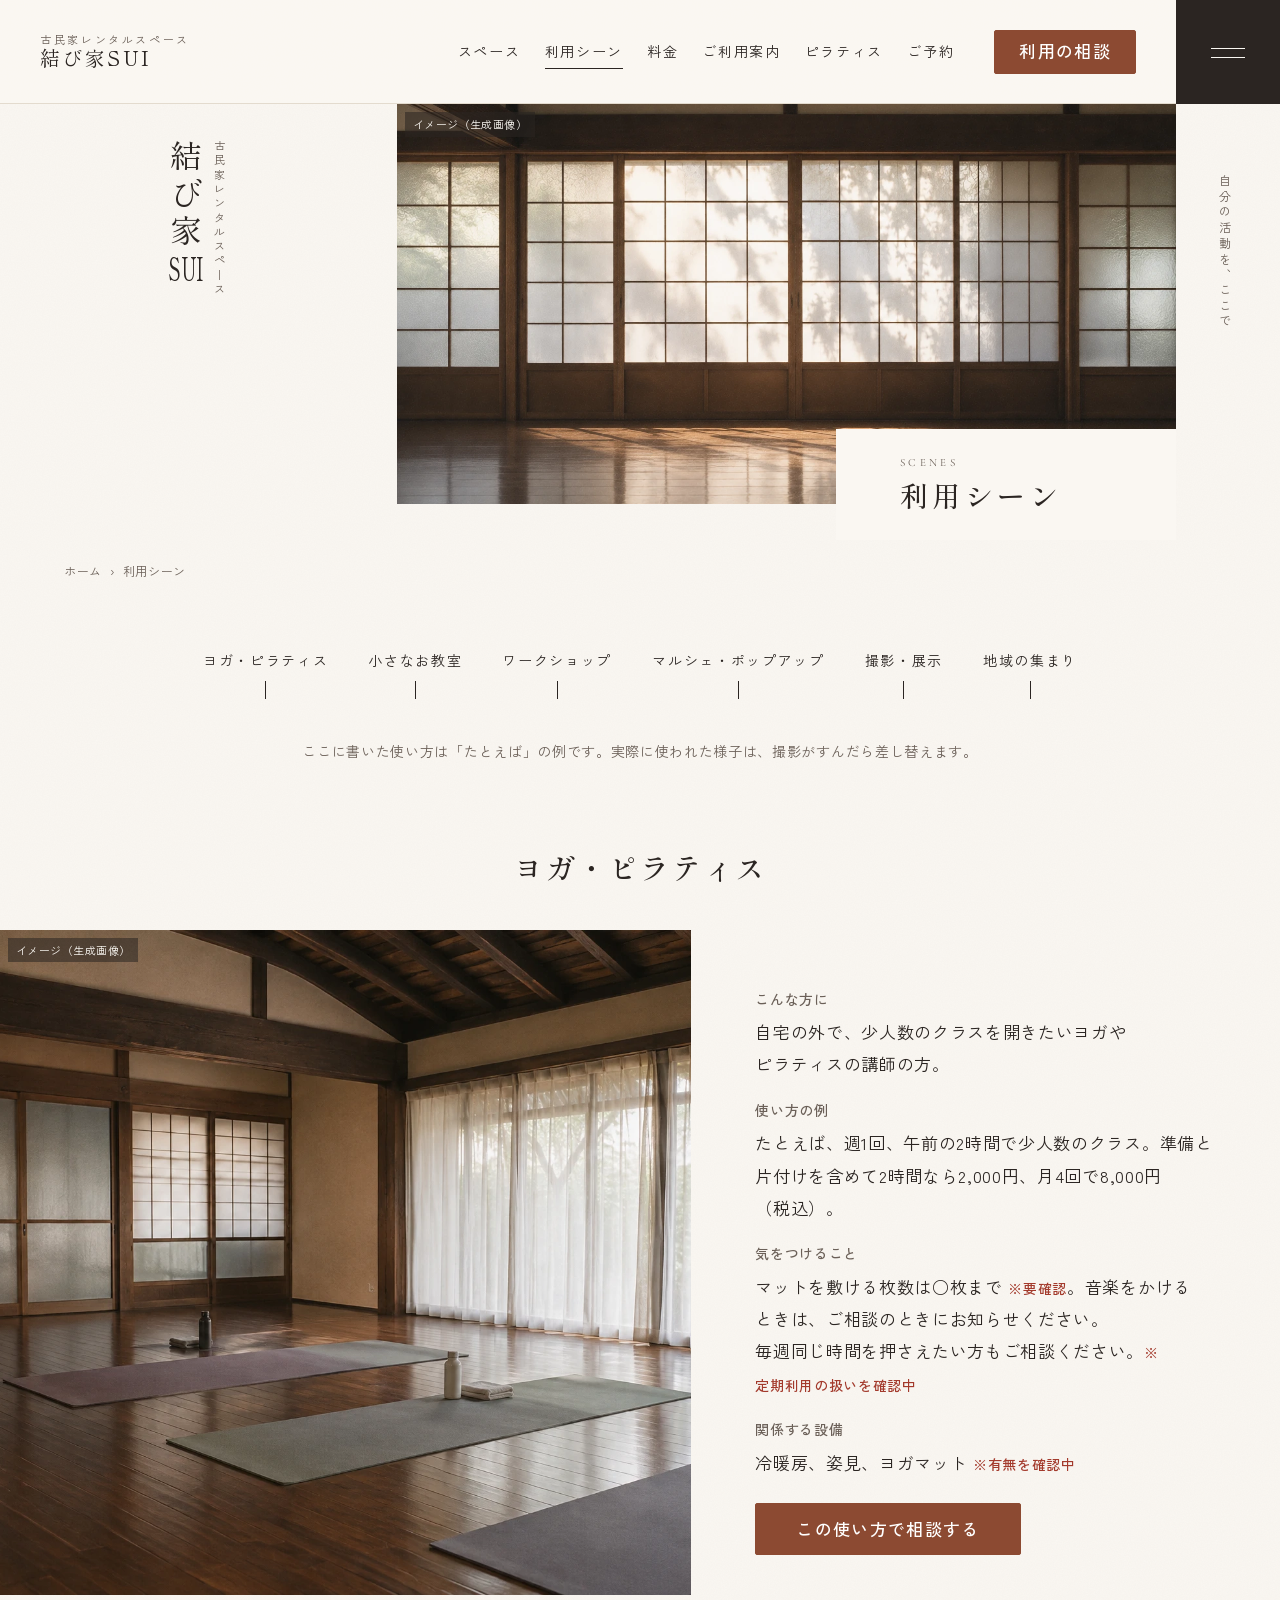
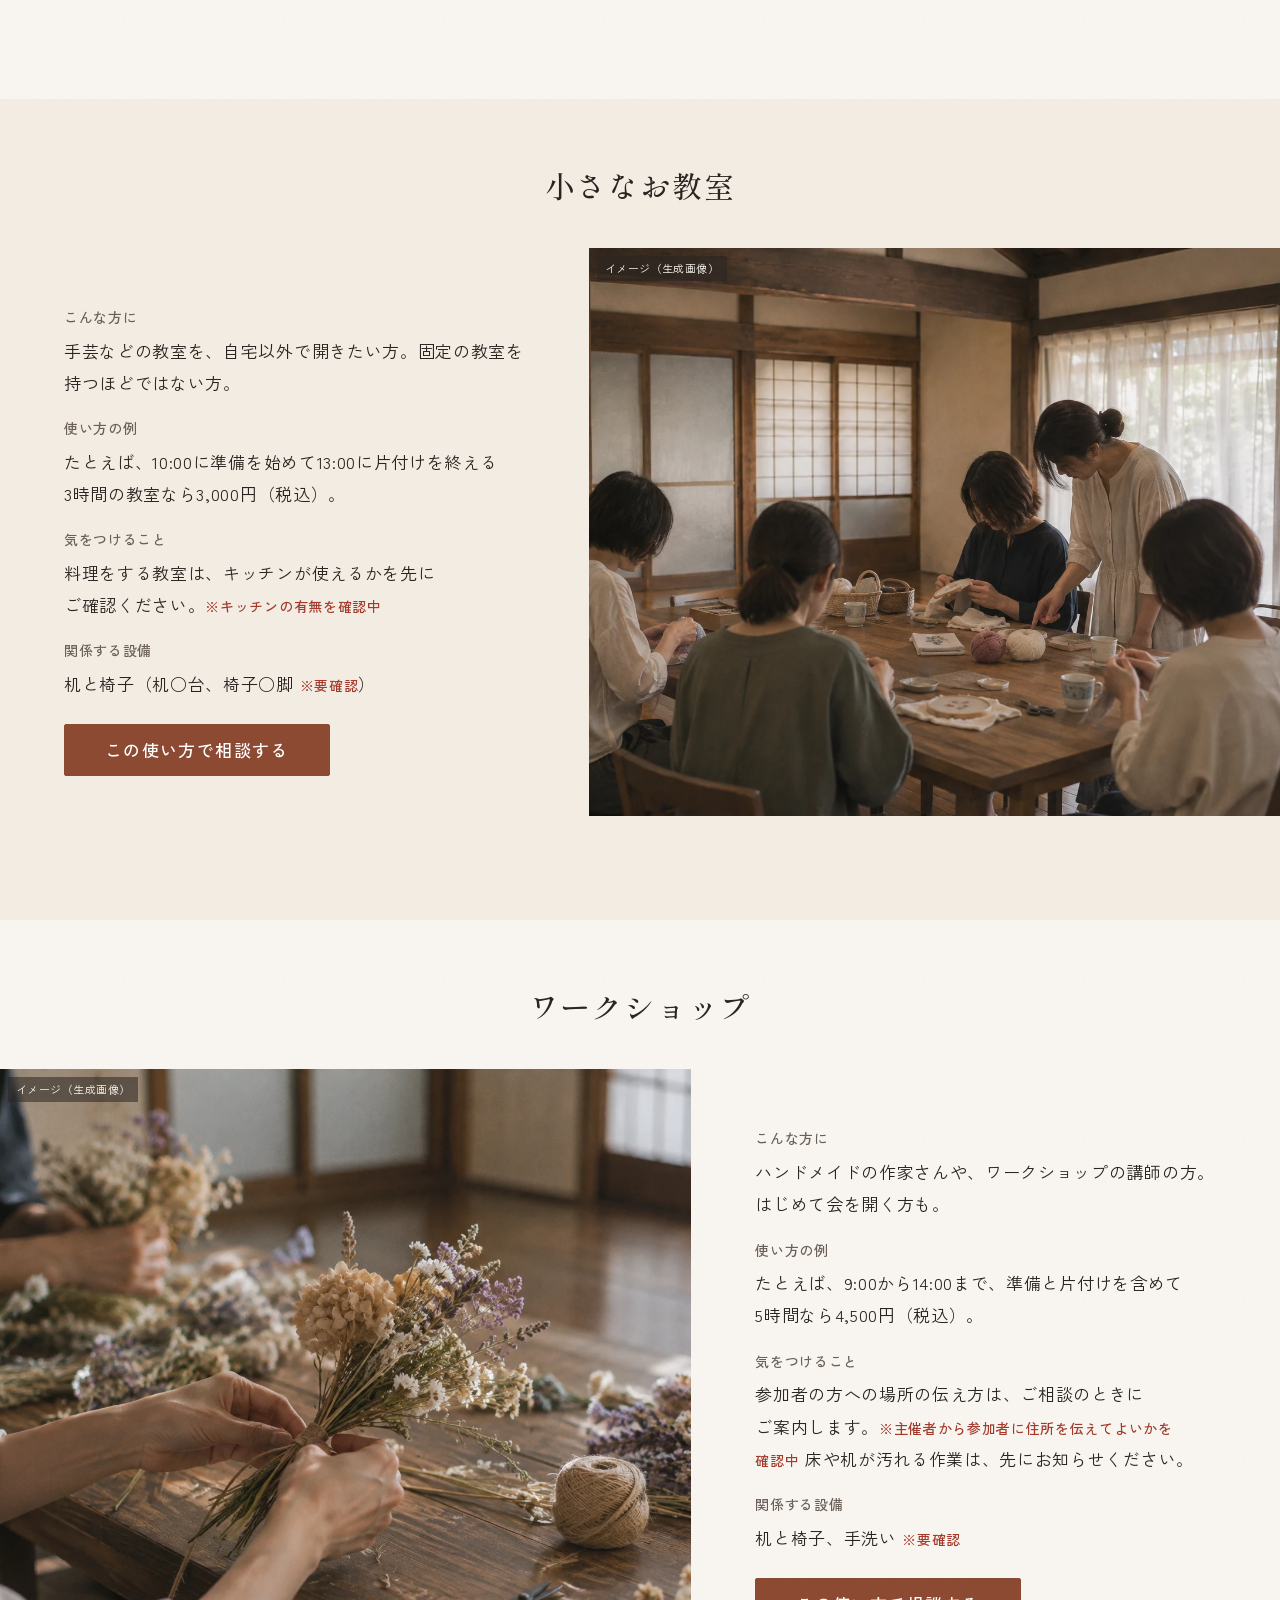
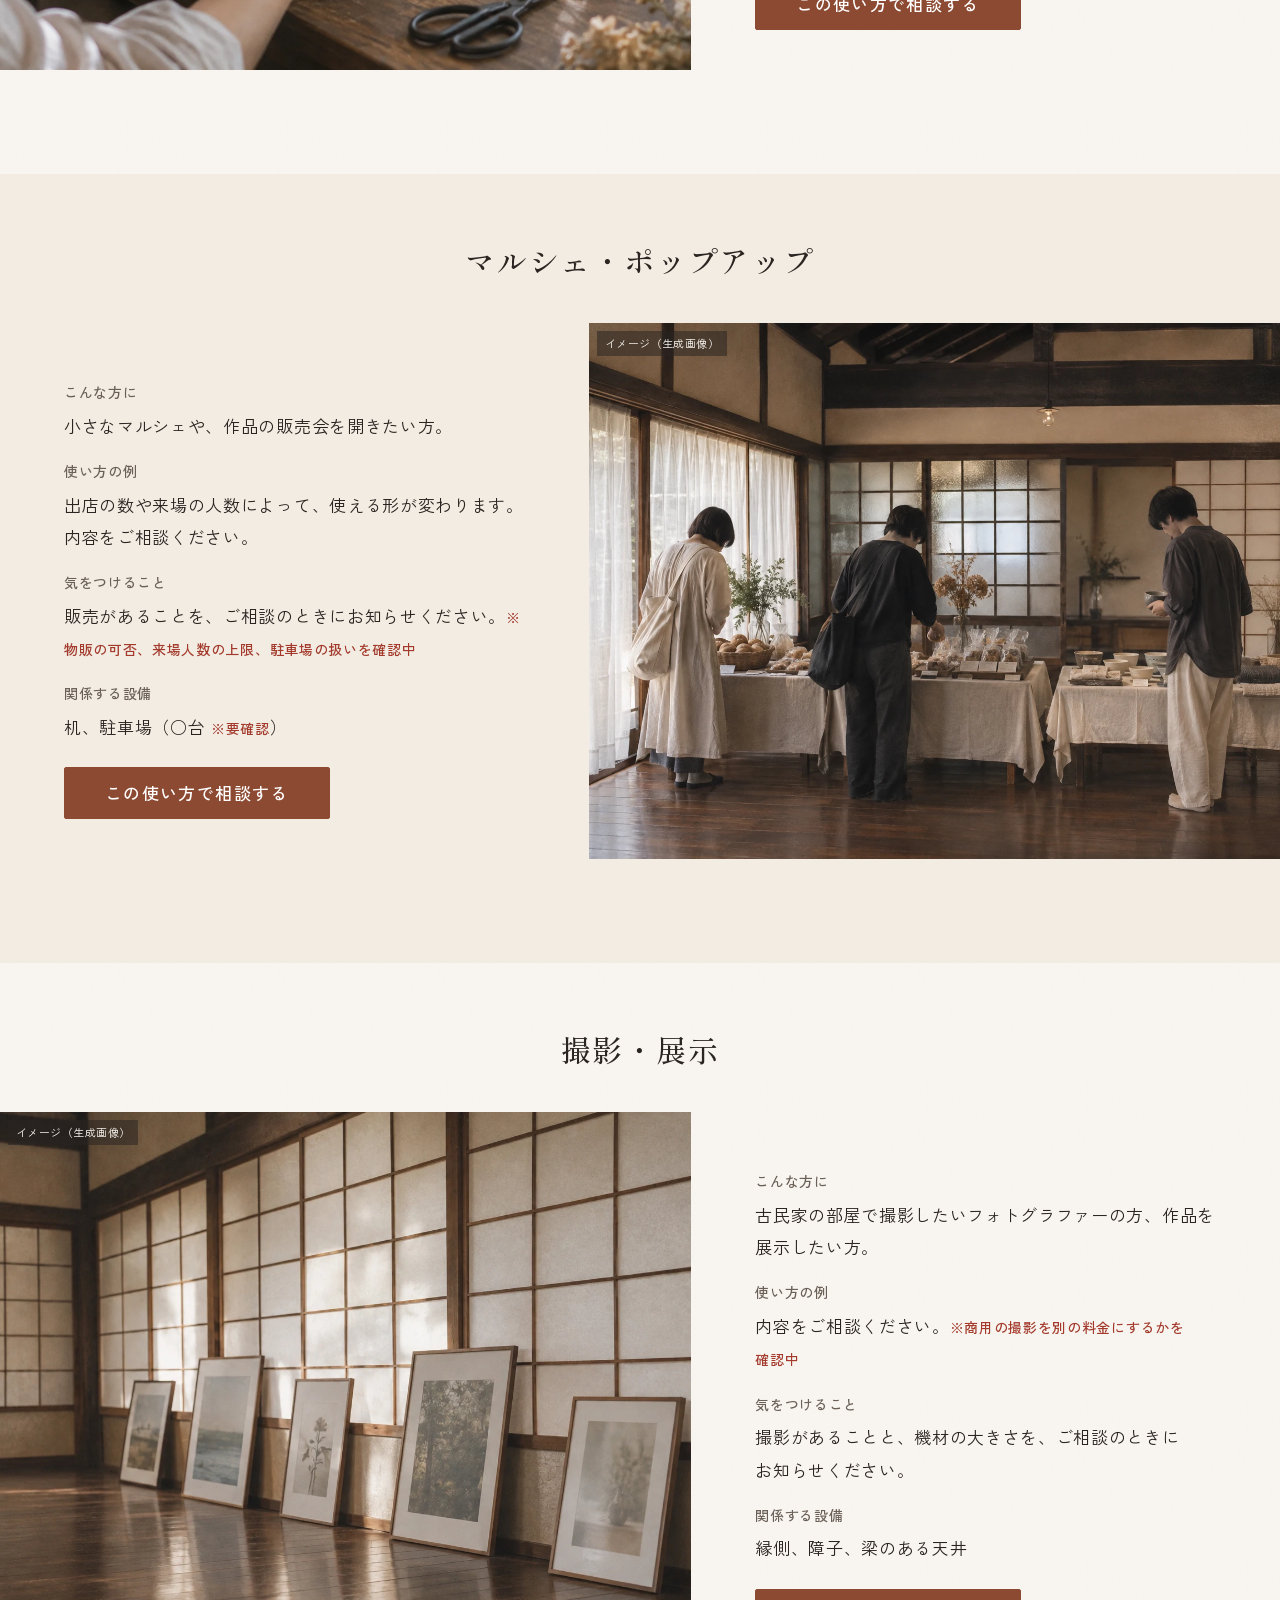
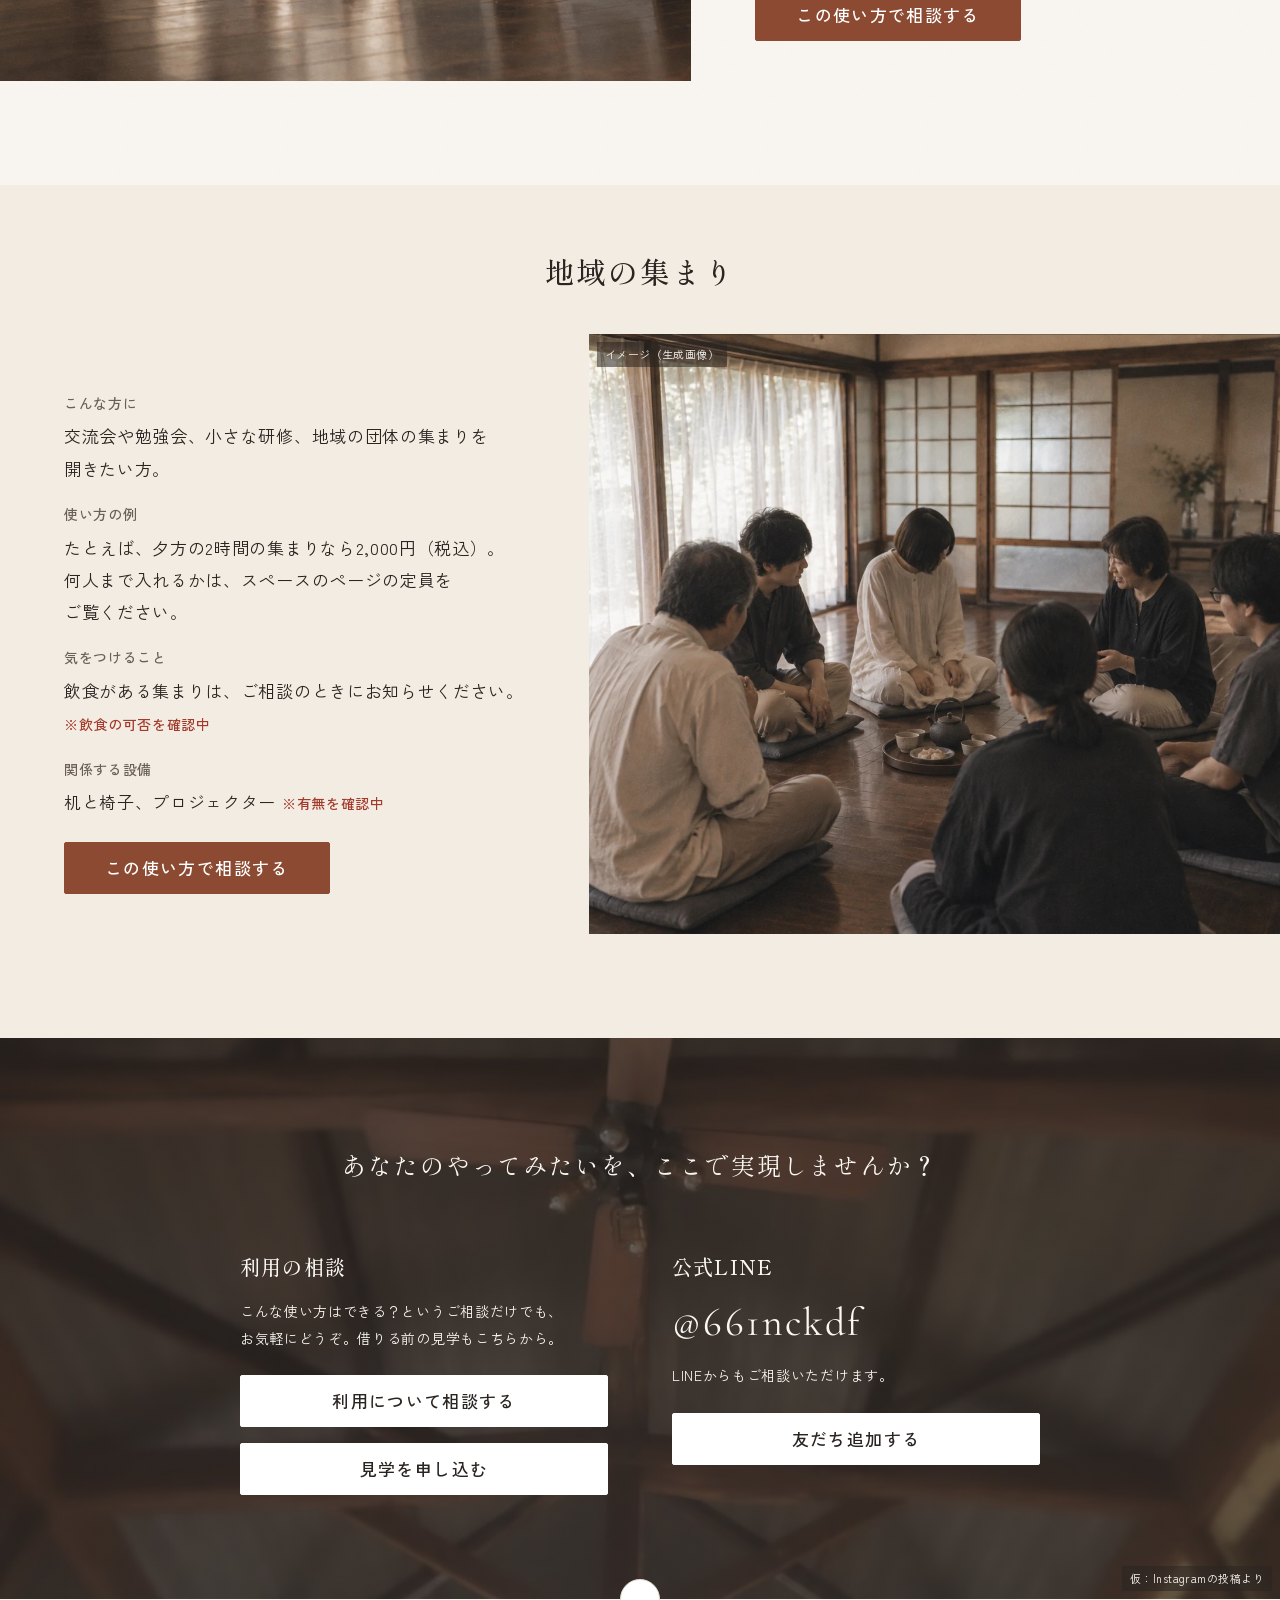
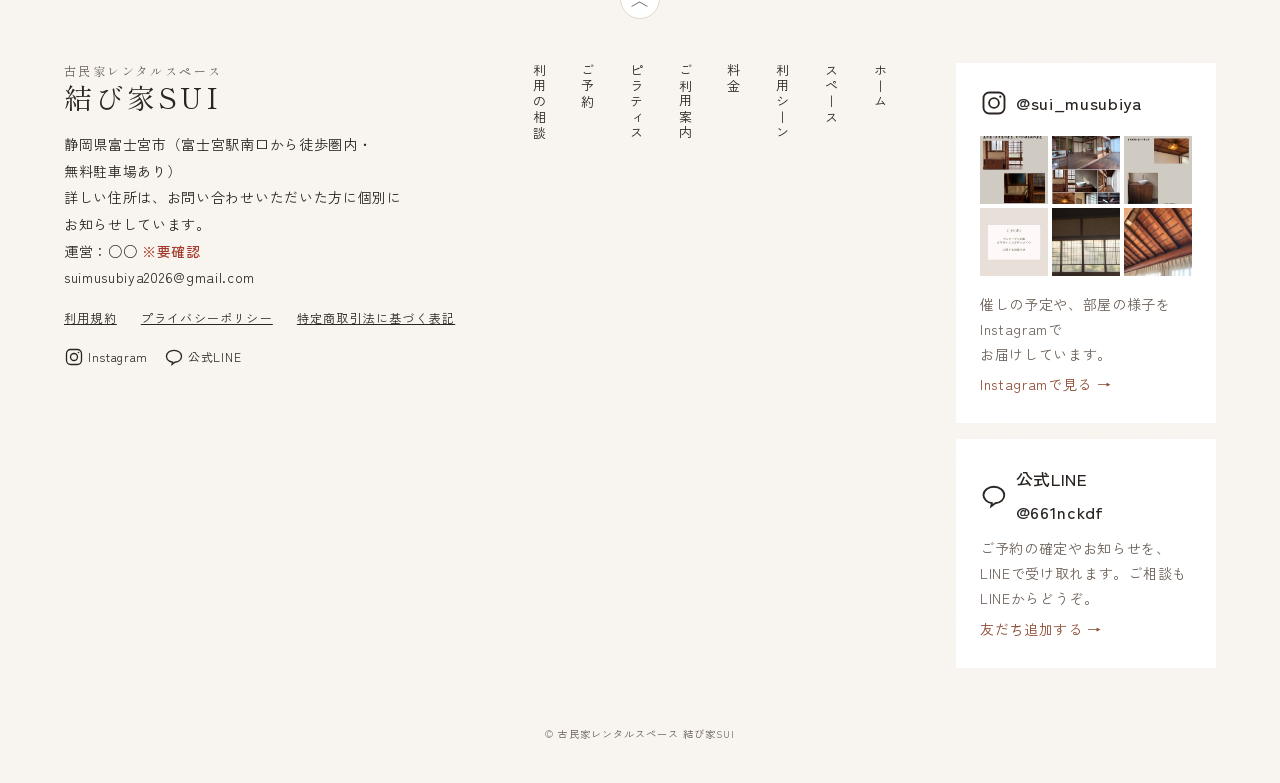
<file: scenes.html>
<!doctype html>
<html lang="ja">
<head>
<meta charset="utf-8">
<meta name="viewport" content="width=device-width, initial-scale=1">
<title>利用シーン｜ヨガ・教室・ワークショップに使える富士宮の貸しスペース｜結び家SUI（モック）</title>
<meta name="description" content="ヨガやピラティスのクラス、手芸などのお教室、ワークショップ、マルシェ、撮影、地域の集まり。結び家SUIの使い方の例と、料金の目安。">
<link rel="preconnect" href="https://fonts.googleapis.com">
<link rel="preconnect" href="https://fonts.gstatic.com" crossorigin>
<link href="https://fonts.googleapis.com/css2?family=Cormorant+Garamond:wght@500&family=Shippori+Mincho:wght@500&family=Zen+Kaku+Gothic+New:wght@400;500&display=swap" rel="stylesheet">
<link rel="stylesheet" href="assets/site.css?v=12">
</head>
<body id="top">
<div data-include="header"></div>

<main>
  <div class="pv">
    <a class="pv-logo" href="index.html"><span class="sub">古民家レンタルスペース</span><span class="name">結び家<span class="tcy">SUI</span></span></a>
    <div class="ph dark pv-photo photo gen" style="background-image:url(assets/img/gen/scenes-top.webp)" data-label="写真：使われている様子（撮影予定）"></div>
    <div class="pv-ttl"><span class="label-en">Scenes</span><h1>利用シーン</h1></div>
    <p class="pv-tagline">自分の活動を、ここで</p>
  </div>
  <ul class="crumbs"><li><a href="index.html">ホーム</a></li><li>利用シーン</li></ul>
  <nav class="inner-links" aria-label="このページの中">
    <a href="#yoga-pilates">ヨガ・ピラティス</a><a href="#class">小さなお教室</a><a href="#workshop">ワークショップ</a><a href="#marche">マルシェ・ポップアップ</a><a href="#photo">撮影・展示</a><a href="#community">地域の集まり</a>
  </nav>
  <p class="note" style="text-align:center;padding:0 var(--s-3)">ここに書いた使い方は「たとえば」の例です。実際に使われた様子は、撮影がすんだら差し替えます。</p>

  <section class="page-sec" id="yoga-pilates">
    <h2 class="page-ttl">ヨガ・ピラティス</h2>
    <div class="split">
      <div class="ph dark photo gen" style="background-image:url(assets/img/gen/scene-yoga.webp)" data-label="写真：マットを敷いた部屋"></div>
      <div class="text scene">
        <dl>
          <dt>こんな方に</dt><dd>自宅の外で、少人数のクラスを開きたいヨガやピラティスの講師の方。</dd>
          <dt>使い方の例</dt><dd>たとえば、週1回、午前の2時間で少人数のクラス。準備と片付けを含めて2時間なら2,000円、月4回で8,000円（税込）。</dd>
          <dt>気をつけること</dt><dd>マットを敷ける枚数は○枚まで <span class="todo">※要確認</span>。音楽をかけるときは、ご相談のときにお知らせください。毎週同じ時間を押さえたい方もご相談ください。<span class="todo">※定期利用の扱いを確認中</span></dd>
          <dt>関係する設備</dt><dd>冷暖房、姿見、ヨガマット <span class="todo">※有無を確認中</span></dd>
        </dl>
        <a class="btn primary" href="contact.html?purpose=yoga-pilates">この使い方で相談する</a>
      </div>
    </div>
  </section>

  <section class="page-sec tint" id="class">
    <h2 class="page-ttl">小さなお教室</h2>
    <div class="split rev">
      <div class="ph dark photo gen" style="background-image:url(assets/img/gen/scene-class.webp)" data-label="写真：机を並べた教室"></div>
      <div class="text scene">
        <dl>
          <dt>こんな方に</dt><dd>手芸などの教室を、自宅以外で開きたい方。固定の教室を持つほどではない方。</dd>
          <dt>使い方の例</dt><dd>たとえば、10:00に準備を始めて13:00に片付けを終える3時間の教室なら3,000円（税込）。</dd>
          <dt>気をつけること</dt><dd>料理をする教室は、キッチンが使えるかを先にご確認ください。<span class="todo">※キッチンの有無を確認中</span></dd>
          <dt>関係する設備</dt><dd>机と椅子（机○台、椅子○脚 <span class="todo">※要確認</span>）</dd>
        </dl>
        <a class="btn primary" href="contact.html?purpose=class">この使い方で相談する</a>
      </div>
    </div>
  </section>

  <section class="page-sec" id="workshop">
    <h2 class="page-ttl">ワークショップ</h2>
    <div class="split">
      <div class="ph dark photo gen" style="background-image:url(assets/img/gen/scene-workshop.webp)" data-label="写真：ワークショップの手元"></div>
      <div class="text scene">
        <dl>
          <dt>こんな方に</dt><dd>ハンドメイドの作家さんや、ワークショップの講師の方。はじめて会を開く方も。</dd>
          <dt>使い方の例</dt><dd>たとえば、9:00から14:00まで、準備と片付けを含めて5時間なら4,500円（税込）。</dd>
          <dt>気をつけること</dt><dd>参加者の方への場所の伝え方は、ご相談のときにご案内します。<span class="todo">※主催者から参加者に住所を伝えてよいかを確認中</span> 床や机が汚れる作業は、先にお知らせください。</dd>
          <dt>関係する設備</dt><dd>机と椅子、手洗い <span class="todo">※要確認</span></dd>
        </dl>
        <a class="btn primary" href="contact.html?purpose=workshop">この使い方で相談する</a>
      </div>
    </div>
  </section>

  <section class="page-sec tint" id="marche">
    <h2 class="page-ttl">マルシェ・ポップアップ</h2>
    <div class="split rev">
      <div class="ph dark photo gen" style="background-image:url(assets/img/gen/scene-marche.webp)" data-label="写真：小さなマルシェ"></div>
      <div class="text scene">
        <dl>
          <dt>こんな方に</dt><dd>小さなマルシェや、作品の販売会を開きたい方。</dd>
          <dt>使い方の例</dt><dd>出店の数や来場の人数によって、使える形が変わります。内容をご相談ください。</dd>
          <dt>気をつけること</dt><dd>販売があることを、ご相談のときにお知らせください。<span class="todo">※物販の可否、来場人数の上限、駐車場の扱いを確認中</span></dd>
          <dt>関係する設備</dt><dd>机、駐車場（○台 <span class="todo">※要確認</span>）</dd>
        </dl>
        <a class="btn primary" href="contact.html?purpose=marche">この使い方で相談する</a>
      </div>
    </div>
  </section>

  <section class="page-sec" id="photo">
    <h2 class="page-ttl">撮影・展示</h2>
    <div class="split">
      <div class="ph dark photo gen" style="background-image:url(assets/img/gen/scene-exhibit.webp)" data-label="写真：障子の壁"></div>
      <div class="text scene">
        <dl>
          <dt>こんな方に</dt><dd>古民家の部屋で撮影したいフォトグラファーの方、作品を展示したい方。</dd>
          <dt>使い方の例</dt><dd>内容をご相談ください。<span class="todo">※商用の撮影を別の料金にするかを確認中</span></dd>
          <dt>気をつけること</dt><dd>撮影があることと、機材の大きさを、ご相談のときにお知らせください。</dd>
          <dt>関係する設備</dt><dd>縁側、障子、梁のある天井</dd>
        </dl>
        <a class="btn primary" href="contact.html?purpose=photo">この使い方で相談する</a>
      </div>
    </div>
  </section>

  <section class="page-sec tint" id="community">
    <h2 class="page-ttl">地域の集まり</h2>
    <div class="split rev">
      <div class="ph dark photo gen" style="background-image:url(assets/img/gen/scene-community.webp)" data-label="写真：輪になって話す集まり"></div>
      <div class="text scene">
        <dl>
          <dt>こんな方に</dt><dd>交流会や勉強会、小さな研修、地域の団体の集まりを開きたい方。</dd>
          <dt>使い方の例</dt><dd>たとえば、夕方の2時間の集まりなら2,000円（税込）。何人まで入れるかは、スペースのページの定員をご覧ください。</dd>
          <dt>気をつけること</dt><dd>飲食がある集まりは、ご相談のときにお知らせください。<span class="todo">※飲食の可否を確認中</span></dd>
          <dt>関係する設備</dt><dd>机と椅子、プロジェクター <span class="todo">※有無を確認中</span></dd>
        </dl>
        <a class="btn primary" href="contact.html?purpose=community">この使い方で相談する</a>
      </div>
    </div>
  </section>
</main>

<div data-include="footer"></div>
<script src="assets/site.js?v=8"></script>
</body>
</html>
</file>
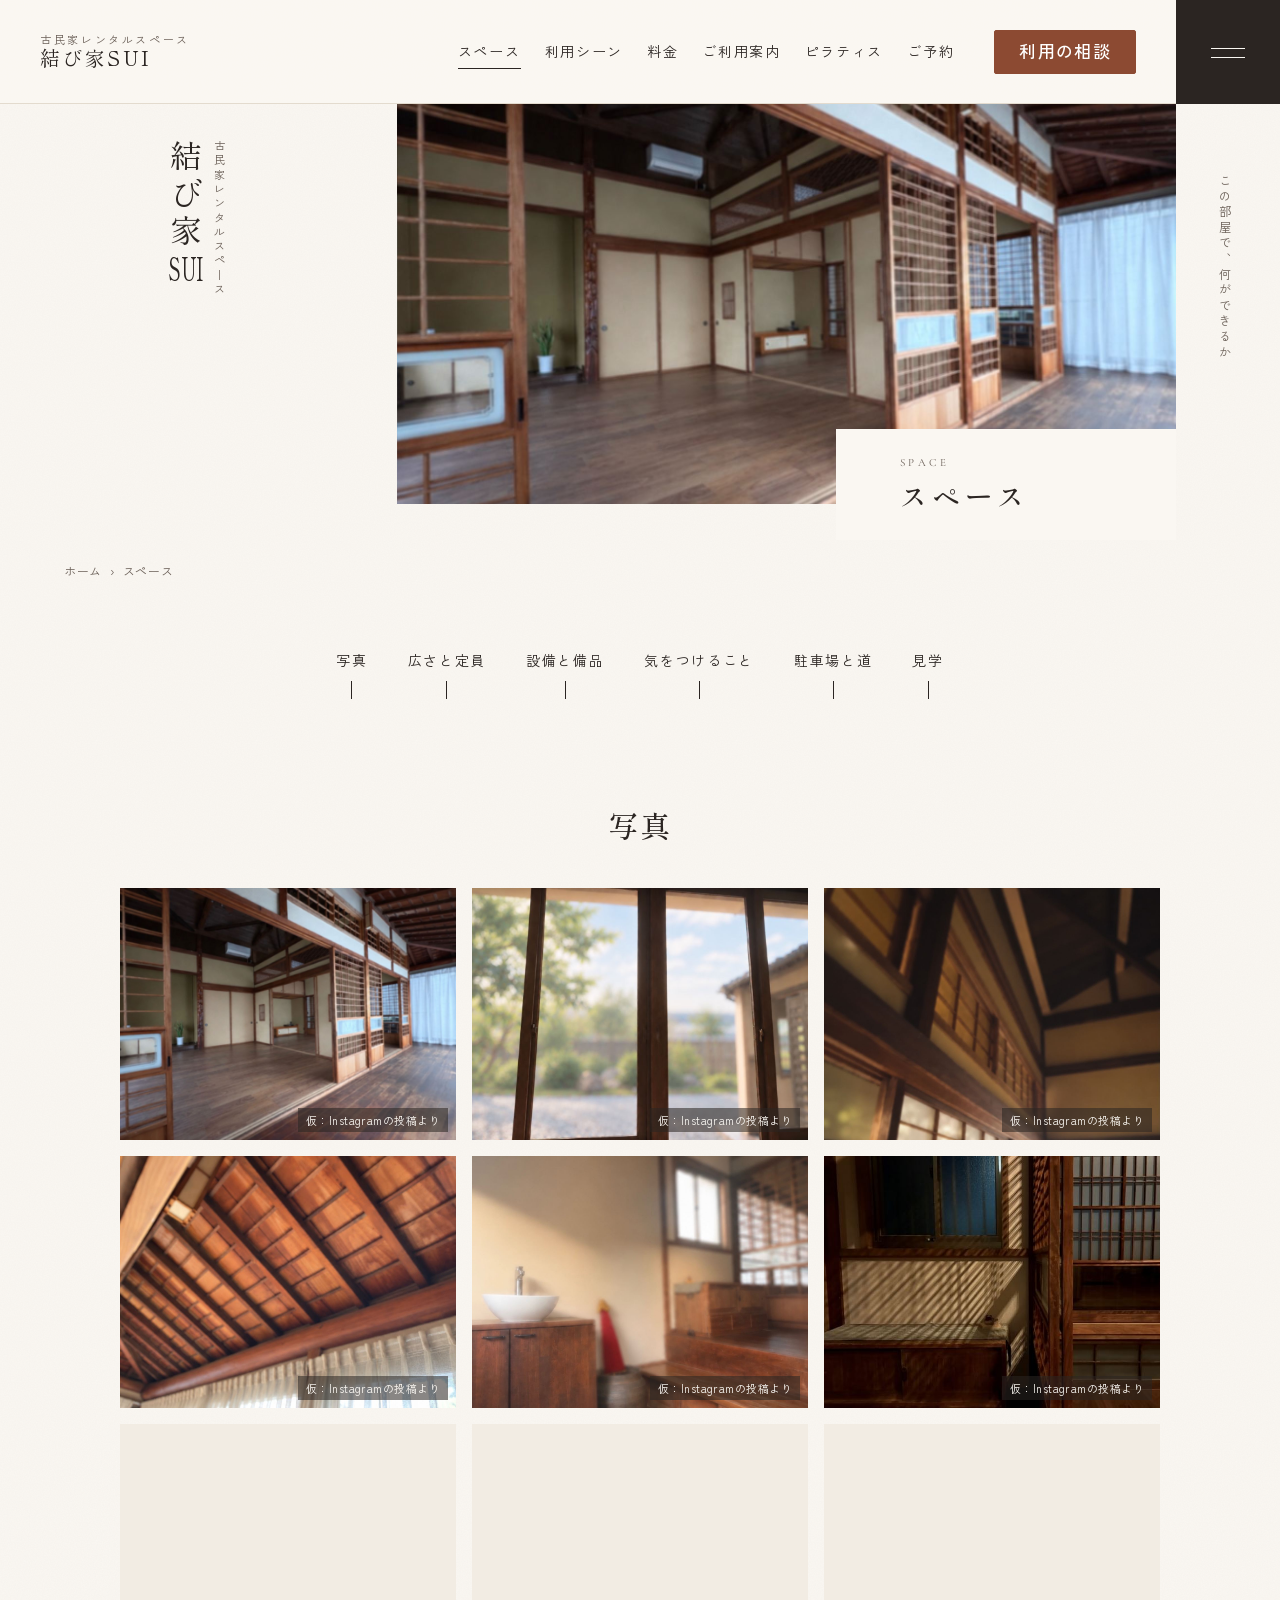
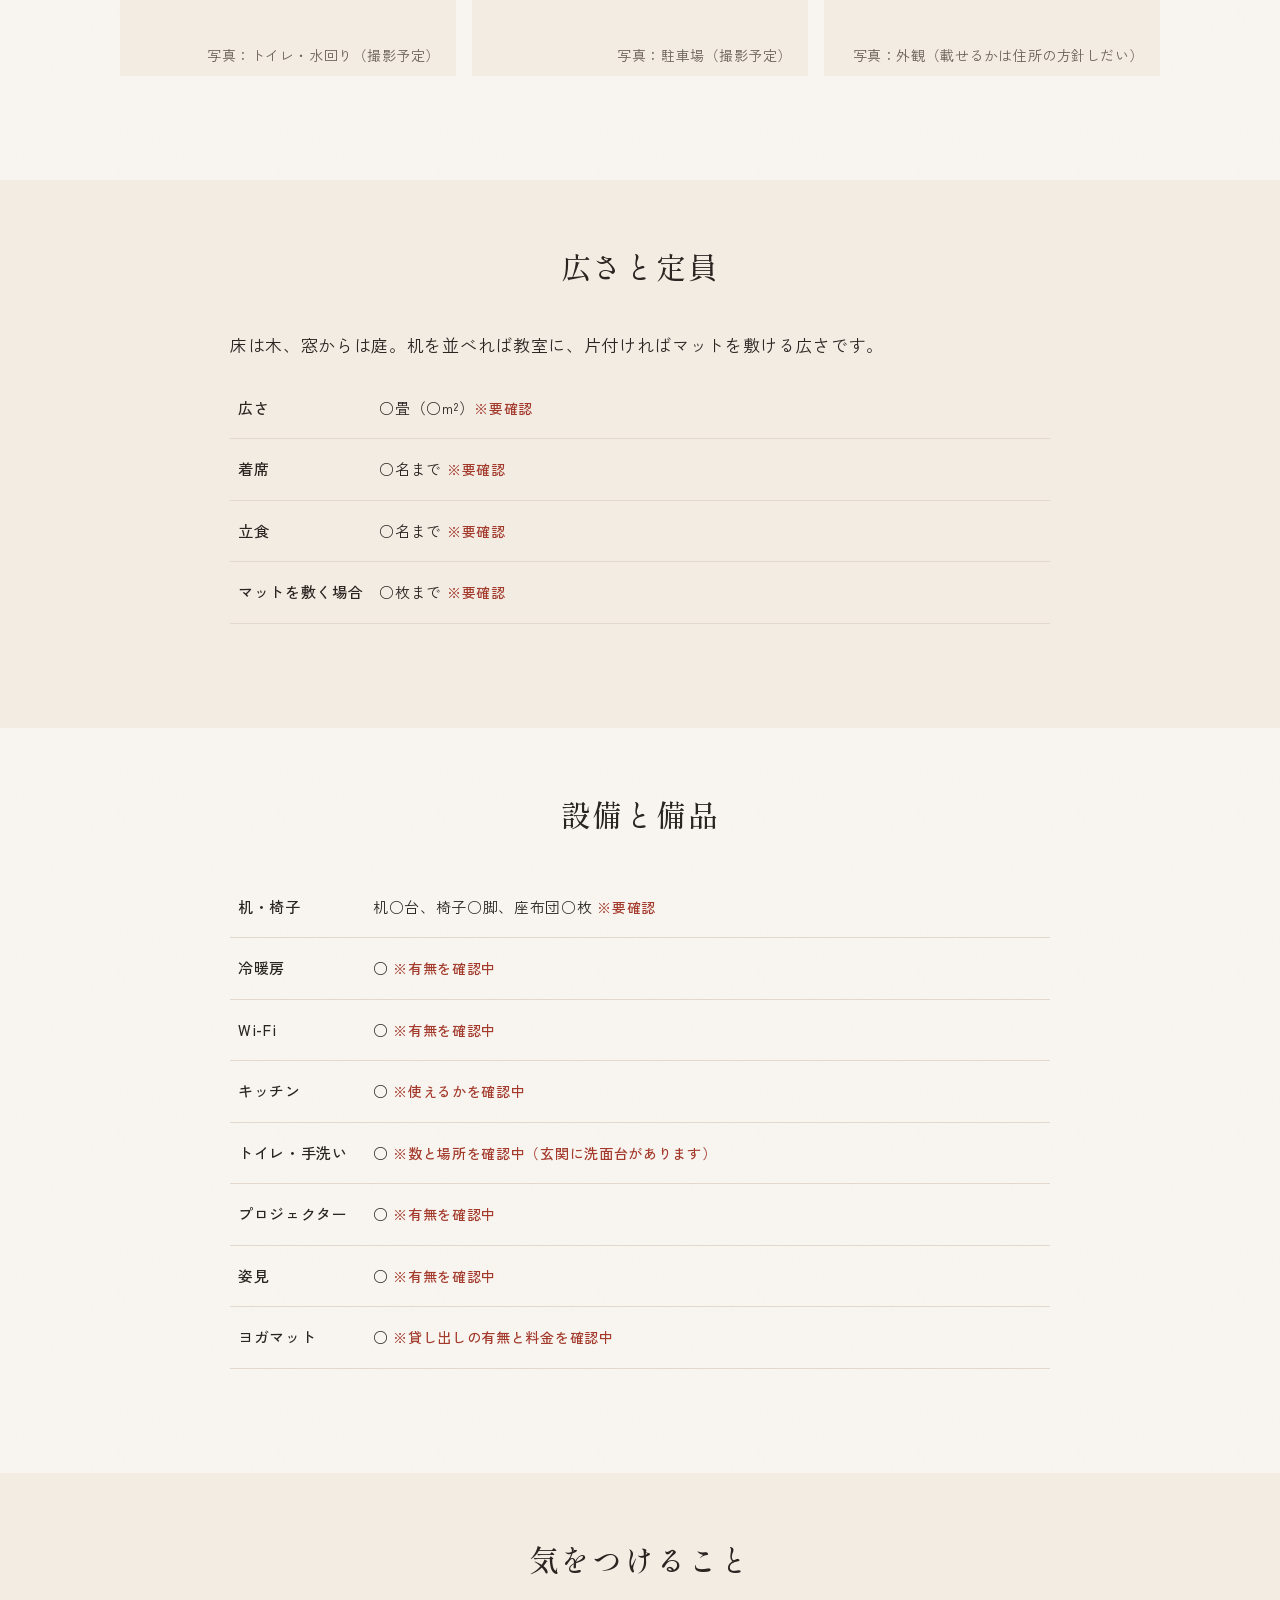
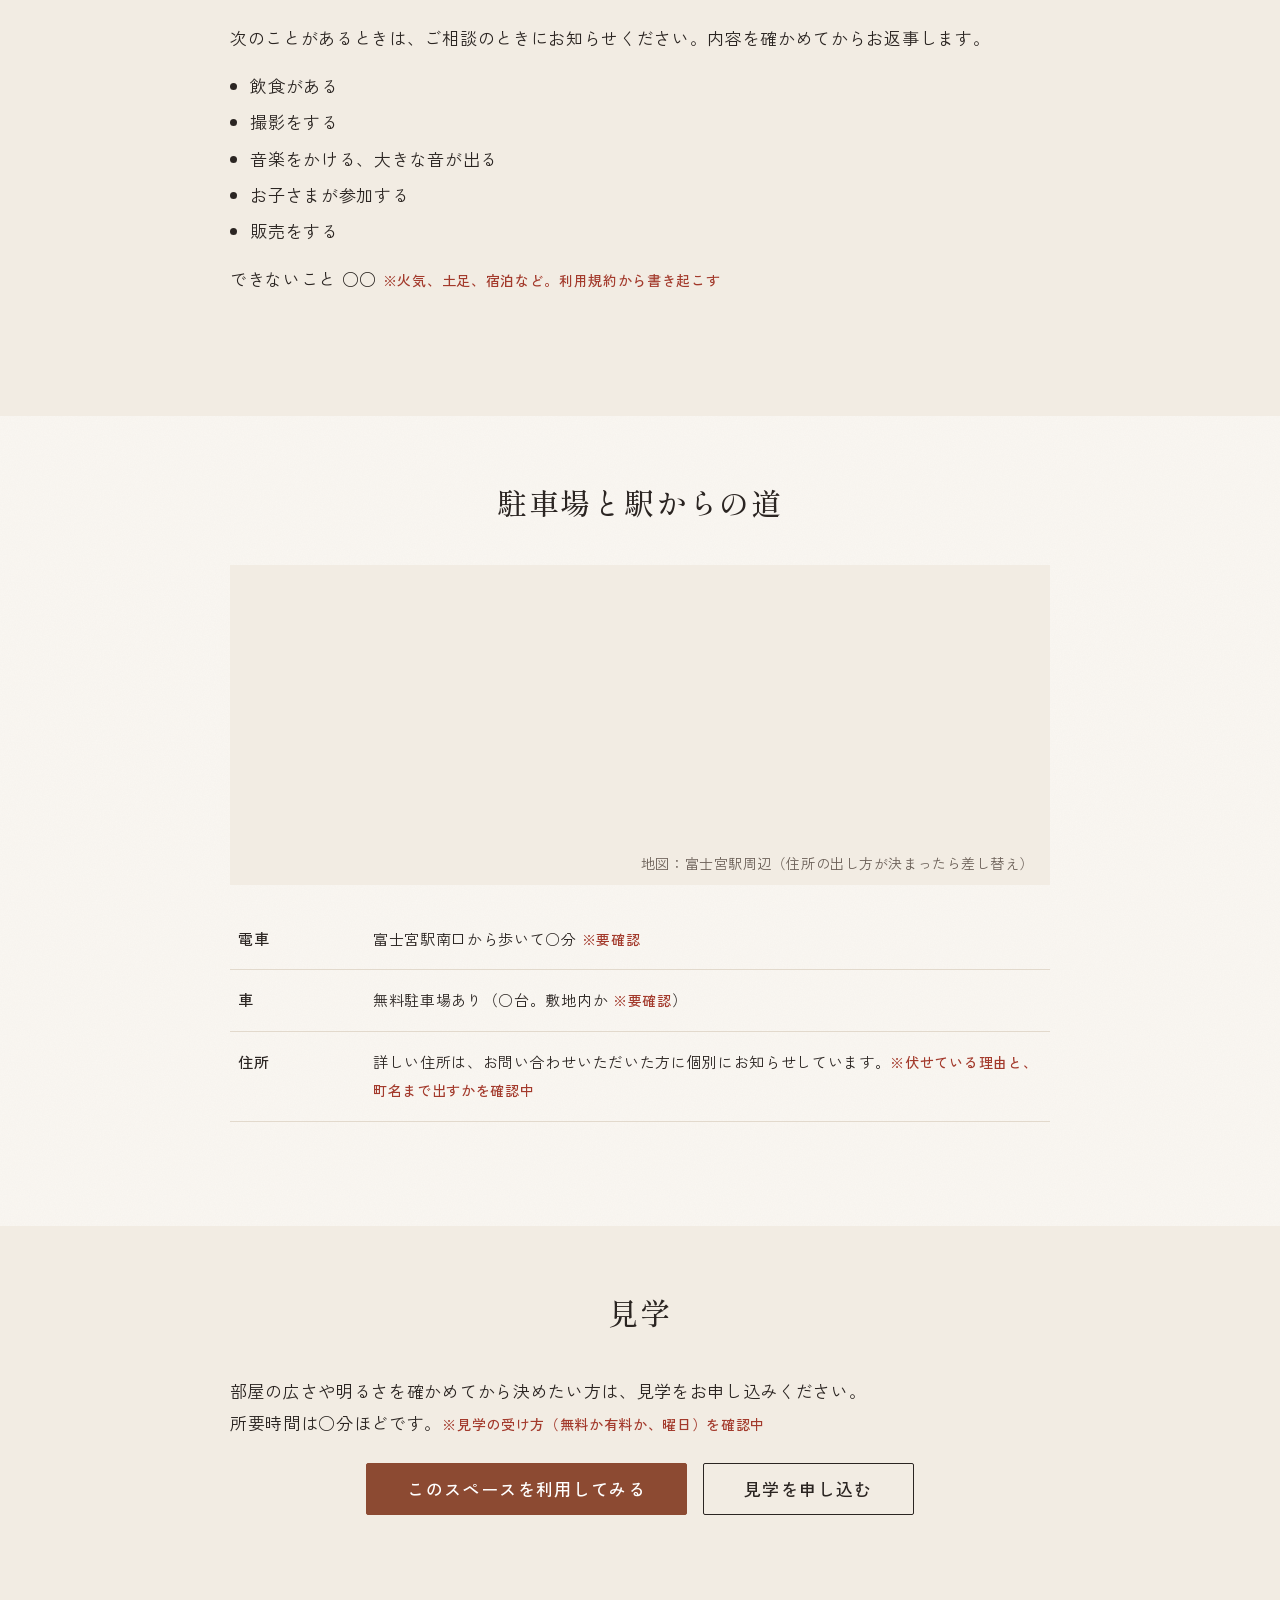
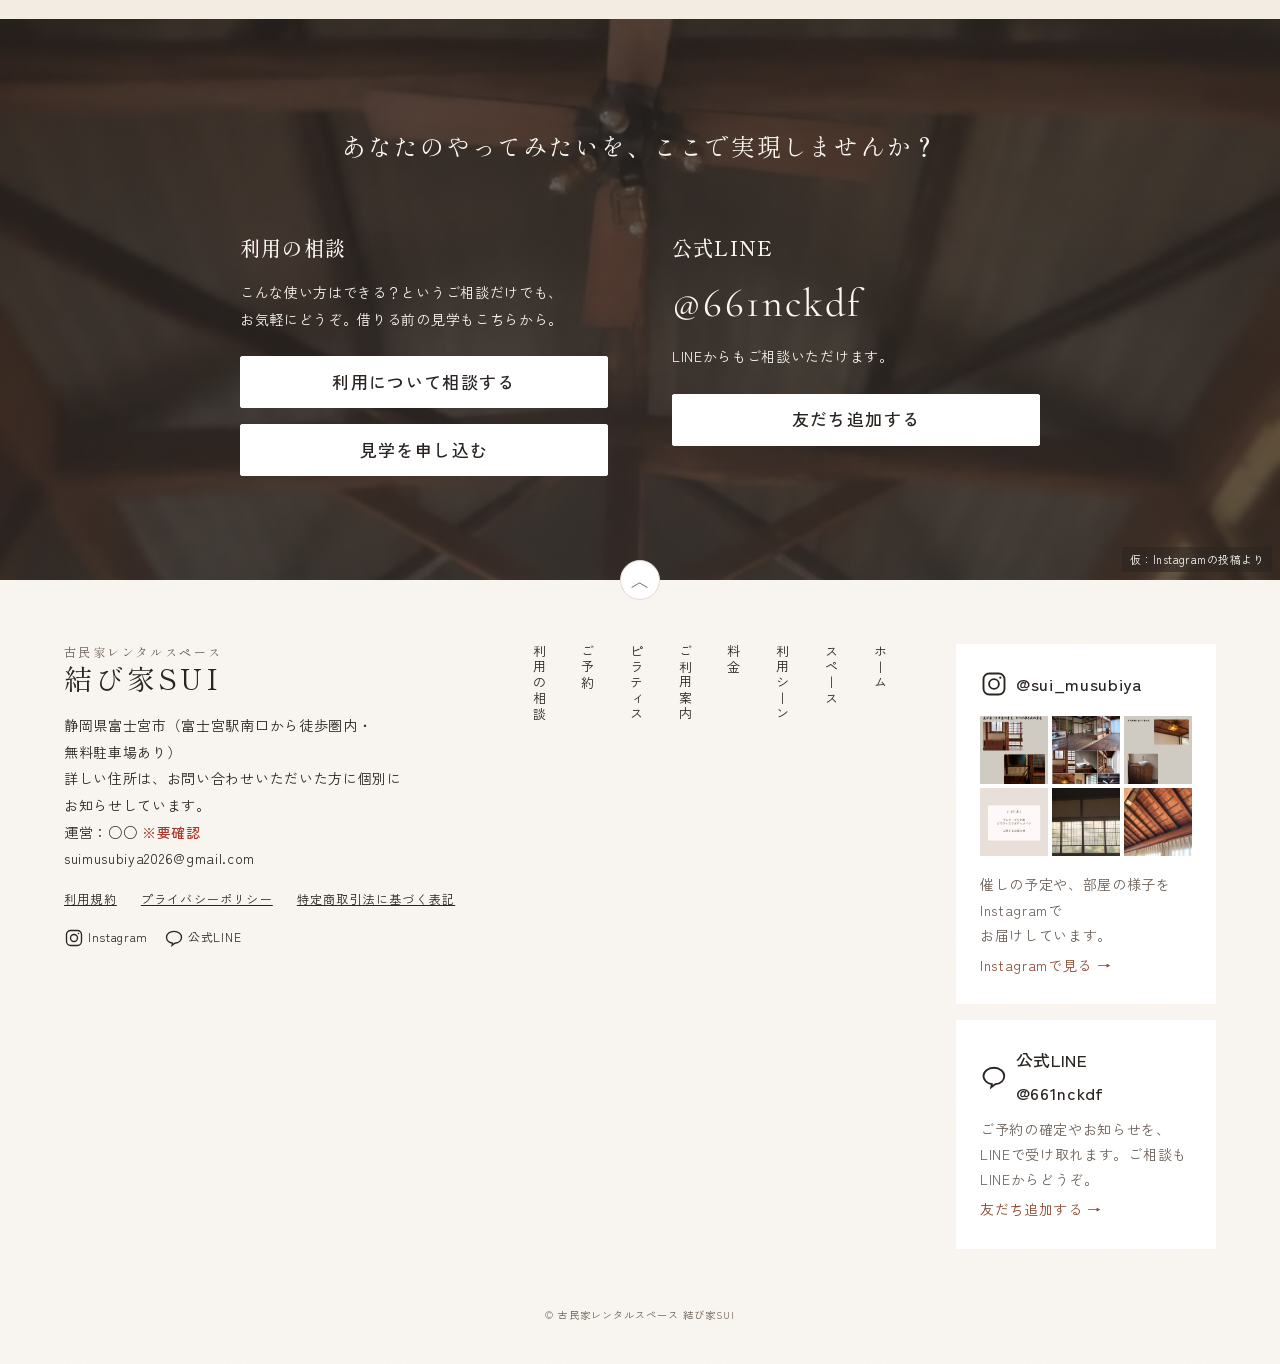
<file: space.html>
<!doctype html>
<html lang="ja">
<head>
<meta charset="utf-8">
<meta name="viewport" content="width=device-width, initial-scale=1">
<title>スペースと設備｜富士宮駅南口から徒歩圏内の古民家｜結び家SUI（モック）</title>
<meta name="description" content="結び家SUIの部屋の広さ、定員、設備と備品、駐車場、駅からの道。借りる前の見学もご相談ください。">
<link rel="preconnect" href="https://fonts.googleapis.com">
<link rel="preconnect" href="https://fonts.gstatic.com" crossorigin>
<link href="https://fonts.googleapis.com/css2?family=Cormorant+Garamond:wght@500&family=Shippori+Mincho:wght@500&family=Zen+Kaku+Gothic+New:wght@400;500&display=swap" rel="stylesheet">
<link rel="stylesheet" href="assets/site.css?v=12">
</head>
<body id="top">
<div data-include="header"></div>

<main>
  <div class="pv">
    <a class="pv-logo" href="index.html"><span class="sub">古民家レンタルスペース</span><span class="name">結び家<span class="tcy">SUI</span></span></a>
    <div class="ph dark pv-photo photo" style="background-image:url(assets/img/photo/room.jpg)" data-label="写真：部屋の全景（撮影予定）"></div>
    <div class="pv-ttl"><span class="label-en">Space</span><h1>スペース</h1></div>
    <p class="pv-tagline">この部屋で、何ができるか</p>
  </div>
  <ul class="crumbs"><li><a href="index.html">ホーム</a></li><li>スペース</li></ul>
  <nav class="inner-links" aria-label="このページの中">
    <a href="#photos">写真</a><a href="#size">広さと定員</a><a href="#equipment">設備と備品</a><a href="#notes">気をつけること</a><a href="#access">駐車場と道</a><a href="#visit">見学</a>
  </nav>

  <section class="page-sec" id="photos">
    <h2 class="page-ttl">写真</h2>
    <div class="center-text" style="max-width:1120px">
      <div class="gallery">
        <div class="ph photo" style="background-image:url(assets/img/photo/room.jpg)" data-label="写真：板の間の全景"></div>
        <div class="ph photo" style="background-image:url(assets/img/photo/garden.jpg)" data-label="写真：縁側からの眺め"></div>
        <div class="ph photo" style="background-image:url(assets/img/photo/tall-shoji.jpg)" data-label="写真：障子の壁"></div>
        <div class="ph photo" style="background-image:url(assets/img/photo/beams.jpg)" data-label="写真：縁側から見上げた梁"></div>
        <div class="ph photo" style="background-image:url(assets/img/photo/genkan.jpg)" data-label="写真：玄関の洗面台"></div>
        <div class="ph photo" style="background-image:url(assets/img/photo/window-cabinet.jpg)" data-label="写真：窓と棚"></div>
        <div class="ph" data-label="写真：トイレ・水回り（撮影予定）"></div>
        <div class="ph" data-label="写真：駐車場（撮影予定）"></div>
        <div class="ph" data-label="写真：外観（載せるかは住所の方針しだい）"></div>
      </div>
    </div>
  </section>

  <section class="page-sec tint" id="size">
    <h2 class="page-ttl">広さと定員</h2>
    <div class="center-text">
      <p>床は木、窓からは庭。机を並べれば教室に、片付ければマットを敷ける広さです。</p>
      <table class="t">
        <tbody>
          <tr><th scope="row">広さ</th><td>○畳（○m²）<span class="todo">※要確認</span></td></tr>
          <tr><th scope="row">着席</th><td>○名まで <span class="todo">※要確認</span></td></tr>
          <tr><th scope="row">立食</th><td>○名まで <span class="todo">※要確認</span></td></tr>
          <tr><th scope="row">マットを敷く場合</th><td>○枚まで <span class="todo">※要確認</span></td></tr>
        </tbody>
      </table>
    </div>
  </section>

  <section class="page-sec" id="equipment">
    <h2 class="page-ttl">設備と備品</h2>
    <div class="center-text">
      <table class="t">
        <tbody>
          <tr><th scope="row">机・椅子</th><td>机○台、椅子○脚、座布団○枚 <span class="todo">※要確認</span></td></tr>
          <tr><th scope="row">冷暖房</th><td>○ <span class="todo">※有無を確認中</span></td></tr>
          <tr><th scope="row">Wi-Fi</th><td>○ <span class="todo">※有無を確認中</span></td></tr>
          <tr><th scope="row">キッチン</th><td>○ <span class="todo">※使えるかを確認中</span></td></tr>
          <tr><th scope="row">トイレ・手洗い</th><td>○ <span class="todo">※数と場所を確認中（玄関に洗面台があります）</span></td></tr>
          <tr><th scope="row">プロジェクター</th><td>○ <span class="todo">※有無を確認中</span></td></tr>
          <tr><th scope="row">姿見</th><td>○ <span class="todo">※有無を確認中</span></td></tr>
          <tr><th scope="row">ヨガマット</th><td>○ <span class="todo">※貸し出しの有無と料金を確認中</span></td></tr>
        </tbody>
      </table>
    </div>
  </section>

  <section class="page-sec tint" id="notes">
    <h2 class="page-ttl">気をつけること</h2>
    <div class="center-text">
      <p>次のことがあるときは、ご相談のときにお知らせください。内容を確かめてからお返事します。</p>
      <ul class="dots">
        <li>飲食がある</li>
        <li>撮影をする</li>
        <li>音楽をかける、大きな音が出る</li>
        <li>お子さまが参加する</li>
        <li>販売をする</li>
      </ul>
      <p>できないこと ○○ <span class="todo">※火気、土足、宿泊など。利用規約から書き起こす</span></p>
    </div>
  </section>

  <section class="page-sec" id="access">
    <h2 class="page-ttl">駐車場と駅からの道</h2>
    <div class="center-text">
      <div class="ph" style="height:320px;margin-bottom:var(--s-4)" data-label="地図：富士宮駅周辺（住所の出し方が決まったら差し替え）"></div>
      <table class="t">
        <tbody>
          <tr><th scope="row">電車</th><td>富士宮駅南口から歩いて○分 <span class="todo">※要確認</span></td></tr>
          <tr><th scope="row">車</th><td>無料駐車場あり（○台。敷地内か <span class="todo">※要確認</span>）</td></tr>
          <tr><th scope="row">住所</th><td>詳しい住所は、お問い合わせいただいた方に個別にお知らせしています。<span class="todo">※伏せている理由と、町名まで出すかを確認中</span></td></tr>
        </tbody>
      </table>
    </div>
  </section>

  <section class="page-sec tint" id="visit">
    <h2 class="page-ttl">見学</h2>
    <div class="center-text">
      <p>部屋の広さや明るさを確かめてから決めたい方は、見学をお申し込みください。所要時間は○分ほどです。<span class="todo">※見学の受け方（無料か有料か、曜日）を確認中</span></p>
      <div class="btns">
        <a class="btn primary" href="contact.html">このスペースを利用してみる</a>
        <a class="btn" href="contact.html?type=visit">見学を申し込む</a>
      </div>
    </div>
  </section>
</main>

<div data-include="footer"></div>
<script src="assets/site.js?v=8"></script>
</body>
</html>
</file>
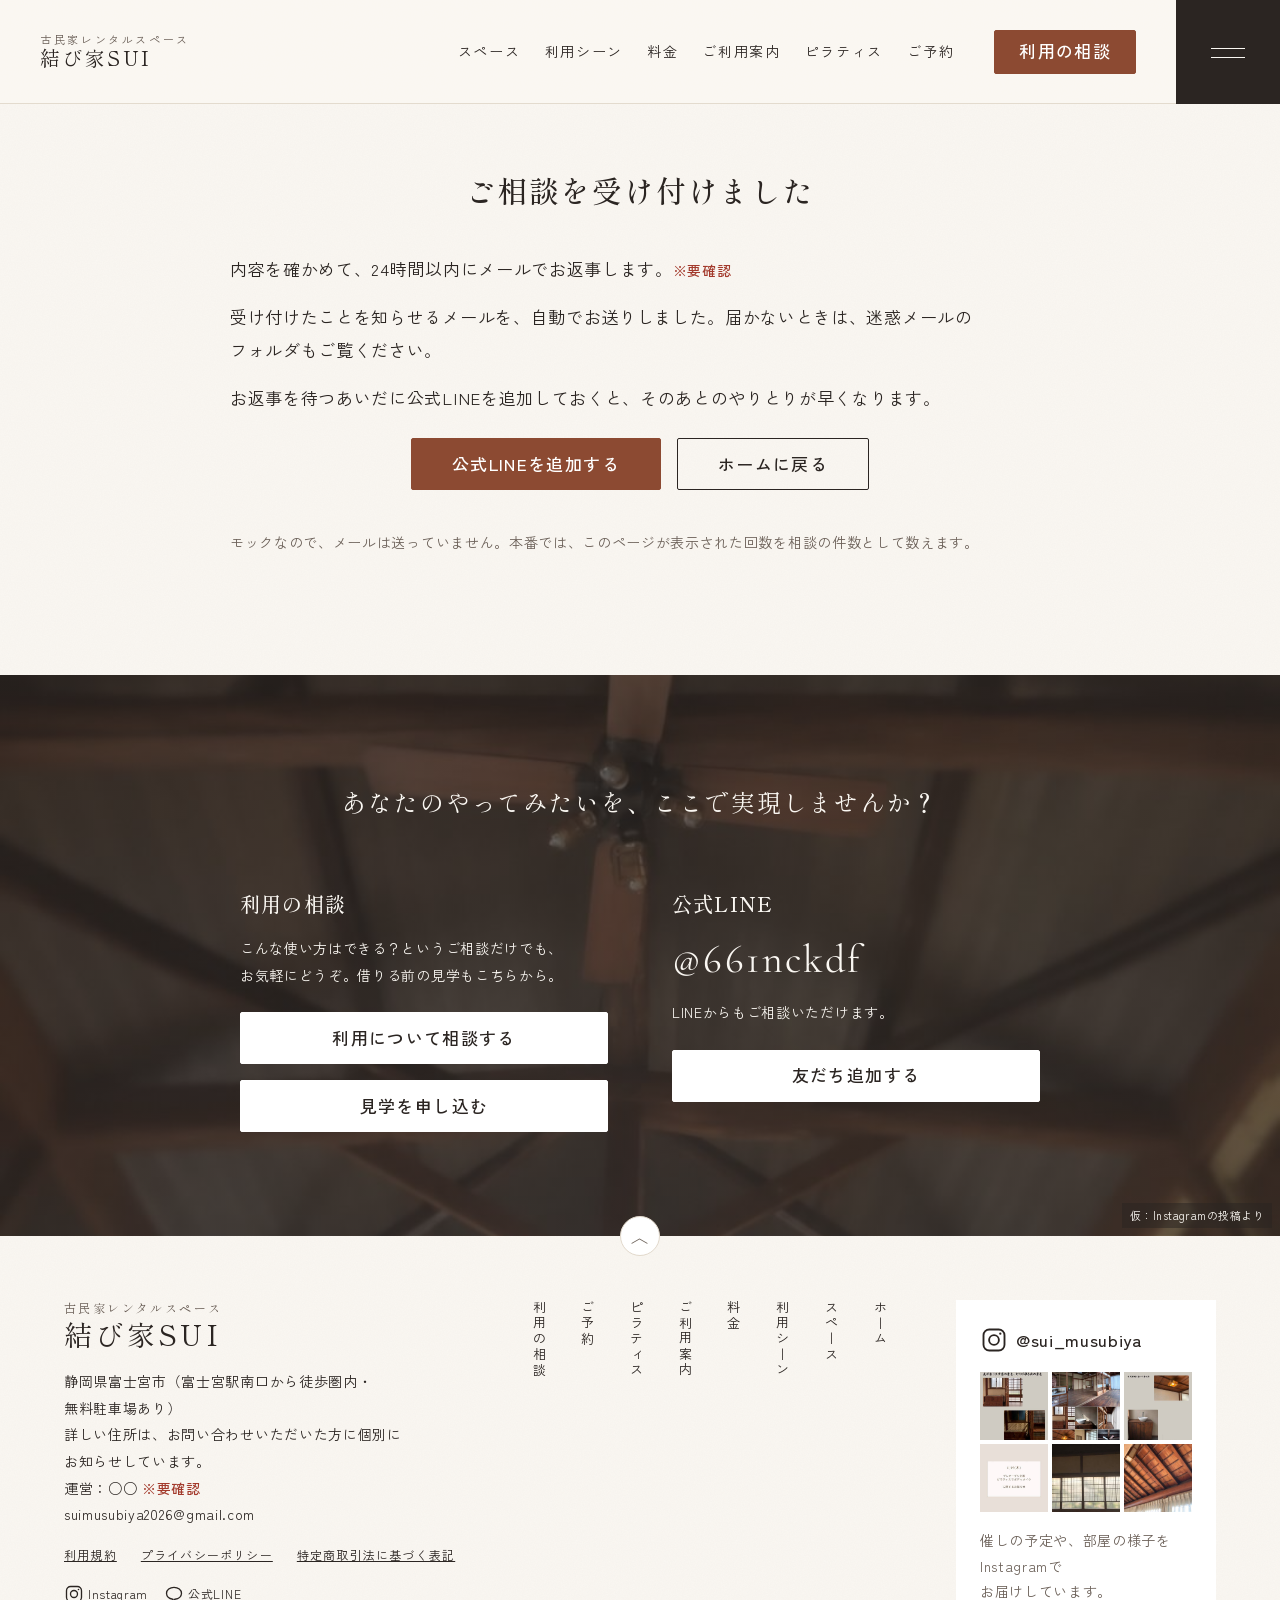
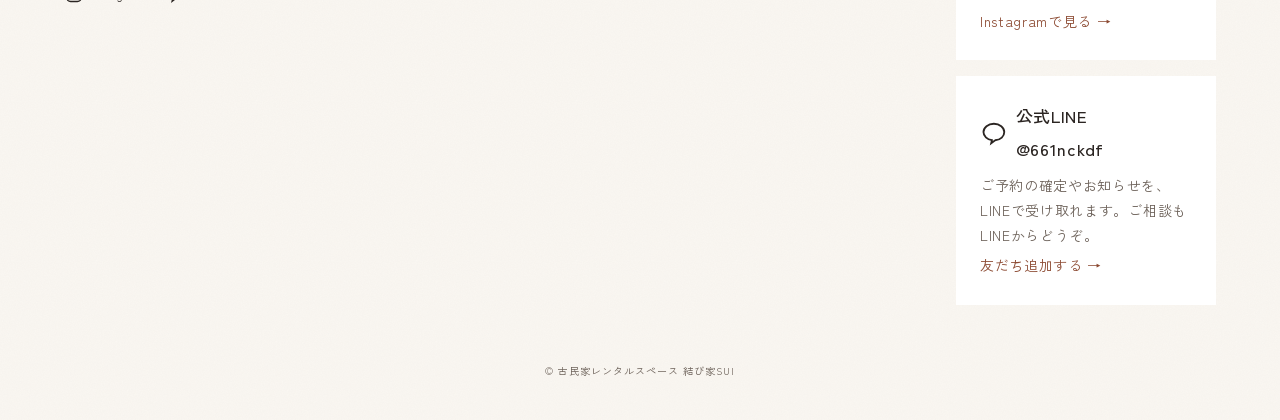
<file: thanks.html>
<!doctype html>
<html lang="ja">
<head>
<meta charset="utf-8">
<meta name="viewport" content="width=device-width, initial-scale=1">
<title>受け付けました｜結び家SUI（モック）</title>
<meta name="robots" content="noindex">
<link rel="preconnect" href="https://fonts.googleapis.com">
<link rel="preconnect" href="https://fonts.gstatic.com" crossorigin>
<link href="https://fonts.googleapis.com/css2?family=Cormorant+Garamond:wght@500&family=Shippori+Mincho:wght@500&family=Zen+Kaku+Gothic+New:wght@400;500&display=swap" rel="stylesheet">
<link rel="stylesheet" href="assets/site.css?v=12">
</head>
<body id="top" data-no-bar>
<div data-include="header"></div>

<main style="padding-top:var(--menu)">
  <section class="page-sec">
    <h1 class="page-ttl" id="t-ttl">ご相談を受け付けました</h1>
    <div class="center-text">
      <p>内容を確かめて、24時間以内にメールでお返事します。<span class="todo">※要確認</span></p>
      <p>受け付けたことを知らせるメールを、自動でお送りしました。届かないときは、迷惑メールのフォルダもご覧ください。</p>
      <p>お返事を待つあいだに公式LINEを追加しておくと、そのあとのやりとりが早くなります。</p>
      <div class="btns">
        <a class="btn primary" href="https://lin.ee/OCzLIhO" target="_blank" rel="noopener">公式LINEを追加する</a>
        <a class="btn" href="index.html">ホームに戻る</a>
      </div>
      <p class="note" style="margin-top:var(--s-5)">モックなので、メールは送っていません。本番では、このページが表示された回数を相談の件数として数えます。</p>
    </div>
  </section>
</main>

<div data-include="footer"></div>
<script src="assets/site.js?v=8"></script>
<script>
if (new URLSearchParams(location.search).get("type") === "visit") document.getElementById("t-ttl").textContent = "見学のお申込みを受け付けました";
</script>
</body>
</html>
</file>
<file: assets/site.css>
/* 結び家SUI モック 共通スタイル
   色・字体・余白は docs/DESIGN.md のトークンだけを使う。
   レイアウトの組み方は参考サイト（syodorin.org）の構成に合わせている。 */

:root {
  --c-bg: #FAF7F2;
  --c-surface: #F2ECE3;
  --c-paper: #FFFFFF;
  --c-ink: #2B2522;
  --c-ink-muted: #6B6058;
  --c-line: #E2D9CC;
  --c-accent: #8C4A32;
  --c-accent-hover: #733B27;
  --c-moss: #556246;
  --c-ai: #3D5A73;
  --c-amber: #8A5A12;
  --c-danger: #A33A2C;
  /* 写真のプレースホルダー（濃い面）。DESIGN.md の墨茶を薄めた面として扱う */
  --c-photo: #6F5F50;
  --c-photo-dark: #4A3F36;

  --f-head: "Shippori Mincho", "Noto Serif JP", "Hiragino Mincho ProN", serif;
  --f-body: "Zen Kaku Gothic New", "Noto Sans JP", "Hiragino Sans", sans-serif;
  --f-label: "Cormorant Garamond", serif;

  --t-heading: 1.625rem;
  --t-body: 1rem;
  --t-note: 0.8125rem;

  --s-1: 4px; --s-2: 8px; --s-3: 16px; --s-4: 24px; --s-5: 40px; --s-6: 64px; --s-7: 104px;
  --menu: 88px;
  --copy-w: clamp(320px, 30vw, 440px); /* TOP のコピーの箱の幅。写真の帯はこの分だけ右を空ける */
}
@media (min-width: 640px) { :root { --t-heading: 1.75rem; --t-body: 1.0625rem; --t-note: 0.875rem; } }
@media (min-width: 1024px) { :root { --t-heading: 2.125rem; } }
@media (min-width: 1280px) { :root { --t-heading: 2.5rem; --menu: 104px; } }

* { box-sizing: border-box; }
html { -webkit-text-size-adjust: 100%; scroll-behavior: smooth; }
body {
  margin: 0;
  background-color: var(--c-bg);
  /* 和紙のような細かいむら（色は bg のまま、模様だけ重ねる） */
  background-image: url("data:image/svg+xml,%3Csvg xmlns='http://www.w3.org/2000/svg' width='160' height='160'%3E%3Cfilter id='n'%3E%3CfeTurbulence type='fractalNoise' baseFrequency='.85' numOctaves='2' stitchTiles='stitch'/%3E%3CfeColorMatrix values='0 0 0 0 .42 0 0 0 0 .38 0 0 0 0 .35 0 0 0 .05 0'/%3E%3C/filter%3E%3Crect width='160' height='160' filter='url(%23n)'/%3E%3C/svg%3E");
  color: var(--c-ink);
  font-family: var(--f-body);
  font-size: var(--t-body);
  line-height: 1.9;
  letter-spacing: 0.04em;
  word-break: auto-phrase;
}
img { max-width: 100%; display: block; }
a { color: inherit; }
h1, h2, h3 { font-family: var(--f-head); font-weight: 500; letter-spacing: 0.06em; line-height: 1.5; margin: 0; }
p { margin: 0 0 var(--s-3); }
.v { writing-mode: vertical-rl; text-orientation: mixed; }
.tcy { text-combine-upright: all; }
.label-en { font-family: var(--f-label); font-size: 11px; letter-spacing: 0.3em; text-transform: uppercase; color: var(--c-ink-muted); }
.note { font-size: var(--t-note); color: var(--c-ink-muted); line-height: 1.8; }
.todo { color: var(--c-danger); font-size: var(--t-note); font-weight: 500; }
.sr-only { position: absolute; width: 1px; height: 1px; overflow: hidden; clip: rect(0 0 0 0); }

/* ---------- 写真のプレースホルダー ---------- */
.ph {
  position: relative; background: var(--c-surface); color: var(--c-ink-muted);
  display: flex; align-items: flex-end; justify-content: flex-end; overflow: hidden;
}
.ph::after {
  content: attr(data-label); font-size: var(--t-note); padding: var(--s-2) var(--s-3); letter-spacing: 0.04em;
}
.ph.dark { background: var(--c-photo); color: #F2ECE3; }
.ph.darker { background: var(--c-photo-dark); color: #F2ECE3; }

/* ---------- 右上の黒いメニューボタンと全画面メニュー ---------- */
.menu-btn {
  position: fixed; top: 0; right: 0; z-index: 50; width: var(--menu); height: var(--menu);
  background: var(--c-ink); border: 0; cursor: pointer; display: grid; place-items: center;
}
.menu-btn span { display: block; width: 34px; height: 1px; background: #FAF7F2; box-shadow: 0 9px 0 #FAF7F2; transform: translateY(-4px); }
body.nav-open .menu-btn span { box-shadow: none; transform: rotate(45deg); }
body.nav-open .menu-btn span::after { content: ""; display: block; width: 34px; height: 1px; background: #FAF7F2; transform: rotate(-90deg); }
/* ヘッダー。スクロールに合わせて背景の色だけが透けていく。文字とボタンは残り、押せる（site.js の fadeHeader）
   --sh-a は背景の濃さ（0.94→0）、--sh-halo は文字のまわりに付ける薄いふち（0→0.9）。写真の上でも読めるようにする */
.site-header {
  position: fixed; top: 0; left: 0; right: var(--menu); z-index: 30; height: var(--menu);
  display: flex; align-items: center; gap: var(--s-5); padding: 0 var(--s-5);
  background: rgba(250, 247, 242, var(--sh-a, 0.94)); border-bottom: 1px solid rgba(226, 217, 204, var(--sh-a, 0.94));
}
.sh-logo, .sh-nav a { text-shadow: 0 0 2px rgba(250, 247, 242, var(--sh-halo, 0)), 0 0 10px rgba(250, 247, 242, var(--sh-halo, 0)); }
.sh-logo { text-decoration: none; font-family: var(--f-head); font-size: 1.25rem; letter-spacing: 0.12em; line-height: 1.2; white-space: nowrap; }
.sh-logo small { display: block; font-family: var(--f-body); font-size: 0.6875rem; letter-spacing: 0.24em; color: var(--c-ink-muted); }
.sh-nav { display: flex; gap: var(--s-4); margin-left: auto; }
.sh-nav a { font-size: 0.875rem; letter-spacing: 0.12em; text-decoration: none; white-space: nowrap; padding: var(--s-1) 0; border-bottom: 1px solid transparent; }
.sh-nav a:hover, .sh-nav a[aria-current="page"] { border-bottom-color: var(--c-ink); }
.site-header .sh-reserve { min-height: 44px; padding: 0 var(--s-4); white-space: nowrap; }
.nav-overlay {
  position: fixed; inset: 0; z-index: 40; background: rgba(43, 37, 34, 0.96); color: #FAF7F2;
  display: none; align-items: center; justify-content: center; padding: var(--s-6) var(--s-3);
}
body.nav-open .nav-overlay { display: flex; }
.nav-overlay ul { list-style: none; margin: 0; padding: 0; display: flex; flex-direction: row-reverse; gap: var(--s-5); }
.nav-overlay li a { writing-mode: vertical-rl; font-family: var(--f-head); font-size: 1.125rem; letter-spacing: 0.2em; text-decoration: none; }
.nav-overlay li a:hover { color: #E2D9CC; }
.nav-overlay .nav-sns { position: absolute; bottom: var(--s-5); left: 50%; transform: translateX(-50%); display: flex; gap: var(--s-4); font-size: var(--t-note); }
.nav-overlay .nav-sns a { text-decoration: none; display: flex; gap: var(--s-2); align-items: center; }
@media (max-width: 767px) {
  .nav-overlay ul { flex-direction: column; gap: var(--s-3); text-align: center; }
  .nav-overlay li a { writing-mode: horizontal-tb; }
}

/* ---------- トップの最初の画面（左にロゴ、右に写真、縦書きの白枠） ---------- */
.mv { position: relative; display: grid; grid-template-columns: 29% 71%; height: clamp(520px, 78vh, 760px); margin-top: var(--menu); }
.mv-logo { display: flex; align-items: center; justify-content: center; }
.mv-logo a { display: flex; flex-direction: row-reverse; gap: var(--s-2); text-decoration: none; }
.mv-logo .sub { writing-mode: vertical-rl; font-size: 0.8125rem; letter-spacing: 0.3em; color: var(--c-ink-muted); padding-top: var(--s-1); }
.mv-logo h1 { writing-mode: vertical-rl; font-size: clamp(2.25rem, 4vw, 3.5rem); letter-spacing: 0.18em; line-height: 1.2; }
.mv-photo { height: 100%; }
.mv-copy {
  position: absolute; z-index: 2; right: 0; top: 66%; width: var(--copy-w); padding: var(--s-6) var(--s-5);
  background: var(--c-paper); display: flex; flex-direction: row-reverse; justify-content: center; gap: var(--s-5); min-height: 480px;
}
.mv-copy h2 { writing-mode: vertical-rl; font-size: 1.5rem; letter-spacing: 0.2em; line-height: 2; }
.mv-copy p { writing-mode: vertical-rl; font-size: 0.875rem; letter-spacing: 0.16em; line-height: 2.4; margin: 0; color: var(--c-ink); }
.mv-copy .btns { writing-mode: horizontal-tb; }

/* ---------- 写真の帯（「—— 見出し」の小リンクと横並びの写真） ---------- */
.line-link { display: inline-flex; align-items: center; gap: var(--s-3); font-size: 0.875rem; letter-spacing: 0.12em; text-decoration: none; }
.line-link::before { content: ""; width: 72px; height: 1px; background: var(--c-ink); }
.line-link:hover { color: var(--c-accent); }
.intro-strip { padding-top: var(--s-7); }
.intro-strip .line-link { margin-bottom: var(--s-4); }
.intro-strip .row { display: grid; grid-template-columns: repeat(4, 1fr); gap: var(--s-3); width: calc(100% - var(--copy-w) - var(--s-5)); }
.intro-strip .ph { aspect-ratio: 4 / 4.4; }

/* ---------- お知らせ（一覧） ---------- */
.sec { padding: var(--s-7) var(--s-6); }
.sec-ttl { text-align: center; font-size: 1.625rem; margin-bottom: var(--s-5); }
.sec-ttl small { display: block; font-family: var(--f-label); font-size: 11px; letter-spacing: 0.3em; color: var(--c-ink-muted); text-transform: uppercase; margin-bottom: var(--s-2); }
.news { max-width: 820px; margin: 0 auto; }
.news-list { list-style: none; margin: 0; padding: 0; border-top: 1px solid var(--c-line); }
.news-list li { display: grid; grid-template-columns: 240px 1fr; gap: var(--s-4); padding: var(--s-4) var(--s-2); border-bottom: 1px solid var(--c-line); }
.news-list .info { display: flex; gap: var(--s-3); align-items: baseline; font-size: 0.875rem; color: var(--c-ink-muted); }
.news-list .cat { font-size: 12px; border: 1px solid var(--c-ink-muted); padding: 0 var(--s-2); line-height: 1.8; white-space: nowrap; }
.news-list a { text-decoration: none; }
.news-list a:hover { color: var(--c-accent); }
.sec-foot { display: flex; justify-content: flex-end; margin-top: var(--s-4); }
.ig-note { display: flex; gap: var(--s-2); align-items: center; justify-content: center; margin: calc(-1 * var(--s-4)) 0 var(--s-4); }

/* ---------- 写真の上に文字をのせる帯 ---------- */
.band { position: relative; }
.band .band-link { position: absolute; right: var(--menu); top: calc(-1 * var(--s-5)); }
.band-inner { min-height: 620px; margin-right: var(--menu); display: flex; align-items: center; padding: var(--s-7) 10%; color: #FAF7F2; }
.band-inner .ph-bg { position: absolute; inset: 0 var(--menu) 0 0; }
.band-inner .txt { position: relative; max-width: 720px; }
.band-inner h2 { font-size: 2rem; margin-bottom: var(--s-4); }
.band-inner p { font-size: 0.9375rem; line-height: 2.2; }

/* ---------- 3つの入口（線画アイコン） ---------- */
.services { list-style: none; margin: 0 auto; padding: var(--s-7) var(--s-6); display: grid; grid-template-columns: repeat(3, 1fr); gap: var(--s-6); max-width: 1240px; }
.services h3 { text-align: center; font-size: 1.5rem; margin-bottom: var(--s-4); }
.services .icon { width: 180px; height: 180px; margin: 0 auto var(--s-4); border-radius: 50%; background: var(--c-paper); display: grid; place-items: center; }
.services .icon svg { width: 84px; height: 84px; stroke: var(--c-ink); fill: none; stroke-width: 1.4; }
.services p { font-size: 0.9375rem; }
.services .more { display: flex; justify-content: flex-end; }

/* ---------- 2×2 の紹介カード ---------- */
.pickup { background: var(--c-surface); padding: var(--s-7) var(--s-6); }
.pickup-grid { max-width: 1120px; margin: 0 auto; display: grid; grid-template-columns: repeat(3, 1fr); gap: var(--s-5); }
.pickup a { display: block; text-decoration: none; background: var(--c-paper); }
.pickup .ph { aspect-ratio: 477 / 254; background: var(--c-line); }
.pickup .box { padding: var(--s-5) var(--s-4); text-align: center; }
.pickup h3 { font-size: 1.375rem; margin-bottom: var(--s-3); }
.pickup p { font-size: 0.9375rem; text-align: left; margin: 0; }
.pickup a:hover h3 { color: var(--c-accent); }

/* ---------- よくあるご質問 ---------- */
.qa { max-width: 880px; margin: 0 auto; }
.qa-list { list-style: none; margin: 0; padding: 0; }
.qa-list li { padding: var(--s-4) 0; border-bottom: 1px solid var(--c-line); }
.qa-list .q, .qa-list .a { display: grid; grid-template-columns: 2.5em 1fr; }
.qa-list .q { font-family: var(--f-head); font-size: 1.0625rem; margin-bottom: var(--s-2); }
.qa-list .q::before { content: "Q"; font-family: var(--f-label); font-size: 1.5rem; line-height: 1.2; color: var(--c-accent); }
.qa-list .a::before { content: "A"; font-family: var(--f-label); font-size: 1.5rem; line-height: 1.2; color: var(--c-ink-muted); }
.qa-list .a { font-size: 0.9375rem; color: var(--c-ink); }
details.qa-item { padding: var(--s-4) 0; border-bottom: 1px solid var(--c-line); }
details.qa-item summary { cursor: pointer; list-style: none; display: grid; grid-template-columns: 2.5em 1fr 1.5em; font-family: var(--f-head); font-size: 1.0625rem; }
details.qa-item summary::-webkit-details-marker { display: none; }
details.qa-item summary::before { content: "Q"; font-family: var(--f-label); font-size: 1.5rem; line-height: 1.2; color: var(--c-accent); }
details.qa-item summary::after { content: "＋"; color: var(--c-ink-muted); text-align: right; }
details.qa-item[open] summary::after { content: "－"; }
details.qa-item .a { display: grid; grid-template-columns: 2.5em 1fr; margin-top: var(--s-2); font-size: 0.9375rem; }
details.qa-item .a::before { content: "A"; font-family: var(--f-label); font-size: 1.5rem; line-height: 1.2; color: var(--c-ink-muted); }

/* ---------- ボタン ---------- */
.btn {
  display: inline-flex; align-items: center; justify-content: center; min-height: 52px; padding: 0 var(--s-5);
  font-family: var(--f-body); font-size: var(--t-body); font-weight: 500; letter-spacing: 0.08em;
  border-radius: 2px; border: 1px solid var(--c-ink); background: transparent; color: var(--c-ink); text-decoration: none; cursor: pointer;
}
.btn.primary { background: var(--c-accent); border-color: var(--c-accent); color: #FFFFFF; }
.btn.primary:hover { background: var(--c-accent-hover); border-color: var(--c-accent-hover); }
.btn.white { background: var(--c-paper); border-color: var(--c-paper); color: var(--c-ink); width: 100%; }
.btn.white:hover { background: var(--c-surface); }
.btn[disabled] { opacity: 0.5; cursor: not-allowed; }

/* ---------- フッター ---------- */
.f-cta { position: relative; color: #FAF7F2; }
.f-cta .ph-bg { position: absolute; inset: 0; }
.f-cta-inner { position: relative; max-width: 880px; margin: 0 auto; padding: var(--s-7) var(--s-5); display: grid; grid-template-columns: 1fr 1fr; gap: var(--s-6); }
.f-cta h2 { font-size: 1.25rem; margin-bottom: var(--s-3); }
.f-cta .big { font-family: var(--f-label); font-size: 2.5rem; letter-spacing: 0.06em; line-height: 1.2; }
.f-cta .small { font-size: var(--t-note); margin-bottom: var(--s-4); }
.f-cta .btns { display: grid; gap: var(--s-3); }
.f-inner { padding: var(--s-6) var(--s-6) var(--s-5); display: grid; grid-template-columns: 1fr auto auto; gap: var(--s-6); align-items: start; position: relative; }
.page-top { position: absolute; top: -20px; left: 50%; transform: translateX(-50%); width: 40px; height: 40px; display: grid; place-items: center; text-decoration: none; color: var(--c-ink-muted); background: var(--c-paper); border: 1px solid var(--c-line); border-radius: 50%; }
.f-logo { font-family: var(--f-head); font-size: 1.75rem; letter-spacing: 0.12em; line-height: 1.3; margin-bottom: var(--s-3); }
.f-logo small { display: block; font-size: 0.75rem; letter-spacing: 0.2em; color: var(--c-ink-muted); }
.f-address { font-size: var(--t-note); color: var(--c-ink); }
.f-links { list-style: none; margin: var(--s-3) 0 0; padding: 0; display: flex; flex-wrap: wrap; gap: var(--s-2) var(--s-4); font-size: 12px; letter-spacing: 0.1em; }
.f-nav { list-style: none; margin: 0; padding: 0; display: flex; flex-direction: row-reverse; gap: var(--s-4); }
.f-nav a { writing-mode: vertical-rl; font-size: 0.8125rem; letter-spacing: 0.2em; text-decoration: none; }
.f-nav a:hover { color: var(--c-accent); }
.f-cards { display: grid; gap: var(--s-3); }
.f-ig { width: 260px; background: var(--c-paper); padding: var(--s-4); text-decoration: none; display: block; }
.f-ig .head { display: flex; align-items: center; gap: var(--s-2); font-weight: 500; }
.f-ig svg { width: 28px; height: 28px; }
.f-ig .grid { display: grid; grid-template-columns: repeat(3, 1fr); gap: 4px; margin: var(--s-3) 0; }
.f-ig .grid span { aspect-ratio: 1; background: var(--c-surface); }
.f-ig .go { font-size: var(--t-note); color: var(--c-accent); }
.f-ig:hover .go { text-decoration: underline; }
.f-sns { display: flex; gap: var(--s-3); margin-top: var(--s-3); }
.f-sns a { display: inline-flex; align-items: center; gap: var(--s-1); font-size: 12px; text-decoration: none; }
.f-sns svg { width: 20px; height: 20px; }
.copyright { text-align: center; font-size: 10px; letter-spacing: 0.1em; color: var(--c-ink-muted); padding: var(--s-3) 0 var(--s-5); margin: 0; }

/* ---------- 下層ページの最初の画面 ---------- */
.pv { position: relative; height: 560px; }
.pv-logo { position: absolute; left: 13%; top: 140px; display: flex; flex-direction: row-reverse; gap: var(--s-1); text-decoration: none; }
.pv-logo .sub { writing-mode: vertical-rl; font-size: 0.6875rem; letter-spacing: 0.3em; color: var(--c-ink-muted); }
.pv-logo .name { writing-mode: vertical-rl; font-family: var(--f-head); font-size: 2rem; letter-spacing: 0.16em; line-height: 1.2; }
.pv-photo { position: absolute; left: 31%; right: var(--menu); top: var(--menu); height: 400px; }
.pv-ttl { position: absolute; right: var(--menu); top: calc(var(--menu) + 325px); background: var(--c-bg); padding: var(--s-4) var(--s-6); min-width: 340px; }
.pv-ttl h1 { font-size: 1.75rem; letter-spacing: 0.16em; }
.pv-ttl .label-en { display: block; }
.pv-tagline { position: absolute; right: calc(var(--menu) / 2 - 0.6em); top: calc(var(--menu) + 70px); writing-mode: vertical-rl; font-size: 12px; letter-spacing: 0.3em; color: var(--c-ink-muted); }
.crumbs { list-style: none; display: flex; gap: var(--s-2); margin: 0; padding: 0 var(--s-6); font-size: 12px; color: var(--c-ink-muted); max-width: 1320px; }
.crumbs li + li::before { content: "›"; margin-right: var(--s-2); }
.crumbs a { text-decoration: none; }
.inner-links { display: flex; justify-content: center; flex-wrap: wrap; gap: var(--s-2) var(--s-5); margin: var(--s-6) 0 var(--s-5); padding: 0 var(--s-3); }
.inner-links a { display: flex; flex-direction: column; align-items: center; gap: var(--s-2); font-size: 0.875rem; letter-spacing: 0.12em; text-decoration: none; }
.inner-links a::after { content: ""; width: 1px; height: 18px; background: var(--c-ink); }
.inner-links a:hover { color: var(--c-accent); }

/* ---------- 下層ページの中身 ---------- */
.page-sec { padding: var(--s-6) 0 var(--s-7); }
.page-ttl { text-align: center; font-size: 1.875rem; margin-bottom: var(--s-5); }
.split { display: grid; grid-template-columns: 54% 46%; align-items: stretch; }
.split .ph { min-height: 520px; }
.split .text { padding: var(--s-5) var(--s-6); align-self: center; }
.split.rev { grid-template-columns: 46% 54%; }
.split.rev .ph { order: 2; }
.split.narrow { max-width: 1020px; margin: 0 auto; grid-template-columns: 1fr 1fr; gap: 80px; padding: 0 var(--s-5); }
.split.narrow .ph { min-height: 600px; }
.split.narrow .text { padding: 0; }
.center-text { max-width: 900px; margin: 0 auto; padding: 0 var(--s-5); }
.tagline-box { max-width: 1020px; margin: var(--s-6) auto 0; background: var(--c-paper); padding: var(--s-6) var(--s-5); text-align: center; font-family: var(--f-head); font-size: 1.125rem; line-height: 2.4; letter-spacing: 0.14em; }
.wide-photo { height: 520px; margin-top: var(--s-7); }
.callout { max-width: 900px; margin: 0 auto var(--s-5); background: var(--c-surface); padding: var(--s-4); font-size: 0.9375rem; }
.callout b { color: var(--c-danger); }

table.t { width: 100%; border-collapse: collapse; font-size: 0.9375rem; }
table.t th, table.t td { text-align: left; padding: var(--s-3) var(--s-2); border-bottom: 1px solid var(--c-line); vertical-align: top; }
table.t thead th { font-weight: 500; color: var(--c-ink-muted); font-size: var(--t-note); }
table.t td.num { text-align: right; font-variant-numeric: tabular-nums; white-space: nowrap; }
table.t th[scope="row"] { font-weight: 500; white-space: nowrap; width: 9em; }
ul.dots { padding-left: 1.2em; margin: 0 0 var(--s-3); }
ul.dots li { margin: var(--s-1) 0; }

/* ---------- スマホ ---------- */
/* ヘッダーの横並びメニューは幅960px以上で出す（狭いときは右上のメニューから） */
@media (max-width: 959px) {
  .site-header .sh-nav { display: none; }
  .site-header .sh-reserve { margin-left: auto; }
}
@media (max-width: 1023px) {
  .intro-strip .row { grid-template-columns: repeat(2, 1fr); }
  .services { grid-template-columns: 1fr; gap: var(--s-6); max-width: 520px; }
  .pickup-grid { grid-template-columns: 1fr; max-width: 560px; }
  .f-inner { grid-template-columns: 1fr; }
  .f-nav { flex-direction: row; flex-wrap: wrap; gap: var(--s-2) var(--s-4); }
  .f-nav a { writing-mode: horizontal-tb; }
}
@media (max-width: 767px) {
  :root { --menu: 64px; }
  .site-header { padding: 0 var(--s-3); gap: var(--s-3); }
  .sh-logo { font-size: 1.0625rem; }
  .site-header .sh-reserve { min-height: 40px; padding: 0 var(--s-3); font-size: 0.875rem; }
  .menu-btn span, body.nav-open .menu-btn span::after { width: 26px; }
  .mv { grid-template-columns: 34% 66%; height: 62vh; min-height: 420px; }
  .mv-logo h1 { font-size: 2rem; }
  .mv-copy { position: static; grid-column: 1 / -1; width: auto; min-height: 0; padding: var(--s-5) var(--s-3); height: 420px; }
  .intro-strip { padding-top: var(--s-6); }
  .intro-strip .row { width: 100%; grid-template-columns: repeat(2, 1fr); padding: 0 var(--s-3); }
  .intro-strip .line-link { margin-left: 0; }
  .sec { padding: var(--s-6) var(--s-3); }
  .news-list li { grid-template-columns: 1fr; gap: var(--s-1); }
  .band .band-link { right: var(--s-3); }
  .band-inner { margin-right: 0; padding: var(--s-6) var(--s-3); min-height: 520px; }
  .band-inner .ph-bg { right: 0; }
  .band-inner h2 { font-size: 1.5rem; }
  .services { padding: var(--s-6) var(--s-3); }
  .pickup { padding: var(--s-6) var(--s-3); }
  .pickup-grid { grid-template-columns: 1fr; }
  .pickup .box { padding: var(--s-4) var(--s-3); }
  .f-cta-inner { grid-template-columns: 1fr; padding: var(--s-6) var(--s-3); gap: var(--s-5); }
  .f-inner { padding: var(--s-6) var(--s-3) var(--s-4); }
  .f-ig { width: 100%; }
  .f-cards { grid-template-columns: 1fr; }
  .pv { height: 440px; }
  .pv-logo { left: var(--s-3); top: calc(var(--menu) + var(--s-3)); }
  .pv-logo .name { font-size: 1.5rem; }
  .pv-photo { left: 28%; right: 0; top: var(--menu); height: 300px; }
  .pv-ttl { right: 0; top: calc(var(--menu) + 250px); min-width: 0; width: 72%; padding: var(--s-3) var(--s-4); }
  .pv-ttl h1 { font-size: 1.375rem; }
  .pv-tagline { display: none; }
  .crumbs { padding: 0 var(--s-3); }
  .split, .split.rev, .split.narrow { grid-template-columns: 1fr; gap: 0; padding: 0; }
  .split .ph, .split.narrow .ph { min-height: 260px; order: 0; }
  .split .text { padding: var(--s-5) var(--s-3); }
  .split.narrow .text { padding: var(--s-5) var(--s-3); }
  .center-text { padding: 0 var(--s-3); }
  .tagline-box { margin: var(--s-5) var(--s-3) 0; font-size: 1rem; padding: var(--s-5) var(--s-3); }
  .wide-photo { height: 280px; }
  .callout { margin: 0 var(--s-3) var(--s-5); }
  .page-ttl { font-size: 1.5rem; }
}

/* 表の中の「予約する」は線を短くして、スマホで表がはみ出さないようにする */
table.t .line-link::before { width: 24px; }
.tbl-scroll { overflow-x: auto; }

/* 仮に当てた写真（Instagramの投稿から切り出したもの。本番は撮影した写真に差し替える） */
.ph.photo { background-size: cover; background-position: center; }
.ph.photo::after { content: "仮：Instagramの投稿より"; font-size: 11px; letter-spacing: 0.04em; color: #FAF7F2; background: rgba(43, 37, 34, 0.55); padding: 2px var(--s-2); margin: var(--s-2); }
/* 生成画像（assets/img/gen/）。実写と見分けがつくよう、左上に「イメージ」と出す */
.ph.photo.gen { align-items: flex-start; justify-content: flex-start; }
.ph.photo.gen::after { content: "イメージ（生成画像）"; }
.ig-grid img, .f-ig .grid img { display: block; width: 100%; aspect-ratio: 1; object-fit: cover; background: var(--c-surface); }

/* ---------- 2026-11-14 構成の組み直し（docs/INFORMATION_ARCHITECTURE.md）で足した部品 ---------- */
/* TOP の最初の画面の下：料金の一行と相談ボタン。右は縦書きの白枠がかかるぶん空け、白枠の下端まで高さを取る */
.mv-cta { width: calc(100% - var(--copy-w)); min-height: 320px; padding: var(--s-5) var(--s-6) 0; }
.mv-cta .price { font-family: var(--f-head); font-size: 1.375rem; letter-spacing: 0.06em; margin-bottom: var(--s-1); }
.mv-cta .price-note { font-size: var(--t-note); color: var(--c-ink-muted); }
.mv-cta .lead { max-width: 560px; }
.mv-cta .btns { display: flex; flex-wrap: wrap; align-items: center; gap: var(--s-3) var(--s-5); margin-top: var(--s-4); }

.tint { background: var(--c-surface); }
.narrow { max-width: 720px; margin: 0 auto; }
.sub-ttl { font-size: 1.25rem; margin: var(--s-5) 0 var(--s-2); }
.center-text .btns, .narrow .btns { display: flex; flex-wrap: wrap; justify-content: center; gap: var(--s-3); margin-top: var(--s-4); }

/* 数字3つ（広さ・定員・駐車台数） */
.facts { list-style: none; margin: var(--s-4) auto 0; padding: 0; max-width: 1120px; display: grid; grid-template-columns: repeat(3, 1fr); gap: var(--s-3); }
.facts li { background: var(--c-paper); border: 1px solid var(--c-line); padding: var(--s-4) var(--s-3); text-align: center; }
.facts b { display: block; font-family: var(--f-head); font-weight: 500; font-size: 1.375rem; }
.facts span { font-size: var(--t-note); color: var(--c-ink-muted); }

/* 写真の並び */
.gallery { max-width: 1120px; margin: 0 auto; display: grid; grid-template-columns: repeat(3, 1fr); gap: var(--s-3); }
.gallery.four { grid-template-columns: repeat(4, 1fr); }
.gallery .ph { aspect-ratio: 4 / 3; }

/* 利用までの流れ（TOP は横並び、ご利用案内は縦並び） */
.flow { list-style: none; counter-reset: flow; margin: 0 auto; padding: 0; max-width: 1120px; display: grid; grid-template-columns: repeat(5, 1fr); gap: var(--s-3); }
.flow li { counter-increment: flow; border-top: 1px solid var(--c-ink); padding-top: var(--s-3); }
.flow li::before { content: counter(flow, decimal-leading-zero); display: block; font-family: var(--f-label); font-size: 1.5rem; line-height: 1.2; color: var(--c-accent); margin-bottom: var(--s-2); }
.flow b { display: block; font-family: var(--f-head); font-weight: 500; font-size: 1.0625rem; margin-bottom: var(--s-1); }
.flow p { margin: 0; font-size: var(--t-note); color: var(--c-ink-muted); }
.flow.stack { grid-template-columns: 1fr; max-width: 900px; gap: 0; }
.flow.stack li { display: grid; grid-template-columns: 3em 12em 1fr; gap: var(--s-3); align-items: baseline; padding: var(--s-3) 0; border-top-color: var(--c-line); }
.flow.stack li::before { margin: 0; }
.flow.stack b { margin: 0; }

/* 利用シーン：用途ごとの中身 */
.scene { max-width: 1120px; margin: 0 auto; }
.scene dl { margin: 0 0 var(--s-4); }
.scene dt { font-weight: 500; font-size: var(--t-note); color: var(--c-ink-muted); margin-top: var(--s-3); }
.scene dd { margin: var(--s-1) 0 0; }

/* Instagram の新しい投稿（本番はサーバー側で取り込み、取れない日は前回の投稿を出す） */
.ig-grid { display: grid; grid-template-columns: repeat(3, 1fr); gap: var(--s-3); max-width: 900px; margin: 0 auto; }
.ig-grid a { text-decoration: none; display: block; }
.ig-grid p { font-size: var(--t-note); margin: var(--s-2) 0 0; }
.ig-grid time { display: block; color: var(--c-ink-muted); font-size: 12px; }

/* フッターの上の誘い */
.f-cta-lead { grid-column: 1 / -1; text-align: center; font-family: var(--f-head); font-size: 1.5rem; letter-spacing: 0.08em; margin: 0; }

/* スマホの画面下に固定する2つのボタン（ヒーローを過ぎてから出す。利用の相談のページでは出さない） */
.sp-bar { display: none; }

@media (max-width: 1023px) {
  .flow { grid-template-columns: 1fr 1fr; gap: var(--s-4) var(--s-3); }
  .gallery.four { grid-template-columns: repeat(2, 1fr); }
}
@media (max-width: 767px) {
  /* スマホでは縦書きの白枠が写真の下の段に入る。高さを固定すると白枠が次の段にはみ出すので、段の高さで決める */
  .mv { height: auto; min-height: 0; grid-template-rows: clamp(260px, 40vh, 380px) auto; }
  .mv-cta { width: auto; min-height: 0; padding: var(--s-5) var(--s-3) 0; }
  .facts { grid-template-columns: 1fr; }
  .gallery, .gallery.four { grid-template-columns: repeat(2, 1fr); gap: var(--s-2); }
  .flow { grid-template-columns: 1fr; gap: var(--s-3); }
  .flow.stack li { grid-template-columns: 2.5em 1fr; }
  .flow.stack li p { grid-column: 2; }
  .ig-grid { grid-template-columns: repeat(2, 1fr); }
  .f-cta-lead { font-size: 1.25rem; }
  .sp-bar {
    position: fixed; left: 0; right: 0; bottom: 0; z-index: 35; display: grid; grid-template-columns: 1fr 1fr; gap: var(--s-2);
    padding: var(--s-2) var(--s-3) calc(var(--s-2) + env(safe-area-inset-bottom));
    background: rgba(250, 247, 242, 0.96); border-top: 1px solid var(--c-line);
    transform: translateY(110%); transition: transform 0.25s ease;
  }
  body.sp-bar-on .sp-bar { transform: none; }
  .sp-bar .btn { min-height: 48px; padding: 0 var(--s-2); font-size: 0.9375rem; }
  body.has-sp-bar { padding-bottom: 72px; }
}
@media (prefers-reduced-motion: reduce) { .sp-bar { transition: none; } }
</file>
<file: assets/admin.css>
/* 結び家SUI 予約管理画面（モック）。色と余白は docs/DESIGN.md のトークン。管理画面は読みやすさを優先してゴシックで組む */
:root {
  --c-bg: #FAF7F2; --c-surface: #F2ECE3; --c-paper: #FFFFFF; --c-ink: #2B2522; --c-ink-muted: #6B6058; --c-line: #E2D9CC;
  --c-accent: #8C4A32; --c-accent-hover: #733B27; --c-moss: #556246; --c-ai: #3D5A73; --c-amber: #8A5A12; --c-danger: #A33A2C;
  --f-head: "Shippori Mincho", "Noto Serif JP", serif;
  --f-body: "Zen Kaku Gothic New", "Noto Sans JP", "Hiragino Sans", sans-serif;
  --s-1: 4px; --s-2: 8px; --s-3: 16px; --s-4: 24px; --s-5: 40px; --s-6: 64px;
}
* { box-sizing: border-box; }
body { margin: 0; background: var(--c-bg); color: var(--c-ink); font-family: var(--f-body); font-size: 15px; line-height: 1.7; letter-spacing: 0.03em; }
a { color: inherit; }
.hidden { display: none !important; }
.note { font-size: 13px; color: var(--c-ink-muted); }
.brand { font-family: var(--f-head); font-size: 1.125rem; margin: 0; }
.brand span { font-family: var(--f-body); font-size: 12px; color: var(--c-ink-muted); margin-left: var(--s-2); letter-spacing: 0.1em; }

/* ログイン */
.login { min-height: 100vh; display: grid; place-items: center; padding: var(--s-3); }
.login-card { width: 100%; max-width: 380px; background: var(--c-paper); border: 1px solid var(--c-line); padding: var(--s-5) var(--s-4); display: grid; gap: var(--s-2); }
.login-card .brand { margin-bottom: var(--s-3); }
.login-card .mock { margin: var(--s-2) 0 0; text-align: center; }

/* 枠組み */
.app { display: grid; grid-template-columns: 220px minmax(0, 1fr); grid-template-rows: auto 1fr; min-height: 100vh; }
.top { grid-column: 1 / -1; display: flex; align-items: center; gap: var(--s-4); padding: var(--s-3) var(--s-4); background: var(--c-paper); border-bottom: 1px solid var(--c-line); }
.mock-badge { margin: 0; font-size: 12px; color: var(--c-amber); border: 1px solid var(--c-amber); padding: 0 var(--s-2); }
.site-link { margin-left: auto; font-size: 13px; }
.logout { font: inherit; font-size: 13px; background: none; border: 1px solid var(--c-line); padding: var(--s-1) var(--s-3); cursor: pointer; }
.side { background: var(--c-surface); padding: var(--s-4) 0; display: flex; flex-direction: column; }
.side a { padding: var(--s-2) var(--s-4); text-decoration: none; font-size: 14px; display: flex; justify-content: space-between; align-items: center; }
.side a.on { background: var(--c-paper); font-weight: 700; border-left: 3px solid var(--c-ink); padding-left: 21px; }
.badge { background: var(--c-amber); color: #fff; font-size: 11px; border-radius: 10px; padding: 0 7px; line-height: 1.6; }
.badge:empty { display: none; }
.main { padding: var(--s-4) var(--s-5) var(--s-6); max-width: 1180px; width: 100%; }
.main h1 { font-family: var(--f-head); font-weight: 500; font-size: 1.5rem; margin: 0 0 var(--s-4); }
.main h2 { font-size: 1rem; margin: var(--s-5) 0 var(--s-3); }

/* 部品 */
.cards { display: grid; grid-template-columns: repeat(4, 1fr); gap: var(--s-3); }
.card { background: var(--c-paper); border: 1px solid var(--c-line); padding: var(--s-3) var(--s-4); }
.card .k { font-size: 13px; color: var(--c-ink-muted); margin: 0; }
.card .v { font-size: 1.75rem; font-weight: 700; margin: 0; font-variant-numeric: tabular-nums; }
.card .v small { font-size: 14px; font-weight: 400; margin-left: 2px; }
.card .s { font-size: 12px; color: var(--c-ink-muted); margin: 0; }
.card.warn .v { color: var(--c-amber); }
.panel { background: var(--c-paper); border: 1px solid var(--c-line); padding: var(--s-4); margin-bottom: var(--s-3); }
table.t { width: 100%; border-collapse: collapse; font-size: 14px; background: var(--c-paper); }
table.t th, table.t td { text-align: left; padding: 10px 12px; border-bottom: 1px solid var(--c-line); vertical-align: middle; }
table.t thead th { white-space: nowrap; font-size: 12px; color: var(--c-ink-muted); font-weight: 500; background: var(--c-surface); }
table.t td.num { text-align: right; font-variant-numeric: tabular-nums; }
table.t tr.click { cursor: pointer; }
table.t tr.click:hover td { background: var(--c-bg); }
.tbl { overflow-x: auto; border: 1px solid var(--c-line); }
.chip { display: inline-block; font-size: 12px; font-weight: 500; border: 1px solid currentColor; padding: 0 var(--s-2); line-height: 1.8; white-space: nowrap; }
.chip.pending { color: var(--c-amber); } .chip.confirmed { color: var(--c-ink); } .chip.paid { color: var(--c-moss); }
.chip.declined { color: var(--c-danger); } .chip.cancelled { color: var(--c-ink-muted); }
.chip.rental { color: var(--c-accent); } .chip.lesson { color: var(--c-moss); } .chip.event { color: var(--c-ai); }
.btn { font: inherit; font-size: 14px; font-weight: 500; letter-spacing: 0.06em; min-height: 40px; padding: 0 var(--s-3); border-radius: 2px; border: 1px solid var(--c-ink); background: var(--c-paper); color: var(--c-ink); cursor: pointer; }
.btn.primary { background: var(--c-accent); border-color: var(--c-accent); color: #fff; }
.btn.primary:hover { background: var(--c-accent-hover); }
.btn.danger { border-color: var(--c-danger); color: var(--c-danger); }
.btn:disabled { opacity: 0.45; cursor: not-allowed; }
.row { display: flex; gap: var(--s-2); flex-wrap: wrap; align-items: center; }
label.f { display: block; font-size: 13px; font-weight: 500; margin-bottom: var(--s-1); }
input, select, textarea { font: inherit; font-size: 15px; padding: 8px 10px; border: 1px solid var(--c-line); border-radius: 2px; background: var(--c-paper); color: var(--c-ink); width: 100%; }
.grid2 { display: grid; grid-template-columns: 1fr 1fr; gap: var(--s-3); }
.grid4 { display: grid; grid-template-columns: repeat(4, 1fr); gap: var(--s-3); align-items: end; }
.list { list-style: none; margin: 0; padding: 0; }
.list li { display: flex; gap: var(--s-3); align-items: center; padding: var(--s-2) 0; border-bottom: 1px solid var(--c-line); font-size: 14px; }
.list li .time { width: 120px; font-variant-numeric: tabular-nums; }

/* 申込みの詳細 */
.detail { position: fixed; top: 0; right: 0; bottom: 0; width: min(520px, 100%); background: var(--c-paper); border-left: 1px solid var(--c-line); box-shadow: -8px 0 24px rgba(43,37,34,0.08); padding: var(--s-4); overflow-y: auto; z-index: 20; }
.detail h3 { font-family: var(--f-head); font-weight: 500; font-size: 1.25rem; margin: var(--s-2) 0 var(--s-3); }
.detail .close { position: absolute; top: var(--s-3); right: var(--s-3); }
.detail dl { display: grid; grid-template-columns: 8.5em 1fr; margin: 0 0 var(--s-3); font-size: 14px; }
.detail dt, .detail dd { margin: 0; padding: 6px 0; border-bottom: 1px solid var(--c-line); }
.detail dt { color: var(--c-ink-muted); }
.choice { display: grid; grid-template-columns: 1fr auto; gap: var(--s-2); align-items: center; padding: var(--s-2) var(--s-3); border: 1px solid var(--c-line); margin-bottom: var(--s-2); font-size: 14px; }
.choice .conflict { color: var(--c-danger); font-size: 12px; display: block; }
.choice .free { color: var(--c-moss); font-size: 12px; display: block; }

/* カレンダー */
.cal { display: grid; grid-template-columns: 56px repeat(7, 1fr); border: 1px solid var(--c-line); background: var(--c-paper); font-size: 12px; min-width: 760px; }
.cal .h { padding: 6px; text-align: center; background: var(--c-surface); border-bottom: 1px solid var(--c-line); font-weight: 500; }
.cal .col { position: relative; border-left: 1px solid var(--c-line); height: 624px; background: repeating-linear-gradient(to bottom, transparent 0, transparent 51px, var(--c-line) 51px, var(--c-line) 52px); }
.cal .col.off { background: repeating-linear-gradient(135deg, var(--c-surface), var(--c-surface) 4px, var(--c-line) 4px, var(--c-line) 5px); }
.cal .times { position: relative; height: 624px; }
.cal .times span { position: absolute; right: 6px; color: var(--c-ink-muted); transform: translateY(-50%); }
.cal .times span:first-child { transform: none; }
.cal .ev { position: absolute; left: 4px; right: 4px; background: var(--c-paper); border: 1px solid; border-left-width: 4px; padding: 2px 6px; overflow: hidden; line-height: 1.4; }
.cal .ev.rental { border-color: var(--c-accent); } .cal .ev.lesson { border-color: var(--c-moss); } .cal .ev.event { border-color: var(--c-ai); }
.cal .ev.pending { border-style: dashed; }
.legend { display: flex; gap: var(--s-4); font-size: 12px; margin-bottom: var(--s-2); flex-wrap: wrap; }

.toast { position: fixed; bottom: var(--s-4); left: 50%; transform: translateX(-50%); background: var(--c-ink); color: #fff; padding: var(--s-2) var(--s-4); font-size: 14px; z-index: 30; }

@media (max-width: 900px) {
  .app { grid-template-columns: minmax(0, 1fr); }
  .tbl table.t { min-width: 680px; }
  .side { flex-direction: row; overflow-x: auto; padding: 0; white-space: nowrap; }
  .side a { padding: var(--s-2) var(--s-3); }
  .side a.on { border-left: 0; border-bottom: 3px solid var(--c-ink); padding-left: var(--s-3); }
  .main { padding: var(--s-3); }
  .cards { grid-template-columns: repeat(2, 1fr); }
  .grid2, .grid4 { grid-template-columns: 1fr; }
  .top { flex-wrap: wrap; gap: var(--s-2); }
  .mock-badge { order: 3; width: 100%; text-align: center; }
}
.btn { white-space: nowrap; }
table.t td:first-child { white-space: nowrap; }
table.t .row { flex-wrap: nowrap; }

/* 月のカレンダー（管理画面） */
.mgrid { display: grid; grid-template-columns: repeat(7, minmax(0, 1fr)); border: 1px solid var(--c-line); background: var(--c-paper); font-size: 12px; min-width: 760px; }
.mgrid .h { padding: 6px; text-align: center; background: var(--c-surface); border-bottom: 1px solid var(--c-line); font-weight: 500; }
.mday { min-height: 112px; border-right: 1px solid var(--c-line); border-bottom: 1px solid var(--c-line); padding: 4px 6px; display: flex; flex-direction: column; gap: 2px; cursor: pointer; overflow: hidden; }
.mday:nth-child(7n) { border-right: 0; }
.mday:hover { background: var(--c-bg); }
.mday.past { color: var(--c-ink-muted); background: var(--c-bg); }
.mday.today .dn { background: var(--c-ink); color: #fff; padding: 0 6px; }
.mday.off { background: repeating-linear-gradient(135deg, var(--c-surface), var(--c-surface) 4px, var(--c-line) 4px, var(--c-line) 5px); }
.mday .dn { font-weight: 700; font-variant-numeric: tabular-nums; align-self: flex-start; }
.mday .mi { display: block; white-space: nowrap; overflow: hidden; text-overflow: ellipsis; border-left: 3px solid var(--c-ink-muted); padding-left: 4px; line-height: 1.5; }
.mday .mi.rental { border-color: var(--c-accent); } .mday .mi.lesson { border-color: var(--c-moss); } .mday .mi.event { border-color: var(--c-ai); }
.mday .mi.pending { border-left-style: dashed; color: var(--c-ink-muted); }
.mday .mi.more { border: 0; color: var(--c-ink-muted); }
.mailpre { white-space: pre-wrap; font-family: var(--f-body); font-size: 13px; line-height: 1.8; margin: 8px 0 0; padding: 12px; background: var(--c-bg); border: 1px solid var(--c-line); }
.cal .ev[data-slotinfo] { cursor: pointer; }


/* ---- 2026-11-15：カレンダーを月の1日から始め、日を押すとその日の予定を出す（2案目と同じ部品） ---- */
.cal-ttl { font-family: var(--f-head); font-weight: 500; font-size: 1.125rem; letter-spacing: 0.08em; margin-left: var(--s-2); }
.cal .h.today { background: var(--c-ink); color: #fff; }
.seatbar { height: 8px; background: var(--c-surface); border: 1px solid var(--c-line); margin: 4px 0 0; }
.seatbar span { display: block; height: 100%; background: var(--c-moss); }
.mday .mi.lesson, .mday .mi.event, .mday .mi.rental { cursor: default; }

.calwrap { display: grid; grid-template-columns: minmax(0, 1fr) 340px; gap: var(--s-3); align-items: start; }
.calwrap:has(.cal) { grid-template-columns: minmax(0, 1fr); }
.calmain { min-width: 0; }
.calwrap .mgrid { min-width: 620px; }
.legend { gap: var(--s-2) var(--s-4); align-items: center; }
.legend > span { display: inline-flex; align-items: center; gap: 6px; }
.lg { display: inline-block; width: 14px; height: 14px; border: 1px solid var(--c-line); background: #fff; }
.lg.rental { background: #F3E7E1; border-color: var(--c-accent); border-left-width: 4px; }
.lg.rental.pending { background: #fff; border-style: dashed; }
.lg.lesson { background: #EAEFE5; border-color: var(--c-moss); border-left-width: 4px; }
.lg.event { background: #E6EDF3; border-color: var(--c-ai); border-left-width: 4px; }
.lg.full { background: #F6E3DF; border-color: var(--c-danger); border-left-width: 4px; }
.lg.blocked { background: repeating-linear-gradient(135deg, #fff, #fff 3px, var(--c-line) 3px, var(--c-line) 5px); }
.lg.off { background: repeating-linear-gradient(135deg, var(--c-surface), var(--c-surface) 3px, var(--c-line) 3px, var(--c-line) 5px); }

.mgrid .h.sun, .mday.sun .dn { color: var(--c-danger); }
.mgrid .h.sat, .mday.sat .dn { color: var(--c-ai); }
.mday { min-height: 118px; padding: 6px; gap: 3px; cursor: pointer; transition: background-color .15s ease; }
.mday:hover { background: #FBF8F4; }
.mday:focus-visible { outline: 2px solid var(--c-ink); outline-offset: -2px; }
.mday.sel { box-shadow: inset 0 0 0 2px var(--c-ink); background: #FFFDFB; }
.mday.out { background: #FAF8F5; }
.mday.out .dn { color: var(--c-ink-muted); font-weight: 400; }
.mday.past:not(.sel) { opacity: .6; }
.mday .dhead { display: flex; justify-content: space-between; align-items: center; margin-bottom: 2px; }
.mday .dn { font-weight: 700; font-size: 13px; padding: 0 2px; background: none; border: 0; cursor: inherit; }
.mday.today .dn { background: var(--c-ink); color: #fff; padding: 0 6px; border-radius: 2px; }
.mday .pend { min-width: 18px; height: 18px; padding: 0 5px; border-radius: 9px; background: var(--c-amber); color: #fff; font-size: 11px; line-height: 18px; text-align: center; }
.mday .mi { font-size: 11.5px; padding: 2px 5px; border-left-width: 3px; border-radius: 0 2px 2px 0; }
.mday .mi b { font-weight: 700; font-variant-numeric: tabular-nums; }
.mday .mi.rental { background: #F3E7E1; }
.mday .mi.lesson { background: #EAEFE5; }
.mday .mi.event { background: #E6EDF3; }
.mday .mi.full { background: #F6E3DF; border-color: var(--c-danger); color: var(--c-ink); }
.mday .mi.pending { background: #fff; border: 1px dashed var(--c-accent); border-left: 3px dashed var(--c-accent); color: var(--c-ink-muted); }
.mday .mi.offl { background: none; border-left: 3px solid var(--c-ink-muted); color: var(--c-ink-muted); }
.mday .mi.muted { background: none; border-left: 3px dashed var(--c-line); font-size: 11px; }
.mday .mi.more { border: 0; background: none; padding-left: 4px; }
.mday .mi[role="button"]:hover { filter: brightness(.96); text-decoration: underline; }
.cal .h[data-day] { cursor: pointer; }
.cal .h.sel { box-shadow: inset 0 -3px 0 var(--c-ink); }

.dayp { position: sticky; top: var(--s-3); background: var(--c-paper); border: 1px solid var(--c-line); padding: var(--s-3); }
.calwrap:has(.cal) .dayp { position: static; }
.dayp-head { display: flex; align-items: center; gap: var(--s-2); margin-bottom: var(--s-2); }
.dayp-head h2 { flex: 1; text-align: center; margin: 0; font-family: var(--f-head); font-weight: 500; font-size: 1.125rem; }
.btn.icon { min-width: 36px; min-height: 36px; padding: 0; font-size: 1.25rem; line-height: 1; }
.today-tag { font-family: var(--f-body); font-size: 11px; background: var(--c-ink); color: #fff; padding: 1px 6px; margin-left: 6px; vertical-align: middle; }
.closed-note { margin: 0 0 var(--s-2); padding: 6px 10px; background: var(--c-surface); font-size: 13px; text-align: center; }
.dayp .tl .bar { position: relative; height: 22px; background: var(--c-surface); border: 1px solid var(--c-line); }
.dayp .tl .seg { position: absolute; top: 0; bottom: 0; border-left: 1px solid #fff; }
.dayp .tl .seg.rental { background: var(--c-accent); }
.dayp .tl .seg.lesson { background: var(--c-moss); }
.dayp .tl .seg.event { background: var(--c-ai); }
.dayp .tl .seg.full { background: var(--c-danger); }
.dayp .tl .seg.blocked { background: repeating-linear-gradient(135deg, #fff, #fff 3px, var(--c-ink-muted) 3px, var(--c-ink-muted) 4px); }
.dayp .tl .seg.pending { top: auto; height: 5px; bottom: -7px; background: none; border-top: 2px dashed var(--c-accent); }
.dayp .tl .ticks { position: relative; height: 16px; margin-top: 8px; font-size: 11px; color: var(--c-ink-muted); }
.dayp .tl .ticks span { position: absolute; transform: translateX(-50%); }
.dayp .tl .ticks span:first-child { transform: none; }
.dayp .tl .ticks span:last-child { transform: translateX(-100%); }
.freet { margin: var(--s-2) 0 0; font-size: 13px; }
.freet b { display: block; font-size: 12px; color: var(--c-ink-muted); font-weight: 500; }
.agenda { list-style: none; margin: var(--s-3) 0 0; padding: 0; }
.ag { display: grid; grid-template-columns: 86px 1fr; gap: var(--s-2); padding: var(--s-2) var(--s-2) var(--s-2) 10px; border-left: 4px solid var(--c-line); margin-bottom: 6px; background: var(--c-bg); font-size: 13.5px; line-height: 1.6; }
.ag[role="button"] { cursor: pointer; }
.ag[role="button"]:hover { background: #F7F2EC; }
.ag .t { font-variant-numeric: tabular-nums; font-weight: 700; font-size: 12.5px; }
.ag .w b { font-weight: 700; }
.ag.rental { border-color: var(--c-accent); }
.ag.pending { border-left-style: dashed; border-color: var(--c-accent); background: #fff; }
.ag.lesson { border-color: var(--c-moss); }
.ag.event { border-color: var(--c-ai); }
.ag.full { border-color: var(--c-danger); }
.ag.muted { border-left-style: dashed; color: var(--c-ink-muted); background: none; }
.ag .seatbar { display: block; margin: 4px 0 2px; }
@media (max-width: 1200px) {
  .calwrap { grid-template-columns: minmax(0, 1fr); }
  .dayp { position: static; }
}
</file>
